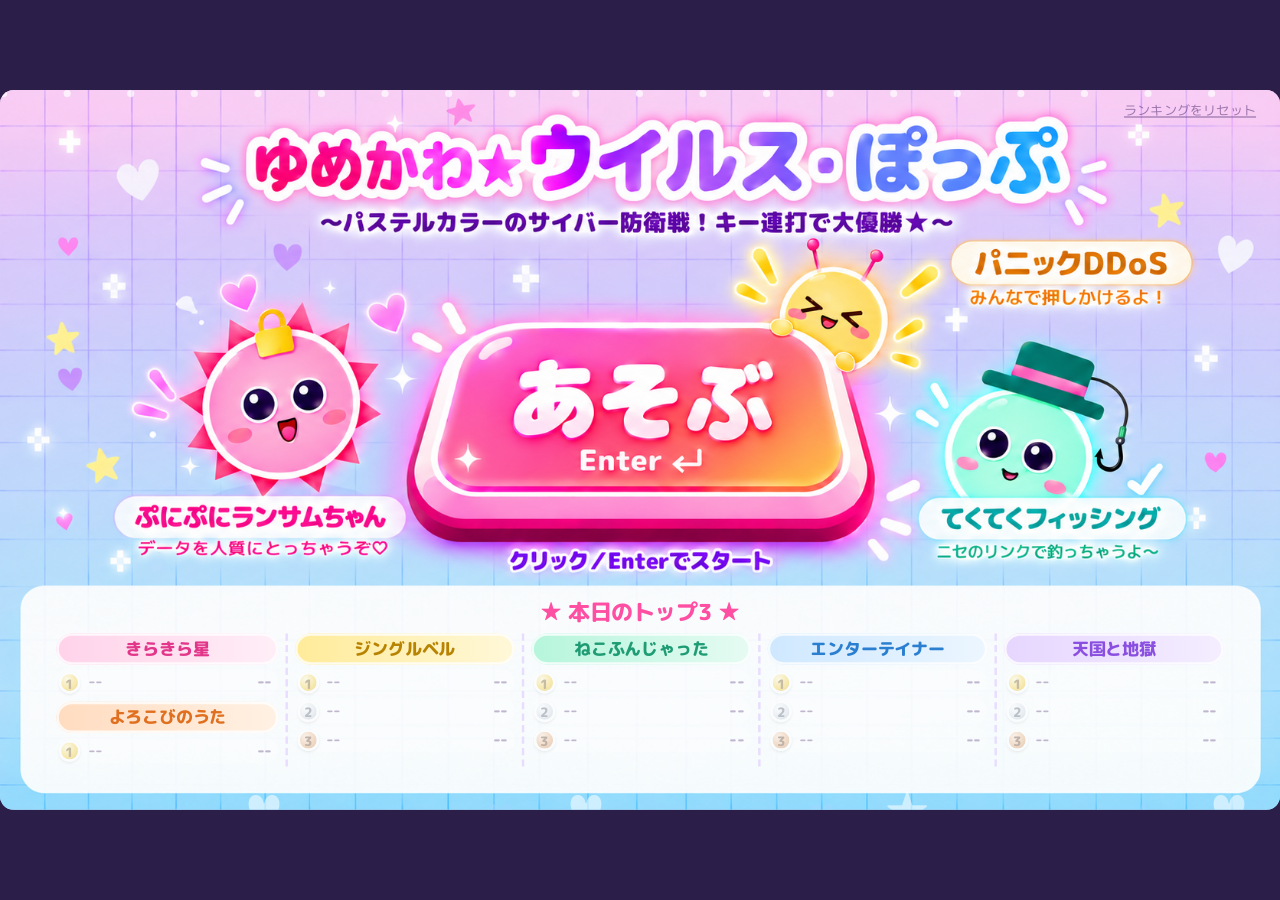
<file: index.html>
<!DOCTYPE html>
<!--
  ============================================================
  ゆめかわ★ウイルス・ぽっぷ　画面（index.html・松井）
  ------------------------------------------------------------
  ・4つの画面（タイトル／セレクト／プレイ／リザルト）の入れ物。表示するのは1つだけ（class="on" の画面）。画面の切り替えは screens.js。
  ・画面の id は仕様書 10.3 のとおり。担当ごとのファイルは仕様書 2.2 を参照。
  ・中身が空の入れ物（曲カード、プレイ画面のレーン・スコアなど、リザルト画面の認定証の値・ランキングなど）は、
    JavaScript（screens.js、中山さんの view.js / game.js）が画面を出すときに作る。
  ・キャラ（ウイルス3体）は全画面で同じ形。HTMLの形と見た目は chara.css を参照。
  ============================================================
-->
<html lang="ja"><head><meta charset="utf-8"><meta name="viewport" content="width=device-width,initial-scale=1">
<title>ゆめかわ★ウイルス・ぽっぷ</title>
<link rel="stylesheet" href="chara.css">
<link rel="stylesheet" href="style.css">
<link rel="stylesheet" href="result.css">
</head><body>

<!-- #app（外枠）の中に #stage（舞台 1067×600）があり、その中に4つの画面が重なっている -->
<div id="app"><div id="stage">

<!-- 背景に浮かぶハート・星（全画面共通。個々の要素は screens.js が作る）。飾りなので、読み上げない（aria-hidden） -->
<div id="fl" aria-hidden="true"></div>

<!-- タイトル画面：最初に表示される。Enter／あそぶボタンでセレクト画面へ -->
<section id="title" class="scr on">
 <!-- ページの見出し（読み上げ用）。タイトルは絵に描かれているので、画面には出さない（見えない大きさにして、はみ出した所を切る） -->
 <h1 style="position:absolute;width:1px;height:1px;margin:0;overflow:hidden;clip-path:inset(50%);white-space:nowrap">ゆめかわ★ウイルス・ぽっぷ</h1>
 <!-- 背景は1枚の絵（images/title.png）。タイトル・キャラ3体・名前とセリフ・「あそぶ」ボタン・「クリック／Enterでスタート」は、絵に描かれている（仕様書 3.2） -->
 <!-- スタッフ用：右上の隅に小さく（パスワードつき。仕様書 3.2） -->
 <button class="sm" id="rst">ランキングをリセット</button>
 <!-- 絵のボタンの上に重ねる、透明な「あそぶ」ボタン。文字は見えないが、読み上げ用に残す -->
 <button id="go"><b>あそぶ</b><small>Enter</small></button>
 <!-- 本日のトップ3：絵の下の白いパネルに重ねる。曲ごとに上位3人（難易度順）。中身は screens.js の renderToday が作る（仕様書 3.2、8.3） -->
 <div id="today">
  <h3>★ 本日のトップ3 ★</h3>
  <div class="tr"></div>
 </div>
</section>

<!-- 曲選択画面：曲カード（#cards）とキー案内（.hint）の中身は、screens.js の buildCards が SONGS から作る（仕様書 3.3） -->
<section id="select" class="scr">
 <!-- タイトルへ戻るボタン：おうちのマークだけの小さな丸いボタン（左上の隅）。aria-label は読み上げ用の名前（画面には出ない）。乗せたときのチップ（title）は、雰囲気に合わないので付けない -->
 <button class="back" id="sback" aria-label="タイトルへ"><svg viewBox="0 0 24 24" width="24" height="24" aria-hidden="true"><path d="M12 3 2 11.5h3V21h5.5v-6h3v6H19v-9.5h3z" fill="currentColor"/></svg></button>
 <h2 class="hd">きょくをえらんでね</h2>
 <div id="cards"></div>
 <div class="tip">上から落ちてくるウイルスが、下のラインに重なった瞬間にキーを叩いて撃退！<br>見逃すとサーバーHP（ハート）が減るよ。0になったらサーバーダウン…！</div>
 <p class="hint"></p>
</section>

<!-- プレイ画面：レーンとウイルス（#lanes, #field）と、スコアなどの表示（#hud）。中身は中山さんの view.js / game.js が作る（仕様書 3.4） -->
<div id="play" class="scr">
 <div id="lanes"></div>
 <div id="field"></div>
 <div id="hud">
  <div class="hp1" id="hl">
   <div id="sn"></div>
   <div class="lb">SCORE</div><div id="sc"></div>
   <div id="cb"></div>
  </div>
  <div class="hp1" id="hr">
   <div id="hpl">サーバーHP</div>
   <div id="hp"></div>
   <div id="tm"></div>
   <div id="bar"><i id="bi"></i></div>
  </div>
  <div id="jd"></div>
  <div id="rd"></div>
  <div class="esc">Space：スタート　Esc：やめる</div>
 </div>
</div>

<!-- リザルト画面：左に認定証（.cert）と豆知識（#tip）、右にランキング（#rl）。見た目は result.css -->
<section id="result" class="scr">
 <!-- タイトルへ戻るボタン（セレクト画面と同じ、おうちのマーク） -->
 <button class="back" id="rback" aria-label="タイトルへ"><svg viewBox="0 0 24 24" width="24" height="24" aria-hidden="true"><path d="M12 3 2 11.5h3V21h5.5v-6h3v6H19v-9.5h3z" fill="currentColor"/></svg></button>
 <div class="rleft">
  <div class="cert"><div class="in">
   <h2>ゆめかわサイバーアナリスト認定証</h2>
   <p id="rn"></p>
   <div class="rank" id="rk"></div>
   <p id="rcm"></p>
   <p id="rt"></p>
   <p id="rs"></p>
   <p id="rm"></p>
   <div class="ft">
    <div class="deco" aria-hidden="true"><div class="slot"><div class="ch"><i class="stars"></i><div class="fc c0"><i class="lk"></i><i class="e"></i><i class="e r"></i><i class="bl"></i><i class="bl r"></i><i class="m"></i></div></div></div><div class="slot"><div class="ch"><div class="fc c1"><i class="hk"></i><i class="cr"></i><i class="br"></i><i class="e"></i><i class="e r"></i><i class="bl"></i><i class="bl r"></i><i class="m"></i></div></div></div><div class="slot"><div class="ch"><div class="fc c2"><i class="an"></i><i class="an r"></i><i class="xx">&gt;_&lt;</i><i class="bl"></i><i class="bl r"></i></div></div></div></div>
    <div class="stamp">認定</div>
   </div>
   <p id="rday"></p>
  </div></div>
  <!-- 【できれば】豆知識：tips.js の TIPS から1つを選んで表示する（仕様書 3.5、8.4） -->
  <div id="tip"><h3>💡 セキュリティ豆知識</h3><p id="tipt"></p></div>
 </div>
 <div class="rside">
  <h2 id="rh"></h2>
  <div class="rlbox">
   <h3>この曲のランキング</h3>
   <!-- ランキングの見出し：列はランキングの行（#rl li）とそろえる。見た目は result.css（岡野）。#rl の中に入れると screens.js が書き直すたびに消えるので、外に置く -->
   <div id="rlh"><span>順位</span><span>なまえ</span><span>スコア</span><span>防衛率</span></div>
   <ol id="rl"></ol>
   <!-- 【できれば】名前の入力：10位以内に入ったときだけ表示する（仕様書 3.5） -->
   <p id="nmh">ランクイン！ なまえを入れて Enter（6文字まで）<br>そのまま Enter で「ななし」になるよ</p>
  </div>
  <div class="row">
   <button class="btn hot" id="again">もういちどあそぶ <small>[Enter]</small></button>
   <button class="btn" id="home">きょくをえらぶ <small>[Space]</small></button>
   <!-- 学園祭の展示用：おわる（タイトルへ。「またあそんでね♡」の切りかえで戻る） -->
   <button class="btn" id="end">おわる <small>[Esc]</small></button>
  </div>
  <p class="snap">スマホで撮って記念にしてね📷</p>
 </div>
</section>

</div></div>

<!-- JavaScript：読み込む順番は仕様書 2.2 のとおり（screens.js が最後） -->
<script src="charts.js"></script>
<script src="ranking.js"></script>
<script src="tips.js"></script>
<script src="audio.js"></script>
<script src="view.js"></script>
<script src="game.js"></script>
<script src="screens.js"></script>
</body></html>
</file>
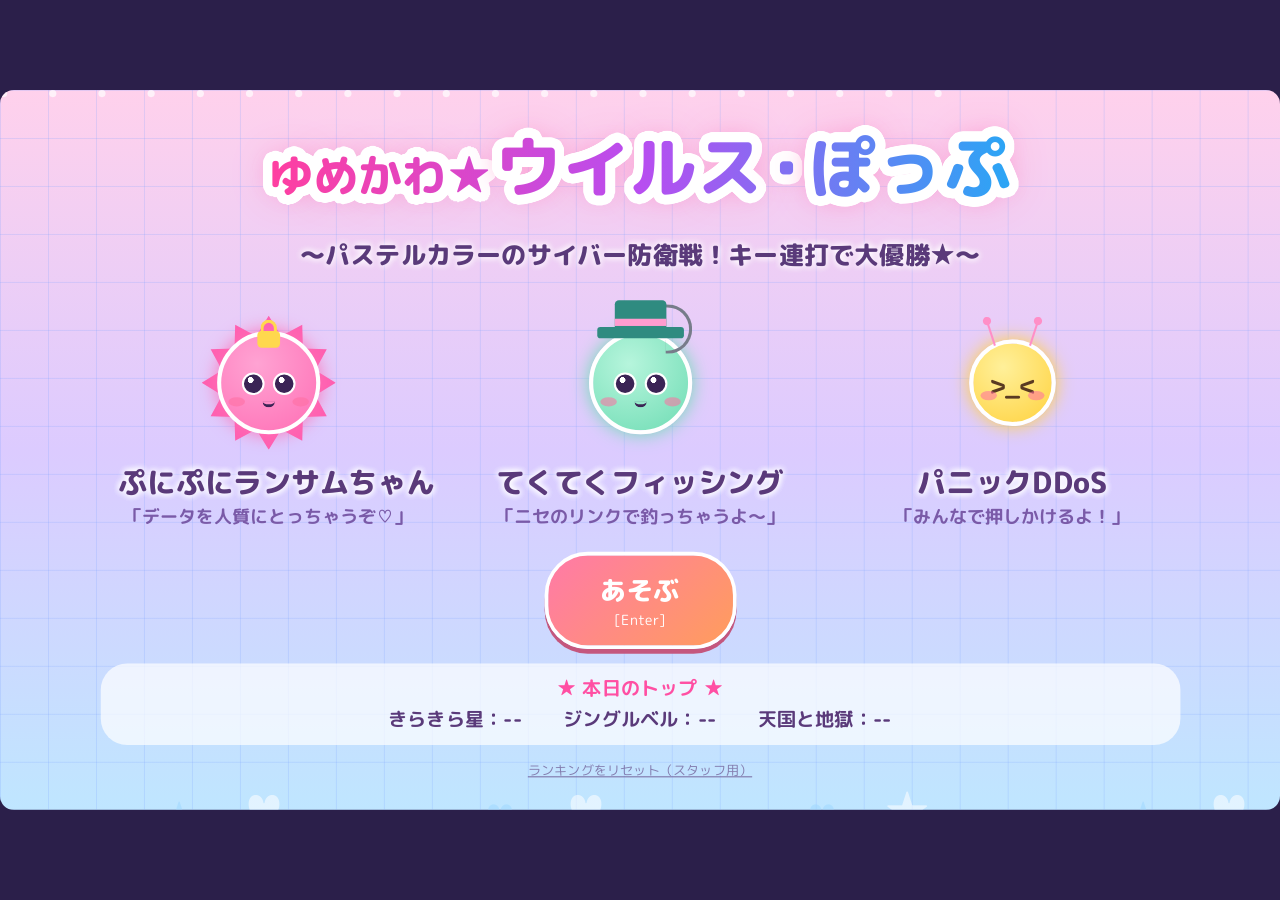
<file: sample/index.html>
<!DOCTYPE html>
<!--
  ============================================================
  ゆめかわ★ウイルス・ぽっぷ　見本ソース（仕様書 第2版に合わせた、動く見本）
  ------------------------------------------------------------
  ・見た目は画面モックアップ、動きは仕様書のとおり。1ファイルにまとめてある。
  ・<script> の中は、本番のファイル分け（仕様書 2.2）ごとに「===== ファイル名 =====」で区切ってある。
    担当のファイルを作るときは、その区切りの部分を見本にする（そのままコピーしてもよい）。
  ・ファイルをまたぐ呼び出しは、仕様書 10.1 の関数だけを使っている。
  ・フォントは fonts/ フォルダを使う（index.html と同じ場所に置く）。
  ・天国と地獄の譜面は【仮】。本物のメロディは、中山さんが耳で確かめて直す。
  ============================================================
-->
<html lang="ja"><head><meta charset="utf-8"><meta name="viewport" content="width=device-width,initial-scale=1">
<title>ゆめかわ★ウイルス・ぽっぷ（見本）</title>
<style>
/* ============================================================
   chara.css（松井）　キャラ（ウイルス3体）の見た目。全画面で共通
   ------------------------------------------------------------
   ・タイトル、セレクト、プレイ、リザルトの4画面で、同じキャラを使う（仕様書 6章）。
   ・HTMLの形（3種類とも、この形をコピーして使う）：
       ランサムちゃん：<div class="ch"><i class="stars"></i><div class="fc c0"><i class="lk"></i><i class="e"></i><i class="e r"></i><i class="bl"></i><i class="bl r"></i><i class="m"></i></div></div>
       フィッシング　：<div class="ch"><div class="fc c1"><i class="hk"></i><i class="cr"></i><i class="br"></i><i class="e"></i><i class="e r"></i><i class="bl"></i><i class="bl r"></i><i class="m"></i></div></div>
       DDoS　　　　　：<div class="ch"><div class="fc c2"><i class="an"></i><i class="an r"></i><i class="xx">&gt;_&lt;</i><i class="bl"></i><i class="bl r"></i></div></div>
       ※ フィッシングは class="fc c1 santa" にすると、サンタの帽子になる。
   ・大きさは --s（倍率）で変える。.ch は 130×130 の箱で、その中心に顔が来る。
   ・※ キャラの部品のクラス名（.e .bl .m .lk .cr .br .hk .an .xx）は、他の場所では使わない（見た目が混ざる）。
   ============================================================ */

/* キャラ1体の箱（130×130）。中心に顔を置き、上下にゆらゆら動く（bob）。--s で大きさを変える */
.ch{--s:1;position:relative;width:130px;height:130px;display:grid;place-items:center;scale:var(--s);animation:bob 2.4s ease-in-out infinite}
@keyframes bob{50%{transform:translateY(-8px)}}

/* 小さく並べるとき用の枠（セレクト画面のカード、認定証の飾り）。--w が枠の大きさ。中の .ch を枠の中心に置く */
.slot{--w:76px;position:relative;flex:none;width:var(--w);height:var(--w)}
.slot .ch{position:absolute;left:50%;top:50%;margin:-65px 0 0 -65px}

/* 顔の共通部分（丸・白い縁・光）。色は .c0 .c1 .c2 の --c1 --c2 で変える。中の i 要素が目・ほほ・口になる */
.fc{position:relative;width:100px;height:100px;border-radius:50%;border:4px solid #fff;background:radial-gradient(circle at 38% 30%,var(--c1),var(--c2));box-shadow:0 0 18px var(--c2)}
.fc i{position:absolute;display:block;font-style:normal}
.fc .e{top:36px;left:20px;width:22px;height:22px;border-radius:50%;border:2px solid #fff;background:radial-gradient(circle at 36% 30%,#fff 0 16%,transparent 18%),#3b2455}
.fc .e.r{left:auto;right:20px}
.fc .bl{top:60px;left:7px;width:16px;height:9px;border-radius:50%;background:rgba(255,110,160,.55)}
.fc .bl.r{left:auto;right:7px}
.fc .m{left:50%;top:64px;width:12px;height:6px;margin-left:-6px;border-bottom:3px solid #3b2455;border-radius:0 0 12px 12px}
.c0{--c1:#ffa3d3;--c2:#ff6fb5}.c1{--c1:#b6f5dc;--c2:#6fdcb4}.c2{--c1:#fff09a;--c2:#ffd23f}

/* ランサムちゃん：後ろのトゲ（星形）と、頭の上の鍵 */
.stars{position:absolute;left:50%;top:50%;width:130px;height:130px;margin:-65px 0 0 -65px;background:#ff5fb0;animation:spin 14s linear infinite;
  clip-path:polygon(100.0% 50.0%,84.8% 59.3%,93.3% 75.0%,75.5% 75.5%,75.0% 93.3%,59.3% 84.8%,50.0% 100.0%,40.7% 84.8%,25.0% 93.3%,24.5% 75.5%,6.7% 75.0%,15.2% 59.3%,0.0% 50.0%,15.2% 40.7%,6.7% 25.0%,24.5% 24.5%,25.0% 6.7%,40.7% 15.2%,50.0% 0.0%,59.3% 15.2%,75.0% 6.7%,75.5% 24.5%,93.3% 25.0%,84.8% 40.7%)}
@keyframes spin{to{transform:rotate(360deg)}}
.lk{left:50%;top:-4px;width:22px;height:16px;margin-left:-11px;background:#ffd84d;border-radius:4px}
.lk::before{content:"";position:absolute;left:3px;top:-11px;width:10px;height:11px;border:3px solid #ffd84d;border-bottom:0;border-radius:8px 8px 0 0}

/* フィッシング：帽子（.cr 上の部分、.br つば）と、釣り針（.hk） */
.cr{left:50%;top:-34px;width:50px;height:30px;margin-left:-25px;background:#2f8b80;border-radius:4px 4px 0 0}
.cr::after{content:"";position:absolute;left:0;right:0;bottom:5px;height:7px;background:#ff9ccf}
.br{left:50%;top:-8px;width:84px;height:11px;margin-left:-42px;background:#2f8b80;border-radius:3px}
.hk{left:50%;top:-30px;margin-left:24px;width:26px;height:48px;border:3px solid #777c8a;border-left:0;border-radius:0 24px 24px 0}

/* フィッシングの季節の帽子：.fc に santa を足すと、帽子がサンタの帽子になる（ジングルベルのカードと、ジングルベルのプレイ中に使う） */
.santa .br{top:-2px;box-shadow:0 2px 3px rgba(150,40,80,.25);width:88px;height:14px;margin-left:-44px;background:#fff;border-radius:8px}
.santa .cr{top:-36px;width:56px;height:38px;margin-left:-30px;background:linear-gradient(#ff6f8e,#e8335a);border-radius:0;clip-path:polygon(0 100%,100% 100%,75% 0)}
.santa .cr::after{display:none}
.santa .br::after{content:"";position:absolute;left:49px;top:-41px;width:14px;height:14px;border-radius:50%;background:#fff}

/* DDoS：少し小さい顔、触角（.an）、＞_＜の顔（.xx） */
.c2.fc{width:84px;height:84px}
.an{top:-22px;left:20px;width:2px;height:24px;background:#ff8fc7;transform-origin:bottom;transform:rotate(-18deg)}
.an::before{content:"";position:absolute;left:-3px;top:-5px;width:8px;height:8px;border-radius:50%;background:#ff8fc7}
.an.r{left:auto;right:20px;transform:rotate(18deg)}
.xx{left:0;right:0;top:22px;text-align:center;font-size:24px;font-weight:900;color:#5a3a22}
.c2.fc .bl{top:46px}

/* ============================================================
   style.css（松井）　全体・タイトル・曲選択・プレイ画面の見た目
   ------------------------------------------------------------
   ・リザルト画面（認定証）の見た目は result.css（岡野）に書く。
   ・元になったのは index_3songs.html の <style>。
   ============================================================ */
/* フォント：丸ゴシックの「M PLUS Rounded 1c」を fonts/ に同梱（ネットなしでも表示できる。ライセンスは fonts/OFL.txt）。
   太さは3種類：400（ふつう）、700（太字）、800（極太。900を指定したときもこれを使う） */
@font-face{font-family:"Yumekawa";src:url(fonts/MPLUSRounded1c-Regular.woff2) format("woff2");font-weight:400}
@font-face{font-family:"Yumekawa";src:url(fonts/MPLUSRounded1c-Bold.woff2) format("woff2");font-weight:700}
@font-face{font-family:"Yumekawa";src:url(fonts/MPLUSRounded1c-ExtraBold.woff2) format("woff2");font-weight:800 900}
/* CSS変数：よく使う色を名前で登録（--pk=ピンク、--bl=水色、--ink=文字色、--hy=判定ラインの高さ） */
:root{--pk:#ff8fc7;--bl:#4fd8ff;--ink:#5a3a7a;--hy:500px}
*{box-sizing:border-box}
/* ページ全体：余白をなくし、画面いっぱいに。body は grid で中身を中央に置く */
html,body{margin:0;height:100%;background:#2b1f4a;font-family:"Yumekawa","Hiragino Maru Gothic ProN","Yu Gothic UI",Meiryo,sans-serif;color:var(--ink)}
body{display:grid;place-items:center}
/* #app：ゲーム全体の外枠。大きさは JavaScript の fit() が、画面に合わせて設定する */
#app{position:relative;overflow:hidden;border-radius:14px}
/* #stage：ゲームの「舞台」。内部サイズは 1067×600（16:9）で作り、transform:scale() で画面に合わせて拡大縮小する。font-size は文字サイズの基準 */
#stage{position:absolute;left:0;top:0;width:1067px;height:600px;transform-origin:0 0;font-size:18px;overflow:hidden;background:linear-gradient(rgba(120,160,255,.22) 1px,transparent 1px) 0 0/40px 40px,linear-gradient(90deg,rgba(120,160,255,.22) 1px,transparent 1px) 0 0/40px 40px,linear-gradient(180deg,#ffd1ec,#dccbff 50%,#bfe6ff)}
/* --- ゲーム画面 --- */
/* 背景のキラキラ（小さな白い点）。fall アニメーションで上から下へ流れ続ける */
.spk{position:absolute;width:6px;height:6px;border-radius:50%;background:#fff;opacity:.7;animation:fall linear infinite}
@keyframes fall{from{transform:translateY(-10px)}to{transform:translateY(610px)}}
/* レーン（ウイルスが落ちる縦の帯）。水色の縦線で区切る */
.lane{position:absolute;top:0;bottom:0;width:110px;background:rgba(255,255,255,.38);border:0 solid #6fd8ff;border-width:0 2px;box-shadow:0 0 10px rgba(111,216,255,.6)}
/* 判定ライン（ピンクの横線）と、判定リング（レーンごとの色の輪）。押したとき .f が付くと、色で塗りつぶされて大きくなる */
.jl{position:absolute;left:313px;width:441px;top:calc(var(--hy) - 3px);height:6px;border-radius:3px;background:#ff66b0;box-shadow:0 0 8px #ff66b0}
.rc{position:absolute;top:calc(var(--hy) - 40px);left:15px;width:80px;height:80px;border-radius:50%;border:6px solid var(--c);background:transparent;box-shadow:0 0 8px var(--c)}
.rc.f{background:var(--c);transform:scale(1.15)}
/* 押すキーの名前（判定リングの下の白い札） */
.kl{position:absolute;top:calc(var(--hy) + 52px);width:56px;height:36px;border-radius:12px;background:#fff;font-size:24px;font-weight:800;line-height:36px;text-align:center;color:#6a3fb0}
.esc{position:absolute;left:20px;bottom:10px;font-size:14px;font-weight:700;color:#7a5aa8}
/* HUD：左の札（曲名・スコア・コンボ）と、右の札（サーバーHP・のこり時間） */
#hud{position:absolute;inset:0;pointer-events:none;font-weight:800}
.hp1{position:absolute;padding:12px 18px;border-radius:22px;background:rgba(255,255,255,.75);text-align:center}
#hl{left:16px;top:16px;width:215px}
#hr{right:16px;top:16px;width:235px}
#sn{font-size:16px;color:#8a5cf0}
.lb{font-size:15px;color:#ff4fa3;margin-top:6px}
#sc{font-size:34px;line-height:1.1;color:#3b2455}
#cb{font-size:20px;color:#6a3fb0;margin-top:4px}
#hpl{font-size:16px;color:#ff4fa3}
#hp{display:grid;grid-template-columns:repeat(5,1fr);margin:4px 0;font-size:30px;line-height:1.15;color:#ff4fa3}
#hp i{font-style:normal}
#hp i.off{color:rgba(255,160,200,.35)}
#tm{font-size:20px;color:#3b2455}
#bar{height:12px;margin-top:6px;border-radius:6px;background:rgba(180,150,230,.3);overflow:hidden}
#bar i{display:block;height:100%;width:0;border-radius:6px;background:#8a5cf0}
/* 判定テキスト（大優勝！など）。普段は透明。.pop クラスが付くと pop アニメーションで上に浮かんで消える */
#jd{position:absolute;left:0;right:0;top:250px;text-align:center;font-size:44px;opacity:0;text-shadow:3.0px 0.0px 0 #fff,2.9px 0.8px 0 #fff,2.6px 1.5px 0 #fff,2.1px 2.1px 0 #fff,1.5px 2.6px 0 #fff,0.8px 2.9px 0 #fff,0.0px 3.0px 0 #fff,-0.8px 2.9px 0 #fff,-1.5px 2.6px 0 #fff,-2.1px 2.1px 0 #fff,-2.6px 1.5px 0 #fff,-2.9px 0.8px 0 #fff,-3.0px 0.0px 0 #fff,-2.9px -0.8px 0 #fff,-2.6px -1.5px 0 #fff,-2.1px -2.1px 0 #fff,-1.5px -2.6px 0 #fff,-0.8px -2.9px 0 #fff,-0.0px -3.0px 0 #fff,0.8px -2.9px 0 #fff,1.5px -2.6px 0 #fff,2.1px -2.1px 0 #fff,2.6px -1.5px 0 #fff,2.9px -0.8px 0 #fff}
#jd.pop{animation:pop .6s ease-out}
@keyframes pop{from{opacity:1;transform:translateY(0)}to{opacity:0;transform:translateY(-24px)}}
#rd{position:absolute;left:0;right:0;top:290px;text-align:center;font-size:30px;text-shadow:0 0 4px #fff,0 0 4px #fff}
/* ヒット演出の粒。--dx / --dy（飛ぶ距離）を JavaScript から渡し、burst アニメーションで広がって消える */
.p{position:absolute;width:10px;height:10px;border-radius:50%;background:var(--c);animation:burst .5s ease-out forwards}
@keyframes burst{to{transform:translate(var(--dx),var(--dy)) scale(.2);opacity:0}}
/* --- プレイ画面のウイルス --- */
/* ウイルス1体分の入れ物。大きさ0の点にして、位置は transform:translate() で動かす（view.js の mkVirus が作る）。
   中身はタイトル画面と同じキャラ（chara.css）。.ch（130×130）を点の中心に置き、--s で小さくする */
.v{position:absolute;left:0;top:0;width:0;height:0;will-change:transform}
.v .ch{position:absolute;left:-65px;top:-65px;--s:.62}
/* --- 画面 --- */
/* 画面（タイトル／リザルト）の共通スタイル。普段は display:none で隠し、.on が付いた画面だけ表示する（show() が切り替える） */
.scr{position:absolute;inset:0;display:none;flex-direction:column;align-items:center;justify-content:center;gap:11px;text-align:center;z-index:1}
.scr.on{display:flex}
h1{margin:0;font-size:47px;line-height:1.1;color:#fff;-webkit-text-stroke:3px var(--pk);paint-order:stroke fill;text-shadow:4px 4px 0 var(--bl)}
p{margin:0}.sub{font-weight:700}
.row{display:flex;gap:18px;align-items:stretch;justify-content:center}
/* ボタンの見た目（ピンクのグラデーション）。.hot を付けるとオレンジ系になる */
.btn{font:inherit;font-weight:800;color:#fff;border:3px solid #fff;border-radius:36px;padding:12px 22px;cursor:pointer;background:linear-gradient(135deg,var(--pk),#c7a6ff);box-shadow:0 4px 0 #c46fa3}
.btn.hot{background:linear-gradient(135deg,#ff7aa8,#ff9d5c);box-shadow:0 4px 0 #c4577e}
.btn small{display:block;font-weight:500;font-size:12px}
.btn:hover,.btn:focus-visible{transform:translateY(-2px);outline:3px solid var(--bl)}
.sm{font:inherit;font-size:11px;background:none;border:0;color:var(--ink);opacity:.6;cursor:pointer;text-decoration:underline}
kbd{display:inline-block;min-width:28px;padding:1px 7px;border-radius:7px;background:#fff;border:2px solid var(--pk);font:inherit;font-weight:800}

/* --- 画面の出し分け（プレイ画面も .scr の仲間にして、.on が付いた画面だけ表示する） --- */
#play{display:none;background:none}
#play.on{display:block}

/* --- 曲選択画面（#select） --- */
.hd{margin:0;font-size:40px;font-weight:900;color:#ff4fa3;text-shadow:5.0px 0.0px 0 #fff,5.0px 0.6px 0 #fff,4.9px 1.1px 0 #fff,4.7px 1.7px 0 #fff,4.5px 2.2px 0 #fff,4.2px 2.7px 0 #fff,3.9px 3.1px 0 #fff,3.5px 3.5px 0 #fff,3.1px 3.9px 0 #fff,2.7px 4.2px 0 #fff,2.2px 4.5px 0 #fff,1.7px 4.7px 0 #fff,1.1px 4.9px 0 #fff,0.6px 5.0px 0 #fff,0.0px 5.0px 0 #fff,-0.6px 5.0px 0 #fff,-1.1px 4.9px 0 #fff,-1.7px 4.7px 0 #fff,-2.2px 4.5px 0 #fff,-2.7px 4.2px 0 #fff,-3.1px 3.9px 0 #fff,-3.5px 3.5px 0 #fff,-3.9px 3.1px 0 #fff,-4.2px 2.7px 0 #fff,-4.5px 2.2px 0 #fff,-4.7px 1.7px 0 #fff,-4.9px 1.1px 0 #fff,-5.0px 0.6px 0 #fff,-5.0px 0.0px 0 #fff,-5.0px -0.6px 0 #fff,-4.9px -1.1px 0 #fff,-4.7px -1.7px 0 #fff,-4.5px -2.2px 0 #fff,-4.2px -2.7px 0 #fff,-3.9px -3.1px 0 #fff,-3.5px -3.5px 0 #fff,-3.1px -3.9px 0 #fff,-2.7px -4.2px 0 #fff,-2.2px -4.5px 0 #fff,-1.7px -4.7px 0 #fff,-1.1px -4.9px 0 #fff,-0.6px -5.0px 0 #fff,-0.0px -5.0px 0 #fff,0.6px -5.0px 0 #fff,1.1px -4.9px 0 #fff,1.7px -4.7px 0 #fff,2.2px -4.5px 0 #fff,2.7px -4.2px 0 #fff,3.1px -3.9px 0 #fff,3.5px -3.5px 0 #fff,3.9px -3.1px 0 #fff,4.2px -2.7px 0 #fff,4.5px -2.2px 0 #fff,4.7px -1.7px 0 #fff,4.9px -1.1px 0 #fff,5.0px -0.6px 0 #fff,0 0 14px #ff8fc7}

/* --- タイトル画面の「本日のトップ」（#today）：曲ごとに1行 --- */
#today{width:900px;padding:8px 24px 10px;border-radius:22px;background:rgba(255,255,255,.7);font-size:16px;font-weight:700;line-height:1.5;color:var(--ink)}
#today h3{margin:0 0 2px;font-size:16px;color:#ff4fa3}
#today .tr{display:flex;justify-content:center;gap:34px}
#today .tr em{font-style:normal;font-weight:900}

/* ここから下はタイトル画面専用のCSS。タイトル文字・キャラ3体・背景の格子など */
/* --- タイトル画面（キャラ紹介デザイン） --- */
#title{justify-content:center;gap:12px}
#title #go{margin-top:6px;padding:12px 44px;font-size:22px}
/* 背景に浮かぶハート・星の置き場。個々の要素は JavaScript が作り、rise アニメーションで上に昇る */
#fl{position:absolute;inset:0;overflow:hidden;pointer-events:none;z-index:0}
#fl i{position:absolute;bottom:-30px;font-style:normal;opacity:.55;animation:rise linear infinite}
@keyframes rise{to{transform:translateY(-660px) rotate(20deg)}}
/* タイトル文字：同じ文字を2枚重ねている。.bk＝白い縁取り＋光（奥）、.fr＝虹色グラデーション（手前）。背景グラデーションを文字の形で切り抜く（background-clip:text） */
.ttl{display:grid;justify-items:center;margin:8px 0 10px;font-size:56px;font-weight:900;line-height:1.2;white-space:nowrap}
.ttl span{grid-area:1/1}
.ttl small{font-size:.66em;margin-right:.08em}  /* 「ゆめかわ★」は枕詞なので小さく */
.ttl i{font-style:normal;margin:0 -.16em}       /* 「・」の両側を詰めて、「ウイルス・ぽっぷ」をひとまとまりに */
.ttl .bk{color:#fff;text-shadow:8.0px 0.0px 0 #fff,7.9px 0.9px 0 #fff,7.8px 1.8px 0 #fff,7.6px 2.6px 0 #fff,7.2px 3.5px 0 #fff,6.8px 4.3px 0 #fff,6.3px 5.0px 0 #fff,5.7px 5.7px 0 #fff,5.0px 6.3px 0 #fff,4.3px 6.8px 0 #fff,3.5px 7.2px 0 #fff,2.6px 7.6px 0 #fff,1.8px 7.8px 0 #fff,0.9px 7.9px 0 #fff,0.0px 8.0px 0 #fff,-0.9px 7.9px 0 #fff,-1.8px 7.8px 0 #fff,-2.6px 7.6px 0 #fff,-3.5px 7.2px 0 #fff,-4.3px 6.8px 0 #fff,-5.0px 6.3px 0 #fff,-5.7px 5.7px 0 #fff,-6.3px 5.0px 0 #fff,-6.8px 4.3px 0 #fff,-7.2px 3.5px 0 #fff,-7.6px 2.6px 0 #fff,-7.8px 1.8px 0 #fff,-7.9px 0.9px 0 #fff,-8.0px 0.0px 0 #fff,-7.9px -0.9px 0 #fff,-7.8px -1.8px 0 #fff,-7.6px -2.6px 0 #fff,-7.2px -3.5px 0 #fff,-6.8px -4.3px 0 #fff,-6.3px -5.0px 0 #fff,-5.7px -5.7px 0 #fff,-5.0px -6.3px 0 #fff,-4.3px -6.8px 0 #fff,-3.5px -7.2px 0 #fff,-2.6px -7.6px 0 #fff,-1.8px -7.8px 0 #fff,-0.9px -7.9px 0 #fff,-0.0px -8.0px 0 #fff,0.9px -7.9px 0 #fff,1.8px -7.8px 0 #fff,2.6px -7.6px 0 #fff,3.5px -7.2px 0 #fff,4.3px -6.8px 0 #fff,5.0px -6.3px 0 #fff,5.7px -5.7px 0 #fff,6.3px -5.0px 0 #fff,6.8px -4.3px 0 #fff,7.2px -3.5px 0 #fff,7.6px -2.6px 0 #fff,7.8px -1.8px 0 #fff,7.9px -0.9px 0 #fff,0 0 18px #ff8fc7,0 0 34px #ff8fc7}
.ttl .fr{background:linear-gradient(90deg,#ff3fa0,#b84df0 50%,#2aa6f5);-webkit-background-clip:text;background-clip:text;color:transparent}
.sub2{font-size:21px;font-weight:800;text-shadow:0 0 6px #fff,0 0 6px #fff}
.chars{display:flex;gap:60px;margin-top:14px}
.cc{width:250px}
.cc .ch{--s:.86;margin:0 auto -8px}  /* 題字・サブタイトルとぶつからないよう、少し小さく */
.cc:nth-child(2) .ch{animation-delay:-.8s}.cc:nth-child(3) .ch{animation-delay:-1.6s}
.nm{white-space:nowrap;margin-top:8px;font-size:24px;font-weight:800;text-shadow:0 0 6px #fff,0 0 6px #fff,0 0 6px #fff}
.qt{font-size:15px;font-weight:700;color:#7a5aa8}

/* --- セレクト画面の曲カード（クラス名は s で始める。.cr などはキャラの部品で使っていて、同じ名前だと見た目が混ざってしまう）
   3枚を横に並べる。.on が付いたものが「選んでいる曲」（青い枠で強調）。カードの中は、上から 曲名 → キャラ → 星とラベル → レーン・長さ → キー --- */
#select{gap:22px}
/* --- タイトルへ戻るボタン（セレクト画面とリザルト画面の左上）。.back を付けたボタン --- */
.back{position:absolute;left:16px;top:10px;font:inherit;font-size:14px;font-weight:700;color:var(--ink);padding:3px 14px;border:2px solid #cdb6ff;border-radius:16px;background:rgba(255,255,255,.8);cursor:pointer;z-index:2}
.back:hover,.back:focus-visible{background:#fff;border-color:#6fb3ff;outline:none}
.back small{font-size:11px;font-weight:500;opacity:.7}
.back:disabled{opacity:.4;cursor:default}
#cards{display:flex;gap:32px}
.card{width:286px;padding:18px 20px 20px;display:flex;flex-direction:column;align-items:center;gap:8px;border:3px solid #cdb6ff;border-radius:24px;background:rgba(255,255,255,.72);cursor:pointer}
.card.on{border-color:#6fb3ff;background:#fff;box-shadow:0 0 0 5px rgba(100,170,255,.45)}
.card .slot{--w:100px;margin:12px 0 0}
.card .ch{--s:.72}
.scn{font-size:22px;font-weight:800;display:flex;align-items:center;gap:8px;white-space:nowrap}
.scn b{display:grid;place-items:center;width:28px;height:28px;border-radius:50%;color:#fff;font-size:16px}
.srow{display:flex;align-items:center;gap:10px}
.sstar{font-size:20px;color:#f5a623}
.slb{display:inline-block;white-space:nowrap;padding:1px 14px;border-radius:14px;color:#fff;font-size:15px;font-weight:800}
.sinfo{font-size:15px;font-weight:700}
.skey{margin-top:-4px;font-size:13px;font-weight:700;opacity:.7}
.tip{width:800px;padding:12px 24px;border-radius:20px;background:rgba(255,255,255,.72);font-size:15px;font-weight:700;line-height:1.6}
.hint{font-size:14px;font-weight:700;color:#7a5aa8}

/* ============================================================
   result.css（岡野）　リザルト画面（認定証・ランキング）の見た目
   ------------------------------------------------------------
   ・触るのはこのファイルだけ。HTMLの構造（index.html の #result）は松井が作る。
   ・使える id / class：
       .cert（認定証の枠）、#rn（曲名）、#rk（ランク）、#rcm（ランクのコメント）、#rt（防衛率）、
       #rs（スコア）、#rm（最大コンボ）、.stamp（認定スタンプ）、.slot（キャラの飾りの枠）、#rday（日付）、
       #rh（見出し：防衛成功／サーバーダウン）、#rl（ランキング）、#rl .me（今回の記録の強調）、#again、#home（ボタン）
       【できれば】#nm（名前の入力欄）、#nmh（名前の案内）、#tip（豆知識の枠）、#tipt（豆知識の文）
   ・キャラの飾りは chara.css のキャラを、.slot（小さく並べる枠）に入れて使う。
   ・色の変数（--pk=ピンク、--bl=水色、--ink=文字色）と、.btn は style.css にある。
   ============================================================ */
#result{flex-direction:row;align-items:center;gap:40px;padding:0 50px}
.rleft{display:flex;flex-direction:column;gap:12px;width:440px}
.cert{position:relative;padding:12px;border-radius:26px;background:#fff;box-shadow:0 6px 18px rgba(120,80,170,.25)}
.cert .in{position:relative;padding:14px 20px 12px;border:6px double #ff8fc7;border-radius:18px;text-align:center}
.cert .in::before{content:"";position:absolute;inset:6px;border:2px solid #cdb6ff;border-radius:12px;pointer-events:none}
.cert h2{margin:0;font-size:21px;color:#a24df0}
#rn{margin:2px 0 0;font-size:14px;font-weight:700;color:#8a6aa8}
.rank{margin-top:2px;font-size:72px;font-weight:900;line-height:1.1;color:#ff4fa3;text-shadow:5.0px 0.0px 0 #ffd0ea,5.0px 0.6px 0 #ffd0ea,4.9px 1.1px 0 #ffd0ea,4.7px 1.7px 0 #ffd0ea,4.5px 2.2px 0 #ffd0ea,4.2px 2.7px 0 #ffd0ea,3.9px 3.1px 0 #ffd0ea,3.5px 3.5px 0 #ffd0ea,3.1px 3.9px 0 #ffd0ea,2.7px 4.2px 0 #ffd0ea,2.2px 4.5px 0 #ffd0ea,1.7px 4.7px 0 #ffd0ea,1.1px 4.9px 0 #ffd0ea,0.6px 5.0px 0 #ffd0ea,0.0px 5.0px 0 #ffd0ea,-0.6px 5.0px 0 #ffd0ea,-1.1px 4.9px 0 #ffd0ea,-1.7px 4.7px 0 #ffd0ea,-2.2px 4.5px 0 #ffd0ea,-2.7px 4.2px 0 #ffd0ea,-3.1px 3.9px 0 #ffd0ea,-3.5px 3.5px 0 #ffd0ea,-3.9px 3.1px 0 #ffd0ea,-4.2px 2.7px 0 #ffd0ea,-4.5px 2.2px 0 #ffd0ea,-4.7px 1.7px 0 #ffd0ea,-4.9px 1.1px 0 #ffd0ea,-5.0px 0.6px 0 #ffd0ea,-5.0px 0.0px 0 #ffd0ea,-5.0px -0.6px 0 #ffd0ea,-4.9px -1.1px 0 #ffd0ea,-4.7px -1.7px 0 #ffd0ea,-4.5px -2.2px 0 #ffd0ea,-4.2px -2.7px 0 #ffd0ea,-3.9px -3.1px 0 #ffd0ea,-3.5px -3.5px 0 #ffd0ea,-3.1px -3.9px 0 #ffd0ea,-2.7px -4.2px 0 #ffd0ea,-2.2px -4.5px 0 #ffd0ea,-1.7px -4.7px 0 #ffd0ea,-1.1px -4.9px 0 #ffd0ea,-0.6px -5.0px 0 #ffd0ea,-0.0px -5.0px 0 #ffd0ea,0.6px -5.0px 0 #ffd0ea,1.1px -4.9px 0 #ffd0ea,1.7px -4.7px 0 #ffd0ea,2.2px -4.5px 0 #ffd0ea,2.7px -4.2px 0 #ffd0ea,3.1px -3.9px 0 #ffd0ea,3.5px -3.5px 0 #ffd0ea,3.9px -3.1px 0 #ffd0ea,4.2px -2.7px 0 #ffd0ea,4.5px -2.2px 0 #ffd0ea,4.7px -1.7px 0 #ffd0ea,4.9px -1.1px 0 #ffd0ea,5.0px -0.6px 0 #ffd0ea}
#rcm{margin:0;font-size:24px;font-weight:900;color:#8a5cf0}
#rt{margin-top:6px;font-size:22px;font-weight:900}
#rs{font-size:20px;font-weight:800}
#rm{font-size:16px;font-weight:700;color:#6a3fb0}
.cert .ft{display:flex;justify-content:space-between;align-items:center;margin-top:4px}
.cert .deco{display:flex;align-items:center;gap:4px}
.cert .slot{--w:60px}
.cert .ch{--s:.46}
.stamp{display:grid;place-items:center;width:68px;height:68px;border:5px double #ee5a95;border-radius:50%;color:#ee5a95;font-size:20px;font-weight:900;transform:rotate(-12deg)}
#rday{margin-top:2px;font-size:13px;font-weight:700;color:#8a6aa8}
.rside{display:flex;flex-direction:column;align-items:center;gap:12px;width:430px}
#rh{margin:0;font-size:40px;font-weight:900;color:#ff4fa3;text-shadow:5.0px 0.0px 0 #fff,5.0px 0.6px 0 #fff,4.9px 1.1px 0 #fff,4.7px 1.7px 0 #fff,4.5px 2.2px 0 #fff,4.2px 2.7px 0 #fff,3.9px 3.1px 0 #fff,3.5px 3.5px 0 #fff,3.1px 3.9px 0 #fff,2.7px 4.2px 0 #fff,2.2px 4.5px 0 #fff,1.7px 4.7px 0 #fff,1.1px 4.9px 0 #fff,0.6px 5.0px 0 #fff,0.0px 5.0px 0 #fff,-0.6px 5.0px 0 #fff,-1.1px 4.9px 0 #fff,-1.7px 4.7px 0 #fff,-2.2px 4.5px 0 #fff,-2.7px 4.2px 0 #fff,-3.1px 3.9px 0 #fff,-3.5px 3.5px 0 #fff,-3.9px 3.1px 0 #fff,-4.2px 2.7px 0 #fff,-4.5px 2.2px 0 #fff,-4.7px 1.7px 0 #fff,-4.9px 1.1px 0 #fff,-5.0px 0.6px 0 #fff,-5.0px 0.0px 0 #fff,-5.0px -0.6px 0 #fff,-4.9px -1.1px 0 #fff,-4.7px -1.7px 0 #fff,-4.5px -2.2px 0 #fff,-4.2px -2.7px 0 #fff,-3.9px -3.1px 0 #fff,-3.5px -3.5px 0 #fff,-3.1px -3.9px 0 #fff,-2.7px -4.2px 0 #fff,-2.2px -4.5px 0 #fff,-1.7px -4.7px 0 #fff,-1.1px -4.9px 0 #fff,-0.6px -5.0px 0 #fff,-0.0px -5.0px 0 #fff,0.6px -5.0px 0 #fff,1.1px -4.9px 0 #fff,1.7px -4.7px 0 #fff,2.2px -4.5px 0 #fff,2.7px -4.2px 0 #fff,3.1px -3.9px 0 #fff,3.5px -3.5px 0 #fff,3.9px -3.1px 0 #fff,4.2px -2.7px 0 #fff,4.5px -2.2px 0 #fff,4.7px -1.7px 0 #fff,4.9px -1.1px 0 #fff,5.0px -0.6px 0 #fff,0 0 12px #ff8fc7}
.rlbox{width:100%;padding:12px 16px 14px;border-radius:22px;background:rgba(255,255,255,.75)}
.rlbox h3{margin:0 0 4px;text-align:center;font-size:17px;color:#ff4fa3}
/* ランキング：1行＝ 順位・名前・スコア・防衛率 */
#rl{margin:0;padding:0;list-style:none;font-size:15px;font-weight:700;line-height:1.55}
#rl li{display:grid;grid-template-columns:2.4em 1fr 6.6em 3.4em;align-items:center;padding:0 8px;border-radius:10px;text-align:right}
#rl li b{text-align:center;color:#a24df0}
#rl .rnm{text-align:left;padding-left:6px}
#rl .me{font-weight:800;color:#e2368a;background:rgba(255,143,199,.2)}
/* 【できれば】名前の入力欄と案内 */
#nm{width:7.5em;padding:0 6px;border:2px solid #ff8fc7;border-radius:8px;font:inherit;color:#e2368a;outline:none}
#nmh{margin-top:6px;font-size:13px;font-weight:700;line-height:1.5;text-align:center;color:#e2368a}
/* 【できれば】豆知識 */
#tip{padding:8px 18px 10px;border-radius:20px;background:rgba(255,255,255,.8);border:2px dashed #9fd8ff;text-align:left}
#tip h3{margin:0;font-size:15px;color:#2a8fd0}
#tipt{font-size:14px;font-weight:700;line-height:1.5}
.snap{font-size:14px;font-weight:700}
#result .row{justify-content:center}
</style>
</head><body>

<!-- #app（外枠）の中に #stage（舞台 1067×600）があり、その中に4つの画面が重なっている -->
<div id="app"><div id="stage">

<!-- 背景に浮かぶハート・星（全画面共通） -->
<div id="fl"></div>

<!-- ===== タイトル画面（仕様書 3.2） ===== -->
<section id="title" class="scr on">
 <div class="ttl"><span class="bk" aria-hidden="true"><small>ゆめかわ★</small>ウイルス<i>・</i>ぽっぷ</span><span class="fr"><small>ゆめかわ★</small>ウイルス<i>・</i>ぽっぷ</span></div>
 <p class="sub2">〜パステルカラーのサイバー防衛戦！キー連打で大優勝★〜</p>
 <div class="chars">
  <div class="cc" data-ch="0"><div class="nm">ぷにぷにランサムちゃん</div><div class="qt">「データを人質にとっちゃうぞ♡」</div></div>
  <div class="cc" data-ch="1"><div class="nm">てくてくフィッシング</div><div class="qt">「ニセのリンクで釣っちゃうよ〜」</div></div>
  <div class="cc" data-ch="2"><div class="nm">パニックDDoS</div><div class="qt">「みんなで押しかけるよ！」</div></div>
 </div>
 <button class="btn hot" id="go">あそぶ <small>[Enter]</small></button>
 <div id="today"><h3>★ 本日のトップ ★</h3><div class="tr"></div></div>
 <button class="sm" id="rst">ランキングをリセット（スタッフ用）</button>
</section>

<!-- ===== セレクト画面（仕様書 3.3）：曲カードは SONGS から自動で作る ===== -->
<section id="select" class="scr">
 <button class="back" id="sback">← タイトルへ <small>[Esc]</small></button>
 <h2 class="hd">きょくをえらんでね</h2>
 <div id="cards"></div>
 <div class="tip">上から落ちてくるウイルスが、下のラインに重なった瞬間にキーを叩いて撃退！<br>見逃すとサーバーHP（ハート）が減るよ。0になったらサーバーダウン…！</div>
 <p class="hint" id="khint"></p>
</section>

<!-- ===== プレイ画面（仕様書 3.4）：レーンとウイルスは view.js が作る ===== -->
<div id="play" class="scr">
 <div id="lanes"></div>
 <div id="field"></div>
 <div id="hud">
  <div class="hp1" id="hl"><div id="sn"></div><div class="lb">SCORE</div><div id="sc">0</div><div id="cb"></div></div>
  <div class="hp1" id="hr"><div id="hpl">サーバーHP</div><div id="hp"></div><div id="tm"></div><div id="bar"><i id="bi"></i></div></div>
  <div id="jd"></div>
  <div id="rd"></div>
  <div class="esc">Esc：やめる</div>
 </div>
</div>

<!-- ===== リザルト画面（仕様書 3.5） ===== -->
<section id="result" class="scr">
 <button class="back" id="rback">← タイトルへ</button>
 <div class="rleft">
  <div class="cert"><div class="in">
   <h2>ゆめかわサイバーアナリスト認定証</h2>
   <p id="rn"></p>
   <div class="rank" id="rk"></div>
   <p id="rcm"></p>
   <p id="rt"></p>
   <p id="rs"></p>
   <p id="rm"></p>
   <div class="ft"><div class="deco"><div class="slot" data-ch="0"></div><div class="slot" data-ch="1"></div><div class="slot" data-ch="2"></div></div><div class="stamp">認定</div></div>
   <p id="rday"></p>
  </div></div>
  <div id="tip"><h3>💡 セキュリティ豆知識</h3><p id="tipt"></p></div>
 </div>
 <div class="rside">
  <h2 id="rh"></h2>
  <div class="rlbox">
   <h3>この曲のランキング</h3>
   <ol id="rl"></ol>
   <p id="nmh">ランクイン！ なまえを入れて Enter（6文字まで）<br>そのまま Enter で「ななし」になるよ</p>
  </div>
  <div class="row">
   <button class="btn hot" id="again">もういちどあそぶ <small>[Enter]</small></button>
   <button class="btn" id="home">きょくをえらぶ <small>[Esc]</small></button>
  </div>
  <p class="snap">スマホで撮って記念にしてね📷</p>
 </div>
</section>

</div></div>

<script>
'use strict';
// 共通の短縮形：$(id) … document.getElementById
const $ = id => document.getElementById(id);

/* ============================================================
   ===== charts.js（中山）　曲データ SONGS（仕様書 8.1） =====
   ------------------------------------------------------------
   ・曲を増やすときは、末尾に1つ足す（並びは変えない。ランキングの保存キーが曲の番号なので）。
   ・chart の書き方：音名（C4＝真ん中のド）＋「:拍の数」（省略で1拍）。R＝休み。
     同時に落とす音は + でつなぐ（先に書いた音がメロディ）。例）G4+C4:2
   ・chara … セレクト画面のカードに出すキャラ（0：ランサム、1：フィッシング、2：DDoS）
   ・santa … true にすると、フィッシングがサンタの帽子になる（カードとプレイ中）
   ============================================================ */
const SONGS = [
  { name: 'きらきら星', star: 1, label: 'やさしい', col: '#3fbf7f', lanes: 2, bpm: 100, fall: 2.2, chara: 2,
    chart: 'C4 C4 G4 G4 A4 A4 G4:2 F4 F4 E4 E4 D4 D4 C4:2 G4 G4 F4 F4 E4 E4 D4:2 G4 G4 F4 F4 E4 E4 D4:2 C4 C4 G4 G4 A4 A4 G4:2 F4 F4 E4 E4 D4 D4 C4:2' },
  { name: 'ジングルベル', star: 3, label: 'ふつう', col: '#e0a000', lanes: 4, bpm: 120, fall: 1.6, chara: 1, santa: true,
    chart: 'E4 E4 E4:2 E4 E4 E4:2 E4 G4 C4:1.5 D4:.5 E4:4 F4 F4 F4:1.5 F4:.5 F4 E4 E4 E4:.5 E4:.5 G4 G4 F4 D4 C4:4 ' +
           'E4 E4 E4:2 E4 E4 E4:2 E4 G4 C4:1.5 D4:.5 E4:4 F4 F4 F4:1.5 F4:.5 F4 E4 E4 E4:.5 E4:.5 G4 G4 F4 D4 C4:4' },
  // 【仮】天国と地獄：本物のメロディではない。+ の同時ノーツの見本として、各まとまりの最後に和音を入れてある
  { name: '天国と地獄', star: 5, label: 'げきむず', col: '#ff3b6b', lanes: 4, bpm: 140, fall: 1.4, chara: 0,
    chart: ('C5:.5 B4:.5 A4:.5 G4:.5 A4:.5 G4:.5 F4:.5 E4:.5 G4:.5 A4:.5 B4:.5 C5:.5 D5:.5 E5:.5 G5+C5:1 ' +
            'E5:.5 E5:.5 E5:.5 E5:.5 D5:.5 D5:.5 C5+E4:1 C5:1 R:.5 G4:.5 C5+G4:1 R:.5 G4:.5 ').repeat(6) },
];

/* ============================================================
   ===== ranking.js（松井）　ランキング Ranking（仕様書 8.2、8.3、10.1） =====
   ------------------------------------------------------------
   ・曲ごとに LocalStorage のキー yumekawa_hs_0、yumekawa_hs_1 … に、上位10件を保存する。
   ・記録の形：{ s: スコア, r: 防衛率, at: 登録時刻（Date.now()）, n: 名前 }
   ・LocalStorage が使えなくても止まらないよう、読み書きは try/catch で囲み、
     中身はメモリ（D）にも持っておく（その場合、ページを開いている間だけ残る）。
   ============================================================ */
const Ranking = (() => {
  const D = {};                                   // D[k] … k番目の曲の記録（スコアの高い順、最大10件）
  const KEY = k => 'yumekawa_hs_' + k;
  function list(k) {                              // 読み込み（はじめの1回だけ LocalStorage から）
    if (!D[k]) {
      try { const v = JSON.parse(localStorage.getItem(KEY(k)) || '[]'); D[k] = Array.isArray(v) ? v : []; }
      catch (e) { D[k] = []; }
    }
    return D[k];
  }
  function save(k) { try { localStorage.setItem(KEY(k), JSON.stringify(D[k])); } catch (e) { /* 保存できなくても続ける */ } }
  const sameDay = (a, b) => new Date(a).toDateString() === new Date(b).toDateString();
  return {
    // 記録を追加して保存し、追加した記録を返す（10位より下なら、保存はされない）
    add(k, s, r) {
      const me = { s, r, at: Date.now(), n: 'ななし' };
      const l = list(k);
      l.push(me);
      l.sort((a, b) => b.s - a.s || a.at - b.at);  // スコアの高い順。同点は先に出した人が上
      D[k] = l.slice(0, 10);
      save(k);
      return me;
    },
    // 【できれば】登録時刻 at の記録の名前を n にする
    setName(k, at, n) {
      const e = list(k).find(x => x.at === at);
      if (e) { e.n = n; save(k); }
    },
    top10(k) { return list(k).slice(0, 10); },
    // 本日のトップ：今日の記録のうち、いちばん高いもの（なければ null）
    todayTop(k) { return list(k).filter(x => sameDay(x.at, Date.now())).sort((a, b) => b.s - a.s)[0] || null; },
    reset() {
      SONGS.forEach((_, k) => { D[k] = []; try { localStorage.removeItem(KEY(k)); } catch (e) {} });
    },
  };
})();

/* ============================================================
   ===== tips.js（岡野）【できれば】セキュリティ豆知識 TIPS（仕様書 8.4） =====
   ・1つ40文字くらいまで。中学生にも分かる言葉で。以下は仮の文（岡野さんが書きかえる）
   ============================================================ */
const TIPS = [
  'パスワードは、サイトごとに別のものにしよう。1つもれても、ほかのサイトは守れるよ。',
  'ふしぎなメールのリンクは、すぐに開かないでね。公式のアプリやサイトから確かめよう。',
  'スマホやパソコンの「アップデート」は、ウイルスから守るための大事なお知らせだよ。',
];

/* ============================================================
   ===== audio.js（中山）　音 Sound（仕様書 7章） =====
   ------------------------------------------------------------
   ・すべて Web Audio API で合成する（音声ファイルなし）。
   ・BGM：ドラム（キック・ハイハット・クラップ）とベース。曲の BPM に合わせて、少し先まで予約する。
   ・薄いメロディ：曲のメロディ（+ の先頭の音）を、小さい音で流し続ける。
   ・撃退したとき：そのノーツの音を、薄いメロディより大きく鳴らす。
   ・音色・音量は【遊びながら調整する】（数字はサンプルからの出発点）。
   ============================================================ */
const Sound = (() => {
  let ctx = null, noise = null;
  const BASS = [130.8, 110, 87.3, 98];          // ベースのコード進行（C→Am→F→G）。どの曲もハ長調なので共通
  const VOL = { melody: .07, hit: .3, bass: .22 };
  function tone(f, at, d, type, v) {            // 「ポン」と鳴って消える音
    const o = ctx.createOscillator(), g = ctx.createGain();
    o.type = type; o.frequency.value = f;
    g.gain.setValueAtTime(v, at); g.gain.exponentialRampToValueAtTime(.001, at + d);
    o.connect(g).connect(ctx.destination); o.start(at); o.stop(at + d);
  }
  function kick(at) {                           // 高い音から低い音へ素早く下げると「ドン」
    const o = ctx.createOscillator(), g = ctx.createGain();
    o.frequency.setValueAtTime(150, at); o.frequency.exponentialRampToValueAtTime(40, at + .15);
    g.gain.setValueAtTime(.5, at); g.gain.exponentialRampToValueAtTime(.001, at + .2);
    o.connect(g).connect(ctx.destination); o.start(at); o.stop(at + .2);
  }
  function hiss(at, d, v, hp) {                 // ノイズ＋ハイパスで、ハイハット・クラップ
    const s = ctx.createBufferSource(), f = ctx.createBiquadFilter(), g = ctx.createGain();
    s.buffer = noise; f.type = 'highpass'; f.frequency.value = hp;
    g.gain.setValueAtTime(v, at); g.gain.exponentialRampToValueAtTime(.001, at + d);
    s.connect(f).connect(g).connect(ctx.destination); s.start(at); s.stop(at + d);
  }
  return {
    // AudioContext は、最初の曲の開始操作のときに作る（ブラウザの決まりで、操作の後でないと音が出ない）
    init() {
      if (!ctx) {
        ctx = new (window.AudioContext || window.webkitAudioContext)();
        noise = ctx.createBuffer(1, ctx.sampleRate * .3, ctx.sampleRate);
        const d = noise.getChannelData(0);
        for (let i = 0; i < d.length; i++) d[i] = Math.random() * 2 - 1;
      }
      ctx.resume();
    },
    now() { return ctx.currentTime; },          // 時計（判定・位置の基準。仕様書 5.3）
    // BGMと薄いメロディを、0.3秒先までまとめて予約する（毎フレーム呼ぶ）。S はゲームの状態
    sched(S) {
      const spb = 60 / S.bpm, sp = spb / 4, ahead = ctx.currentTime + .3;
      while (S.t0 + S.step * sp < ahead) {      // 16分音符ごとのドラム・ベース
        const i = S.step++, at = S.t0 + i * sp, s = i % 16, b = (i >> 4) % 4;
        if (s % 4 === 0) kick(at);
        if (s % 4 === 2) hiss(at, .05, .12, 7000);
        if (s === 4 || s === 12) hiss(at, .12, .18, 1500);
        if ([0, 6, 8, 14].includes(s)) tone(BASS[b], at, .25, 'triangle', VOL.bass);
      }
      while (S.mel < S.notes.length && S.t0 + S.notes[S.mel].t < ahead) {   // 薄いメロディ
        const n = S.notes[S.mel++];
        if (n.mel) tone(n.f, S.t0 + n.t, Math.min(.6, n.d * spb), 'sine', VOL.melody);
      }
    },
    hit(f, sec) { tone(f, ctx.currentTime, Math.min(.6, sec), 'triangle', VOL.hit); },   // 撃退した音
  };
})();

/* ============================================================
   ===== view.js（中山）　プレイ画面の部品 View（仕様書 3.4、6章） =====
   ------------------------------------------------------------
   ・レーン、判定リング、キー札、ウイルス、HUD、判定表示、ヒット演出を作る・書きかえる。
   ・ウイルスの見た目は、タイトル画面と同じキャラ（CHARA_HTML）を使う。
   ============================================================ */
const W = 1067, HY = 500;                         // 舞台の幅、判定ラインの高さ（y=500）
const LANE_COLS = ['#ff8fc7', '#4fd8ff', '#9ff2d0', '#ffe66b'];
// キャラ3体のHTML（chara.css の先頭に書いた形）。santa=true でフィッシングがサンタの帽子
function charaHTML(ty, santa) {
  return [
    '<div class="ch"><i class="stars"></i><div class="fc c0"><i class="lk"></i><i class="e"></i><i class="e r"></i><i class="bl"></i><i class="bl r"></i><i class="m"></i></div></div>',
    '<div class="ch"><div class="fc c1' + (santa ? ' santa' : '') + '"><i class="hk"></i><i class="cr"></i><i class="br"></i><i class="e"></i><i class="e r"></i><i class="bl"></i><i class="bl r"></i><i class="m"></i></div></div>',
    '<div class="ch"><div class="fc c2"><i class="an"></i><i class="an r"></i><i class="xx">&gt;_&lt;</i><i class="bl"></i><i class="bl r"></i></div></div>',
  ][ty];
}
const View = {
  lx(n, l) { return (W - n * 110) / 2 + l * 110 + 55; },     // レーン l の中心の x（n=レーン数）
  build(song) {                                               // レーン・判定ライン・リング・キー札を作る
    const n = song.lanes, L = $('lanes'), left = (W - n * 110) / 2, keys = n === 2 ? 'FJ' : 'DFJK';
    let h = '<div class="jl" style="left:' + left + 'px;width:' + n * 110 + 'px"></div>';
    for (let l = 0; l < n; l++) {
      const x = left + l * 110;
      h += '<div class="lane" style="left:' + x + 'px"></div>' +
           '<div class="rc" id="rc' + l + '" style="left:' + (x + 15) + 'px;--c:' + LANE_COLS[l] + '"></div>' +
           '<div class="kl" style="left:' + (x + 27) + 'px">' + keys[l] + '</div>';
    }
    L.innerHTML = h;
    $('field').innerHTML = '';
    $('sn').textContent = song.name;
    $('jd').className = ''; $('jd').textContent = '';
  },
  mkVirus(ty, santa) {                                        // ウイルス1体（.v は大きさ0の点）
    const v = document.createElement('div');
    v.className = 'v'; v.innerHTML = charaHTML(ty, santa);
    $('field').appendChild(v);
    return v;
  },
  move(el, x, y) { el.style.transform = 'translate(' + x + 'px,' + y + 'px)'; },
  setHud(S) {                                                 // スコア・コンボ・HP（変わったときだけ呼ぶ）
    $('sc').textContent = S.score.toLocaleString();
    $('cb').textContent = S.combo > 1 ? S.combo + ' COMBO' : '';
    const hp = Math.max(S.hp, 0);
    $('hp').innerHTML = '<i>♥</i>'.repeat(hp) + '<i class="off">♥</i>'.repeat(10 - hp);
  },
  setTime(left, rate) {                                       // のこり時間（秒）と進行バー（0〜1）
    const s = Math.max(0, Math.ceil(left));
    $('tm').textContent = 'のこり ' + Math.floor(s / 60) + ':' + String(s % 60).padStart(2, '0');
    $('bi').style.width = Math.min(100, Math.max(0, rate * 100)) + '%';
  },
  ready(on) { $('rd').textContent = on ? 'じゅんびしてね…' : ''; },
  say(tx, c) {                                                // 判定表示（クラスを付け直してアニメーションを最初から）
    const j = $('jd'); j.textContent = tx; j.style.color = c;
    j.classList.remove('pop'); void j.offsetWidth; j.classList.add('pop');
  },
  flash(l) { const r = $('rc' + l); r.classList.add('f'); setTimeout(() => r.classList.remove('f'), 100); },
  burst(x) {                                                  // ヒット演出：粒12個が四方に飛ぶ
    for (let i = 0; i < 12; i++) {
      const p = document.createElement('div'), a = Math.random() * 6.28, d = 40 + Math.random() * 50;
      p.className = 'p';
      p.style.cssText = 'left:' + (x - 5) + 'px;top:' + (HY - 5) + 'px;--c:' + LANE_COLS[i % 4] + ';--dx:' + Math.cos(a) * d + 'px;--dy:' + Math.sin(a) * d + 'px';
      p.onanimationend = () => p.remove();
      $('field').appendChild(p);
    }
  },
  clear() { $('field').innerHTML = ''; },
};

/* ============================================================
   ===== game.js（中山）　ゲーム本体 Game（仕様書 5章、10.1、10.2） =====
   ------------------------------------------------------------
   ・Game.start(k) / Game.stop() / Game.key(code) / Game.onFinish(result)
   ・時刻はすべて Sound.now()（Web Audio の時計）から計算する。
   ============================================================ */
const Game = (() => {
  const NOTE = { C: 0, D: 2, E: 4, F: 5, G: 7, A: 9, B: 11 };
  const JUDGE = [{ tx: '大優勝！', c: '#ff4fa3', pt: 300 }, { tx: '神！', c: '#3bb8ff', pt: 200 }, { tx: '超かわよ！', c: '#9a6bff', pt: 100 }];
  let S = null;                                   // いまのプレイの状態

  // 音名 → MIDI番号（C4=60）
  function midi(p) { return NOTE[p[0]] + (p[1] === '#' ? 1 : 0) + 12 * (+p.slice(-1) + 1); }
  // 譜面の文字列 → [{ms:[音の番号…] または null（休み）, d:拍}]
  function parse(str) {
    return str.trim().split(/\s+/).map(tk => {
      const [p, d] = tk.split(':');
      return { ms: p === 'R' ? null : p.split('+').map(midi), d: d ? +d : 1 };
    });
  }
  // 【譜面の作成】仕様書 5.2
  function chart(song) {
    const spb = 60 / song.bpm, lead = Math.ceil((song.fall + .3) / spb) * spb, seq = parse(song.chart);
    const ps = [...new Set(seq.flatMap(x => x.ms || []))].sort((a, b) => a - b);   // 出てくる音（低い順）
    const notes = []; let b = 0;
    for (const x of seq) {
      if (x.ms) {
        const used = [];
        x.ms.forEach((m, i) => {
          let l = Math.floor(ps.indexOf(m) * song.lanes / ps.length);
          if (used.includes(l)) l = l + 1 < song.lanes ? l + 1 : l - 1;        // 同じレーンなら隣へずらす
          used.push(l);
          notes.push({ t: lead + b * spb, l, ty: l % 3, h: 0, el: null, f: 440 * 2 ** ((m - 69) / 12), d: x.d, mel: i === 0 });
        });
      }
      b += x.d;
    }
    return { notes, lead, dur: b * spb };
  }
  // 【キー → レーン】D F J K（2レーンは F J）、上段の数字 1〜4。テンキーは使わない
  function laneOf(code, n) {
    const d = /^Digit([1-4])$/.exec(code);
    if (d) return +d[1] - 1 < n ? +d[1] - 1 : -1;
    const k = n === 2 ? { KeyF: 0, KeyJ: 1 } : { KeyD: 0, KeyF: 1, KeyJ: 2, KeyK: 3 };
    return code in k ? k[code] : -1;
  }
  function loop() {
    if (!S || !S.run) return;
    const t = Sound.now() - S.t0, song = S.song;
    Sound.sched(S);
    while (S.nxt < S.notes.length && S.notes[S.nxt].t - t < song.fall * 1.15) {   // 出現
      const n = S.notes[S.nxt++];
      n.el = View.mkVirus(n.ty, song.santa);
      S.live.push(n);
    }
    S.live = S.live.filter(n => {                                                // 移動・ミス
      if (n.h) { n.el.remove(); return false; }
      if (t - n.t > .2) { n.h = -1; n.el.remove(); miss(); return false; }
      View.move(n.el, View.lx(song.lanes, n.l), HY - (n.t - t) / song.fall * (HY + 30));
      return true;
    });
    View.setTime(Math.min(S.dur, S.lead + S.dur - t), (t - S.lead) / S.dur);
    if (t > S.lead - .5) View.ready(false);
    if (S.hp <= 0 || t > S.end) { finish(); return; }
    requestAnimationFrame(loop);
  }
  function miss() { S.hp--; S.combo = 0; View.setHud(S); View.say('ざんねん…', '#8a7bb0'); }
  function press(l) {
    const t = Sound.now() - S.t0;
    View.flash(l);
    let best = null;
    for (const n of S.live) if (!n.h && n.l === l) { const d = Math.abs(n.t - t); if (d <= .2 && (!best || d < best.d)) best = { n, d }; }
    if (!best) return;                                   // 空打ちは何もしない
    best.n.h = 1; S.hit++; S.combo++; S.max = Math.max(S.max, S.combo);
    const J = JUDGE[best.d < .06 ? 0 : best.d < .12 ? 1 : 2];
    S.score += J.pt + Math.min(S.combo, 50) * 2;
    View.setHud(S); View.say(J.tx, J.c);
    Sound.hit(best.n.f, best.n.d * 60 / S.bpm);
    View.burst(View.lx(S.song.lanes, l));
  }
  function finish() {                                    // 防衛率とランク（仕様書 5.7）を計算して渡す
    S.run = false;
    const total = S.notes.length, rate = total ? Math.round(S.hit / total * 100) : 0;
    const R = rate >= 95 ? ['S', '超大優勝★'] : rate >= 85 ? ['A', '大優勝！'] : rate >= 70 ? ['B', '神！'] : ['C', 'まだまだかわいい'];
    View.clear();
    const result = { k: S.k, score: S.score, hit: S.hit, total, max: S.max, dead: S.hp <= 0, rate, rank: R[0], comment: R[1] };
    if (Game.onFinish) Game.onFinish(result);
  }
  return {
    onFinish: null,                                       // screens.js が中身を設定する
    start(k) {
      Sound.init();
      const song = SONGS[k], ch = chart(song);
      S = { k, song, bpm: song.bpm, notes: ch.notes, lead: ch.lead, dur: ch.dur, end: ch.lead + ch.dur + 1,
            t0: Sound.now() + .3, step: 0, mel: 0, hp: 10, score: 0, combo: 0, max: 0, hit: 0, nxt: 0, live: [], run: true };
      View.build(song); View.setHud(S); View.setTime(ch.dur, 0); View.ready(true);
      Screens.show('play');
      requestAnimationFrame(loop);
    },
    stop() { if (S) S.run = false; View.clear(); },        // 中断（結果は出さない）
    key(code) { if (!S || !S.run) return; const l = laneOf(code, S.song.lanes); if (l >= 0) press(l); },
  };
})();

/* ============================================================
   ===== screens.js（松井）　画面 Screens（仕様書 3章、4章、10.1） =====
   ------------------------------------------------------------
   ・画面の切り替え、キー入力の振り分け、曲カード、本日のトップ、リザルトの表示。
   ============================================================ */
const Screens = (() => {
  let state = 'title', sel = 0, last = 0, naming = null;   // naming … 名前を入力中の記録（なければ null）

  // 【画面の拡大縮小】舞台（1067×600）を、ウィンドウに収まる最大の倍率で（仕様書 2.1）
  function fit() {
    const s = Math.min(innerWidth / W, innerHeight / 600);
    $('stage').style.transform = 'scale(' + s + ')';
    $('app').style.width = W * s + 'px'; $('app').style.height = 600 * s + 'px';
  }
  // 曲の長さ（秒）＝ 拍の合計 × 1拍の秒数（カードの「約◯秒」用）
  function songSec(s) { return Math.round(s.chart.trim().split(/\s+/).reduce((a, tk) => a + +(tk.split(':')[1] || 1), 0) * 60 / s.bpm); }
  const fmt = n => n.toLocaleString();

  function renderToday() {                                // 本日のトップ（曲ごとに1行。仕様書 8.3）
    const tr = document.querySelector('#today .tr'); tr.innerHTML = '';
    SONGS.forEach((s, k) => {
      const e = Ranking.todayTop(k), span = document.createElement('span'), em = document.createElement('em');
      span.textContent = s.name + '：'; em.textContent = e ? fmt(e.s) + '点' : '--';
      span.appendChild(em); tr.appendChild(span);
    });
  }
  function buildCards() {                                 // 曲カード（SONGS の数だけ）
    $('cards').innerHTML = SONGS.map((s, i) =>
      '<div class="card" data-i="' + i + '">' +
      '<div class="scn"><b style="background:' + s.col + '">' + (i + 1) + '</b>' + s.name + '</div>' +
      '<div class="slot">' + charaHTML(s.chara, s.santa) + '</div>' +
      '<div class="srow"><span class="sstar" style="color:' + s.col + '">' + '★'.repeat(s.star) + '☆'.repeat(5 - s.star) + '</span><span class="slb" style="background:' + s.col + '">' + s.label + '</span></div>' +
      '<div class="sinfo">' + s.lanes + 'レーン／約' + songSec(s) + '秒</div>' +
      '<div class="skey">キー：' + (s.lanes === 2 ? 'F J' : 'D F J K') + '</div></div>').join('');
    document.querySelectorAll('.card').forEach(c => {
      c.onclick = () => Game.start(+c.dataset.i);
      c.onmouseenter = () => pick(+c.dataset.i);
    });
    $('khint').innerHTML = '← → で選んで Enter ／ <kbd>1</kbd>〜<kbd>' + SONGS.length + '</kbd>キーですぐスタート（Esc：タイトルへ）';
    pick(0);
  }
  function pick(i) { sel = i; document.querySelectorAll('.card').forEach((c, k) => c.classList.toggle('on', k === i)); }

  // 【リザルト】Game.onFinish で受け取った結果を表示する（仕様書 3.5、10.2）
  function showResult(r) {
    last = r.k;
    const d = new Date();
    $('rn').textContent = SONGS[r.k].name;
    $('rk').textContent = 'ランク ' + r.rank;
    $('rcm').textContent = r.comment;
    $('rt').textContent = '防衛率 ' + r.rate + '%';
    $('rs').textContent = 'スコア ' + fmt(r.score) + ' 点';
    $('rm').textContent = '最大コンボ ' + r.max;
    $('rday').textContent = d.getFullYear() + '年' + (d.getMonth() + 1) + '月' + d.getDate() + '日　学園祭サイバー防衛本部';
    $('rh').textContent = r.dead ? 'サーバーダウン…！' : '防衛成功！';
    const me = Ranking.add(r.k, r.score, r.rate);
    renderRanking(r.k, me);
    // 【できれば】豆知識：ランダムに1つ
    const ok = typeof TIPS !== 'undefined' && TIPS.length;
    $('tip').style.display = ok ? '' : 'none';
    if (ok) $('tipt').textContent = TIPS[Math.floor(Math.random() * TIPS.length)];
    show('result');
    if (naming) $('nm').focus();
  }
  function renderRanking(k, me) {
    const ol = $('rl'); ol.innerHTML = ''; naming = null;
    Ranking.top10(k).forEach((e, i) => {
      const li = document.createElement('li'), b = document.createElement('b'), nm = document.createElement('span'),
            sc = document.createElement('span'), rt = document.createElement('span');
      b.textContent = i + 1; nm.className = 'rnm'; sc.textContent = fmt(e.s) + '点'; rt.textContent = e.r + '%';
      if (me && e.at === me.at) {                         // 今回の記録：強調し、【できれば】名前の入力欄を出す
        li.className = 'me'; naming = e;
        const inp = document.createElement('input');
        inp.id = 'nm'; inp.maxLength = 6; inp.placeholder = 'なまえ'; inp.autocomplete = 'off';
        inp.addEventListener('keydown', nameKey);
        nm.appendChild(inp);
      } else nm.textContent = e.n || 'ななし';             // 名前は textContent で表示（HTMLとして解釈させない）
      li.append(b, nm, sc, rt); ol.appendChild(li);
    });
    $('nmh').style.display = naming ? '' : 'none';
    $('again').disabled = $('home').disabled = $('rback').disabled = !!naming;  // 名前を決めるまで、ボタンは押せない
  }
  function nameKey(e) {                                   // 名前の入力欄のキー（仕様書 4章）
    e.stopPropagation();                                  // 入力中のキーは、ゲームの操作にしない
    if (e.key === 'Enter' && !e.isComposing && e.keyCode !== 229) { e.preventDefault(); decide(e.target.value); }
    else if (e.key === 'Escape') { e.preventDefault(); decide(''); }
  }
  function decide(v) {
    const n = Array.from(v.trim()).slice(0, 6).join('') || 'ななし';
    Ranking.setName(last, naming.at, n);
    const inp = $('nm'), span = inp.parentNode;
    inp.blur(); span.textContent = n;
    naming = null;
    $('nmh').style.display = 'none';
    $('again').disabled = $('home').disabled = $('rback').disabled = false;
  }

  // 【画面の切り替え】
  function show(name) {
    ['title', 'select', 'play', 'result'].forEach(id => $(id).classList.toggle('on', id === name));
    state = name;
    if (name === 'title') renderToday();
    if (document.activeElement && document.activeElement.blur) document.activeElement.blur();
  }

  // 【キー入力の振り分け】画面ごとにキーの意味が変わる（仕様書 4章）
  addEventListener('keydown', e => {
    if (e.repeat) return;                                 // 押しっぱなしは無視
    const c = e.code, num = /^Digit([1-9])$/.exec(c);
    if (state === 'title') {
      if (c === 'Enter') { e.preventDefault(); show('select'); }
    } else if (state === 'select') {
      if (c === 'ArrowRight' || c === 'ArrowDown') pick((sel + 1) % SONGS.length);
      else if (c === 'ArrowLeft' || c === 'ArrowUp') pick((sel + SONGS.length - 1) % SONGS.length);
      else if (c === 'Enter') { e.preventDefault(); Game.start(sel); }
      else if (num && +num[1] <= SONGS.length) Game.start(+num[1] - 1);
      else if (c === 'Escape') show('title');
    } else if (state === 'play') {
      if (c === 'Escape') { Game.stop(); show('select'); }
      else Game.key(c);
    } else if (state === 'result' && !naming) {
      if (c === 'Enter') { e.preventDefault(); Game.start(last); }
      else if (c === 'Escape') show('select');
    } else if (state === 'result' && naming) {
      $('nm').focus();                                    // 入力欄から外れていたら、戻す
    }
  });

  // 【ボタン】
  $('go').onclick = () => show('select');
  $('again').onclick = () => { if (!naming) Game.start(last); };
  $('home').onclick = () => { if (!naming) show('select'); };
  $('sback').onclick = () => show('title');
  $('rback').onclick = () => { if (!naming) show('title'); };
  $('rst').onclick = () => { if (confirm('ランキングを全部消します。よろしいですか？')) { Ranking.reset(); renderToday(); } };
  Game.onFinish = showResult;

  // 【はじめに1回だけ】拡大縮小、背景の演出、キャラ、曲カード、本日のトップ
  addEventListener('resize', fit); fit();
  for (let i = 0; i < 20; i++) {                          // 白いキラキラ
    const d = document.createElement('div'); d.className = 'spk';
    d.style.cssText = 'left:' + (i * 41 % W) + 'px;animation-duration:' + (8 + i % 5 * 3) + 's;animation-delay:-' + (i * 1.7) + 's';
    $('stage').prepend(d);
  }
  const fl = $('fl'), FC = ['#ff9ccf', '#c9a8ff', '#9fd8ff', '#fff'], FG = ['♥', '♥', '★'];
  for (let i = 0; i < 16; i++) {                          // ハートと星
    const e = document.createElement('i'); e.textContent = FG[i % 3];
    e.style.cssText = 'left:' + (i * 67 % 1040) + 'px;font-size:' + (14 + i % 4 * 8) + 'px;color:' + FC[i % 4] + ';animation-duration:' + (10 + i % 5 * 3) + 's;animation-delay:-' + (i * 1.3) + 's';
    fl.appendChild(e);
  }
  document.querySelectorAll('[data-ch]').forEach(el => el.insertAdjacentHTML('afterbegin', charaHTML(+el.dataset.ch, false)));
  buildCards();
  show('title');
  return { show };
})();
</script>
</body></html>
</file>
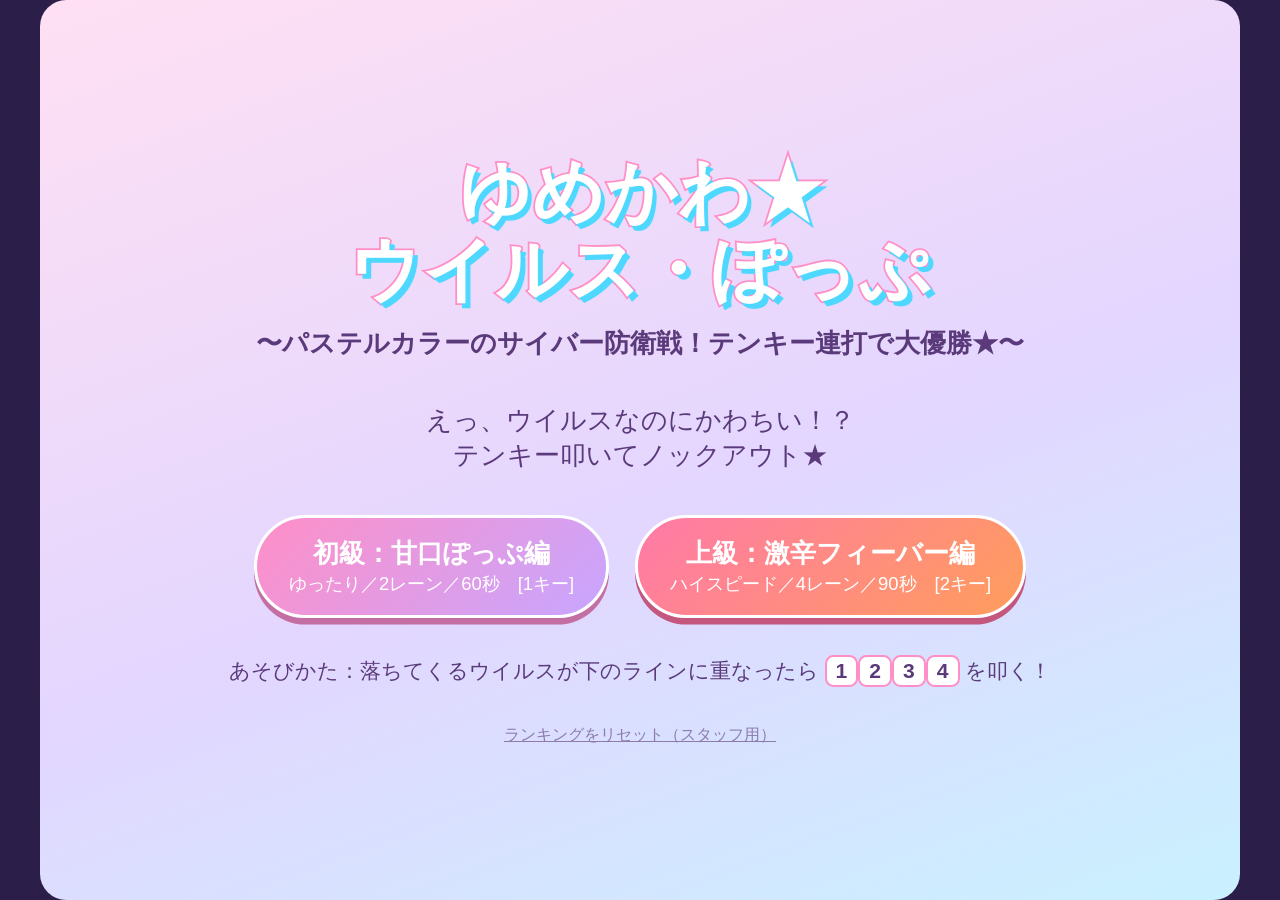
<file: work/index.html>
<!DOCTYPE html>
<html lang="ja"><head><meta charset="utf-8"><meta name="viewport" content="width=device-width,initial-scale=1">
<title>ゆめかわ★ウイルス・ぽっぷ</title>
<style>
:root{--pk:#ff8fc7;--bl:#4fd8ff;--ink:#5a3a7a}
*{box-sizing:border-box}
html,body{margin:0;height:100%;background:#2b1f4a;font-family:"Hiragino Maru Gothic ProN","Yu Gothic UI",Meiryo,sans-serif;color:var(--ink)}
body{display:grid;place-items:center}
#app{position:relative;width:min(100vw,calc(100vh*4/3));aspect-ratio:4/3;font-size:min(2.2vw,2.93vh)}
canvas{width:100%;height:100%;display:block;border-radius:1em}
.scr{position:absolute;inset:0;display:none;flex-direction:column;align-items:center;justify-content:center;gap:.6em;text-align:center;border-radius:1em;background:linear-gradient(160deg,#ffe0f3,#e3d6ff 55%,#c9f1ff)}
.scr.on{display:flex}
h1{margin:0;font-size:2.7em;line-height:1.1;color:#fff;-webkit-text-stroke:.05em var(--pk);paint-order:stroke fill;text-shadow:.07em .07em 0 var(--bl)}
.sub{margin:0;font-weight:700}
.row{display:flex;gap:1em;align-items:stretch;justify-content:center}
.btn{font:inherit;font-weight:800;color:#fff;border:.15em solid #fff;border-radius:2em;padding:.7em 1.2em;cursor:pointer;background:linear-gradient(135deg,var(--pk),#c7a6ff);box-shadow:0 .25em 0 #c46fa3}
.btn.hot{background:linear-gradient(135deg,#ff7aa8,#ff9d5c);box-shadow:0 .25em 0 #c4577e}
.btn small{display:block;font-weight:500;font-size:.7em}
.btn:hover,.btn:focus-visible{transform:translateY(-.1em);outline:.15em solid var(--bl)}
.sm{font:inherit;font-size:.6em;background:none;border:0;color:var(--ink);opacity:.6;cursor:pointer;text-decoration:underline}
.keys{font-size:.8em}
kbd{display:inline-block;min-width:1.6em;padding:.1em .4em;border-radius:.4em;background:#fff;border:.1em solid var(--pk);font:inherit;font-weight:800}
.cert{width:19em;padding:1em;border:.25em double var(--pk);border-radius:1em;background:#fffafd}
.cert h2{margin:0;font-size:.95em}
.rank{font-size:4em;font-weight:900;line-height:1.1;color:var(--pk);text-shadow:.05em .05em 0 var(--bl)}
.cert p{margin:.15em 0}
#rl{margin:0;padding:.7em 1em .7em 2.4em;width:21em;text-align:left;font-size:.7em;background:#ffffffaa;border-radius:1em}
#rl li{padding:.1em 0}#rl .me{font-weight:900;color:#e2368a}
</style></head><body>
<div id="app">
<canvas id="c" width="800" height="600"></canvas>

<section id="title" class="scr on">
 <h1>ゆめかわ★<br>ウイルス・ぽっぷ</h1>
 <p class="sub">〜パステルカラーのサイバー防衛戦！テンキー連打で大優勝★〜</p>
 <p>えっ、ウイルスなのにかわちい！？<br>テンキー叩いてノックアウト★</p>
 <div class="row">
  <button class="btn" data-k="easy">初級：甘口ぽっぷ編<small>ゆったり／2レーン／60秒　[1キー]</small></button>
  <button class="btn hot" data-k="hard">上級：激辛フィーバー編<small>ハイスピード／4レーン／90秒　[2キー]</small></button>
 </div>
 <p class="keys">あそびかた：落ちてくるウイルスが下のラインに重なったら <kbd>1</kbd><kbd>2</kbd><kbd>3</kbd><kbd>4</kbd> を叩く！</p>
 <button class="sm" id="rst">ランキングをリセット（スタッフ用）</button>
</section>

<section id="result" class="scr">
 <div class="row">
  <div class="cert">
   <h2>ゆめかわサイバーアナリスト認定証</h2>
   <div class="rank" id="rk"></div>
   <p id="rt" style="font-weight:800"></p>
   <p id="rs"></p>
   <p style="font-size:.7em">📷 スマホで撮影して記念にしてね！</p>
  </div>
  <ol id="rl"></ol>
 </div>
 <div class="row">
  <button class="btn hot" id="again">もう一回！ <small>[Enter]</small></button>
  <button class="btn" id="home">タイトルへ <small>[Esc]</small></button>
 </div>
</section>
</div>

<script>
const $=id=>document.getElementById(id),C=$('c'),X=C.getContext('2d'),W=800,H=600;
const FONT='"Hiragino Maru Gothic ProN","Yu Gothic UI",Meiryo,sans-serif';
const COURSES={
 easy:{name:'甘口ぽっぷ編',lanes:2,fall:2.4,dur:60,bpm:100,p:.6},
 hard:{name:'激辛フィーバー編',lanes:4,fall:1.35,dur:90,bpm:140,p:.55}};
const COLS=['#ff8fc7','#4fd8ff','#9ff2d0','#ffe66b'];
const PEN=[523.25,587.33,659.25,783.99,880],BASS=[130.8,110,87.3,98];
const JUDGE=[{tx:'大優勝！',c:'#ff4fa3',pt:300},{tx:'神！',c:'#3bb8ff',pt:200},{tx:'超かわよ！',c:'#9a6bff',pt:100}];
let S=null,ctx=null,state='title',last='easy',noise=null;

// ---------- chart ----------
function rng(a){return()=>{a|=0;a=a+0x6D2B79F5|0;let t=Math.imul(a^a>>>15,1|a);t=t+Math.imul(t^t>>>7,61|t)^t;return((t^t>>>14)>>>0)/4294967296}}
function chart(c){
 const r=rng(c.lanes*77+5),spb=60/c.bpm,step=c.lanes==2?spb:spb/2,lead=Math.ceil((c.fall+.3)/spb)*spb,out=[];
 let prev=-1,rep=0;
 for(let t=lead;t<lead+c.dur-1;t+=step){
  if(r()>=c.p)continue;
  let l=Math.floor(r()*c.lanes);if(l==prev&&rep>=2)l=(l+1)%c.lanes;
  rep=l==prev?rep+1:1;prev=l;
  out.push({t,l,ty:Math.floor(r()*3),h:0});
  if(c.lanes==4&&r()<.12)out.push({t,l:(l+2)%4,ty:Math.floor(r()*3),h:0});
 }
 return{notes:out,lead};
}

// ---------- audio ----------
function tone(f,at,d,type,v){const o=ctx.createOscillator(),g=ctx.createGain();o.type=type;o.frequency.value=f;
 g.gain.setValueAtTime(v,at);g.gain.exponentialRampToValueAtTime(.001,at+d);o.connect(g).connect(ctx.destination);o.start(at);o.stop(at+d)}
function kick(at){const o=ctx.createOscillator(),g=ctx.createGain();o.frequency.setValueAtTime(150,at);o.frequency.exponentialRampToValueAtTime(40,at+.15);
 g.gain.setValueAtTime(.5,at);g.gain.exponentialRampToValueAtTime(.001,at+.2);o.connect(g).connect(ctx.destination);o.start(at);o.stop(at+.2)}
function hiss(at,d,v,hp){const s=ctx.createBufferSource(),f=ctx.createBiquadFilter(),g=ctx.createGain();s.buffer=noise;f.type='highpass';f.frequency.value=hp;
 g.gain.setValueAtTime(v,at);g.gain.exponentialRampToValueAtTime(.001,at+d);s.connect(f).connect(g).connect(ctx.destination);s.start(at);s.stop(at+d)}
function sched(){
 const sp=60/S.c.bpm/4;
 while(S.t0+S.step*sp<ctx.currentTime+.3){
  const i=S.step++,at=S.t0+i*sp,s=i%16,b=(i>>4)%4;
  if(s%4==0)kick(at);
  if(s%4==2)hiss(at,.05,.12,7000);
  if(s==4||s==12)hiss(at,.12,.18,1500);
  if([0,6,8,14].includes(s))tone(BASS[b],at,.25,'triangle',.22);
  if(s%2==0)tone(PEN[((s/2)*3+b*2)%5],at,.18,'square',.035);
 }
}

// ---------- game flow ----------
function show(id){['title','result'].forEach(k=>$(k).classList.toggle('on',k==id))}
function start(k){
 last=k;const c=COURSES[k];
 if(!ctx){ctx=new(window.AudioContext||window.webkitAudioContext)();
  noise=ctx.createBuffer(1,ctx.sampleRate*.3,ctx.sampleRate);const d=noise.getChannelData(0);for(let i=0;i<d.length;i++)d[i]=Math.random()*2-1}
 ctx.resume();
 const ch=chart(c);
 S={k,c,notes:ch.notes,lead:ch.lead,t0:ctx.currentTime+.3,step:0,hp:10,score:0,combo:0,max:0,hit:0,fx:[],j:null,flash:[0,0,0,0],end:ch.lead+c.dur+.5};
 show(null);state='play';requestAnimationFrame(loop);
}
function loop(){
 if(state!='play')return;
 const t=ctx.currentTime-S.t0;sched();
 for(const n of S.notes)if(!n.h&&t-n.t>.2){n.h=-1;miss()}
 if(S.hp<=0||t>S.end){finish();return}
 draw(t);requestAnimationFrame(loop);
}
function miss(){S.hp--;S.combo=0;S.j={tx:'ざんねん…',c:'#8a7bb0',at:performance.now()}}
function press(l){
 const t=ctx.currentTime-S.t0;S.flash[l]=1;
 let b=null;
 for(const n of S.notes)if(!n.h&&n.l==l){const d=Math.abs(n.t-t);if(d<=.2&&(!b||d<b.d))b={n,d}}
 if(!b)return;
 b.n.h=1;S.hit++;S.combo++;S.max=Math.max(S.max,S.combo);
 const g=b.d<.06?0:b.d<.12?1:2,J=JUDGE[g];
 S.score+=J.pt+Math.min(S.combo,50)*2;S.j={tx:J.tx,c:J.c,at:performance.now()};
 tone(PEN[(l*2)%5]*2,ctx.currentTime,.15,'sine',.25);
 const pos=lanePos(S.c.lanes,l);
 for(let i=0;i<14;i++){const a=Math.random()*6.28,v=2+Math.random()*4;S.fx.push({x:pos,y:500,vx:Math.cos(a)*v,vy:Math.sin(a)*v,life:1,c:COLS[i%4]})}
}
function stop(){state='title';show('title')}
function finish(){
 state='result';
 const total=S.notes.length,rate=total?Math.round(S.hit/total*100):0,dead=S.hp<=0;
 const rk=rate>=95?['S','超大優勝★']:rate>=85?['A','大優勝！']:rate>=70?['B','神！']:['C','まだまだかわいい'];
 $('rk').textContent='ランク '+rk[0];
 $('rt').textContent=(dead?'サーバーダウン… ':'')+'防衛率：'+rate+'%（'+rk[1]+'）';
 $('rs').textContent='スコア '+S.score+'／最大コンボ '+S.max;
 const list=load(),me={s:S.score,d:S.c.name,r:rate,t:new Date().toLocaleString('ja-JP',{month:'numeric',day:'numeric',hour:'2-digit',minute:'2-digit'}),id:Date.now()};
 list.push(me);list.sort((a,b)=>b.s-a.s);const top=list.slice(0,10);save(top);
 $('rl').innerHTML='';
 top.forEach(e=>{const li=document.createElement('li');if(e.id==me.id)li.className='me';li.textContent=e.s+'点 '+e.d+' '+e.r+'% ('+e.t+')';$('rl').appendChild(li)});
 show('result');
}
function load(){try{return JSON.parse(localStorage.getItem('yumekawa_hs')||'[]')}catch(e){return[]}}
function save(v){try{localStorage.setItem('yumekawa_hs',JSON.stringify(v))}catch(e){}}

// ---------- drawing ----------
function lanePos(n,l){return(W-n*110)/2+l*110+55}
function eyes(x,y,s,w){
 X.fillStyle='#fff';[-1,1].forEach(d=>{X.beginPath();X.arc(x+d*s*.38,y-s*.05,s*.26,0,7);X.fill()});
 X.fillStyle='#5a3a7a';[-1,1].forEach(d=>{X.beginPath();X.arc(x+d*s*.38+w,y,s*.13,0,7);X.fill()});
 X.strokeStyle='#5a3a7a';X.lineWidth=2;X.beginPath();X.arc(x,y+s*.3,s*.14,.1,Math.PI-.1);X.stroke();
}
function blob(x,y,r,col){X.fillStyle=col;X.strokeStyle='#fff';X.lineWidth=3;X.beginPath();X.arc(x,y,r,0,7);X.fill();X.stroke()}
function virus(ty,x,y,t){
 const w=Math.sin(t*5)*1.5;
 if(ty==0){ // ぷにぷにランサムちゃん
  X.fillStyle='#ff6fb5';
  for(let i=0;i<10;i++){const a=i*Math.PI/5+t;X.beginPath();X.moveTo(x+Math.cos(a-.2)*24,y+Math.sin(a-.2)*24);X.lineTo(x+Math.cos(a)*38,y+Math.sin(a)*38);X.lineTo(x+Math.cos(a+.2)*24,y+Math.sin(a+.2)*24);X.fill()}
  blob(x,y,28,'#ffa6d3');eyes(x,y,28,w);
 }else if(ty==1){ // てくてくフィッシング
  blob(x,y+4,26,'#9ff2d0');
  X.fillStyle='#5fd1a8';X.beginPath();X.moveTo(x-20,y-14);X.lineTo(x,y-50);X.lineTo(x+20,y-14);X.fill();
  X.strokeStyle='#5a3a7a';X.lineWidth=3;X.beginPath();X.moveTo(x,y-50);X.lineTo(x,y-64);X.arc(x-6,y-64,6,0,Math.PI*1.1,true);X.stroke();
  eyes(x,y+4,26,w);
 }else{ // パニックDDoS
  [[-16,-10,15],[16,-6,14],[0,16,16]].forEach((p,i)=>{const px=x+p[0]+Math.sin(t*6+i)*3,py=y+p[1]+Math.cos(t*5+i)*3;blob(px,py,p[2],'#ffe66b');eyes(px,py,p[2]*.9,w)});
 }
}
function draw(t){
 const c=S.c,n=c.lanes,hy=500,now=performance.now();
 const g=X.createLinearGradient(0,0,0,H);g.addColorStop(0,'#ffd1ec');g.addColorStop(.55,'#d9c8ff');g.addColorStop(1,'#a9ecff');
 X.fillStyle=g;X.fillRect(0,0,W,H);
 X.fillStyle='rgba(255,255,255,.7)';
 for(let i=0;i<24;i++){X.beginPath();X.arc((i*97)%W,(i*53+t*30*(1+i%3)+H)%H,2+i%3,0,7);X.fill()}
 for(let l=0;l<n;l++){
  const x=lanePos(n,l);
  X.fillStyle='rgba(255,255,255,.45)';X.fillRect(x-55,0,110,H);
  X.strokeStyle='rgba(255,255,255,.9)';X.lineWidth=2;X.strokeRect(x-55,0,110,H);
  S.flash[l]=Math.max(0,S.flash[l]-.08);
  X.fillStyle=COLS[l];X.globalAlpha=.35+S.flash[l]*.65;X.beginPath();X.arc(x,hy,40,0,7);X.fill();X.globalAlpha=1;
  X.strokeStyle='#fff';X.lineWidth=5;X.beginPath();X.arc(x,hy,40,0,7);X.stroke();
  X.fillStyle='#5a3a7a';X.font='bold 28px '+FONT;X.textAlign='center';X.fillText(l+1,x,hy+10);
 }
 for(const nt of S.notes){
  if(nt.h)continue;
  const y=hy-(nt.t-t)/c.fall*(hy+30);
  if(y>-60&&y<H+60)virus(nt.ty,lanePos(n,nt.l),y,t);
 }
 S.fx=S.fx.filter(p=>p.life>0);
 for(const p of S.fx){p.x+=p.vx;p.y+=p.vy;p.life-=.04;X.globalAlpha=Math.max(0,p.life);X.fillStyle=p.c;X.beginPath();X.arc(p.x,p.y,5*p.life+1,0,7);X.fill()}
 X.globalAlpha=1;
 // HUD
 X.textAlign='left';X.font='bold 26px '+FONT;X.lineWidth=5;X.strokeStyle='#fff';
 X.strokeText('SCORE '+S.score,16,36);X.fillStyle='#5a3a7a';X.fillText('SCORE '+S.score,16,36);
 X.font='bold 14px '+FONT;X.fillStyle='#5a3a7a';X.textAlign='right';X.fillText('サーバーHP',W-16,20);
 X.font='20px '+FONT;
 for(let i=0;i<10;i++){X.fillStyle=i<S.hp?'#ff4fa3':'rgba(255,255,255,.7)';X.fillText('♥',W-16-(9-i)*22,44)}
 const pr=Math.min(1,Math.max(0,(t-S.lead)/c.dur));
 X.fillStyle='rgba(255,255,255,.7)';X.fillRect(16,56,220,8);X.fillStyle='#4fd8ff';X.fillRect(16,56,220*pr,8);
 X.textAlign='center';
 if(t<S.lead-.5){X.font='bold 30px '+FONT;X.strokeText('じゅんびしてね…',W/2,300);X.fillStyle='#5a3a7a';X.fillText('じゅんびしてね…',W/2,300)}
 if(S.combo>1){X.font='bold 24px '+FONT;X.strokeText(S.combo+' COMBO',W/2,200);X.fillStyle='#ff4fa3';X.fillText(S.combo+' COMBO',W/2,200)}
 if(S.j&&now-S.j.at<600){
  const a=1-(now-S.j.at)/600;X.globalAlpha=a;X.font='bold 44px '+FONT;
  X.strokeText(S.j.tx,W/2,290-(1-a)*20);X.fillStyle=S.j.c;X.fillText(S.j.tx,W/2,290-(1-a)*20);X.globalAlpha=1;
 }
}

// ---------- input ----------
addEventListener('keydown',e=>{
 if(e.repeat)return;
 const m=/^(?:Numpad|Digit)([1-4])$/.exec(e.code),k=m?+m[1]:0;
 if(state=='title'){if(k==1)start('easy');if(k==2)start('hard')}
 else if(state=='play'){if(e.code=='Escape')stop();else if(k&&k<=S.c.lanes)press(k-1)}
 else{if(e.code=='Enter')start(last);if(e.code=='Escape')stop()}
});
document.querySelectorAll('[data-k]').forEach(b=>b.onclick=()=>start(b.dataset.k));
$('again').onclick=()=>start(last);$('home').onclick=stop;
$('rst').onclick=()=>{if(confirm('ハイスコアを全部消します。よろしいですか？'))save([])};
</script>
</body></html>
</file>
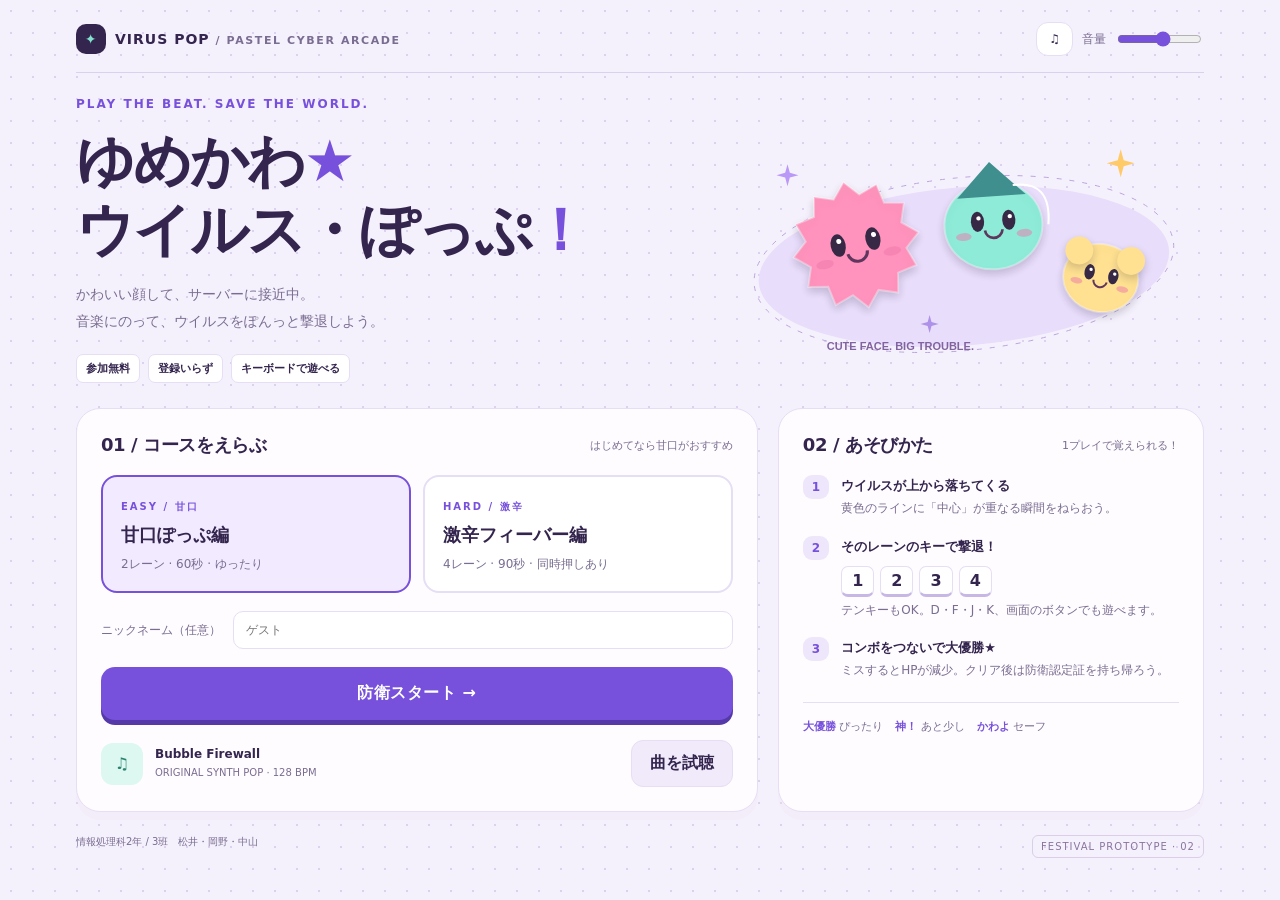
<file: work/virus-pop-astra.html>
<!doctype html>
<html lang="ja">
<head>
<meta charset="utf-8">
<meta name="viewport" content="width=device-width, initial-scale=1">
<title>ゆめかわ★ウイルス・ぽっぷ｜学園祭プロトタイプ</title>
<style>
/* 画面担当：配色・配置・文字サイズはここで調整します。 */
:root{--ink:#34254e;--muted:#796d91;--purple:#7751dc;--pink:#ff81b0;--mint:#83e1cf;--yellow:#ffdb7f;--paper:#fffcff;--line:#e6def4}
*{box-sizing:border-box}body{margin:0;background-color:#f5f1fc;background-image:radial-gradient(#dcd1ee 1px,transparent 1px);background-size:22px 22px;color:var(--ink);font-family:"Noto Sans CJK JP","Yu Gothic",system-ui,sans-serif}button,input{font:inherit}button{cursor:pointer;touch-action:manipulation}button:disabled{cursor:wait;opacity:.6}button:focus-visible,input:focus-visible{outline:3px solid #6641ce;outline-offset:4px}[hidden]{display:none!important}button{border:none}main{max-width:1180px;margin:auto;padding:22px 26px 30px}header{display:flex;align-items:center;justify-content:space-between;gap:12px;border-bottom:1px solid #dbd0ed;padding-bottom:16px;margin-bottom:24px}.brand{font-weight:900;letter-spacing:1px;font-size:14px}.brand i{display:inline-grid;place-items:center;width:30px;height:30px;border-radius:10px;background:var(--ink);color:var(--mint);font-style:normal;margin-right:9px}.tag{font-size:11px;letter-spacing:1.6px;font-weight:700;color:var(--muted)}.pill{border:1px solid var(--line);background:white;border-radius:30px;padding:8px 13px;font-size:12px;font-weight:700}.audio-control{display:flex;align-items:center;gap:9px;font-size:12px;color:var(--muted)}.audio-control input{width:85px;accent-color:var(--purple)}.icon-btn{background:white;border:1px solid var(--line);color:var(--ink);border-radius:12px;padding:9px 12px;font-weight:800}.hero{display:grid;grid-template-columns:1.25fr 1fr;gap:25px;align-items:center}.eyebrow{color:var(--purple);font-size:12px;font-weight:900;letter-spacing:2px}.hero h1{font-size:clamp(35px,4.5vw,58px);line-height:1.2;letter-spacing:-2px;margin:16px 0}.hero h1 span{color:var(--purple)}.hero p{font-size:14px;line-height:1.9;color:var(--muted);margin:14px 0 20px}.hero-art{width:100%;height:240px}.tiny-pills{display:flex;gap:8px;flex-wrap:wrap}.tiny-pills span{font-size:11px;font-weight:800;background:white;border:1px solid var(--line);border-radius:7px;padding:6px 9px}.menu-grid{display:grid;grid-template-columns:1.6fr 1fr;gap:20px;margin-top:25px}.panel{background:var(--paper);border:1px solid var(--line);border-radius:24px;padding:24px;box-shadow:0 8px 0 #eae2f344}.section-title{display:flex;align-items:center;justify-content:space-between;margin-bottom:18px}.section-title h2{font-size:18px;margin:0;letter-spacing:-.4px}.section-title small{color:var(--muted);font-size:11px}.modes{display:grid;grid-template-columns:1fr 1fr;gap:12px}.mode{border:2px solid var(--line);background:white;border-radius:16px;padding:18px;text-align:left;color:var(--ink);transition:transform .15s,border-color .15s}.mode:hover{transform:translateY(-2px)}.mode[aria-pressed="true"]{border-color:var(--purple);background:#f2ebff}.mode strong{display:block;margin:9px 0 6px;font-size:18px}.mode .mode-label{font-size:10px;font-weight:900;letter-spacing:2px;color:var(--purple)}.mode .meta{font-size:12px;color:var(--muted)}.input-row{display:flex;align-items:center;gap:12px;margin:18px 0;font-size:12px;color:var(--muted)}.input-row input{min-width:0;flex:1;border:1px solid var(--line);border-radius:10px;background:white;padding:11px 12px;color:var(--ink)}.main-btn{background:var(--purple);color:white;font-weight:900;letter-spacing:.5px;border-radius:14px;padding:16px 22px;box-shadow:0 5px 0 #5539a8;transition:transform .1s}.main-btn:active{transform:translateY(3px);box-shadow:0 2px 0 #5539a8}.wide{width:100%}.sub-btn{background:#f0eafa;border:1px solid var(--line);color:var(--ink);font-weight:700;border-radius:12px;padding:12px 18px}.song-row{display:flex;align-items:center;gap:12px;margin-top:20px}.song-icon{background:#dcf8f0;border-radius:12px;width:42px;height:42px;display:grid;place-items:center;color:#2b8370;font-weight:900}.song-row .song-copy{flex:1}.song-copy b{font-size:12px;display:block}.song-copy small{font-size:10px;color:var(--muted)}.how-list{display:grid;gap:17px;margin-bottom:22px}.how-item{display:flex;align-items:flex-start;gap:12px}.step{border-radius:9px;background:#eee7fb;color:var(--purple);font-size:12px;padding:5px 9px;font-weight:900}.how-item b{font-size:13px}.how-item p{font-size:12px;line-height:1.6;color:var(--muted);margin:4px 0 0}.keyboard{display:flex;gap:6px;margin:10px 0 2px}.kbd{background:white;border:1px solid var(--line);border-bottom:3px solid #c7b7e4;border-radius:7px;padding:4px 10px;font-weight:800}.legend{display:flex;gap:12px;flex-wrap:wrap;font-size:11px;color:var(--muted);border-top:1px solid var(--line);padding-top:16px}.legend b{color:var(--purple)}footer{margin-top:23px;color:var(--muted);font-size:10px;display:flex;justify-content:space-between;gap:15px}.game-head{display:flex;justify-content:space-between;align-items:center;margin-bottom:18px}.game-head h2{margin:0;font-size:20px}.game-head small{display:block;color:var(--muted);font-size:11px;margin-top:4px}.game-layout{display:grid;grid-template-columns:210px minmax(0,1fr) 205px;gap:18px;align-items:start}.metric{margin-bottom:14px}.metric .label{color:var(--muted);font-size:10px;font-weight:900;letter-spacing:1.4px}.metric .number{font-size:31px;font-weight:900;letter-spacing:-1px;font-variant-numeric:tabular-nums;margin:6px 0}.health{height:10px;background:#efe7f7;border-radius:8px;overflow:hidden;margin:10px 0 8px}.health div{height:100%;background:linear-gradient(90deg,var(--pink),#ae8bed);width:100%;transition:width .1s}.hearts{font-size:21px;color:#ec639e;letter-spacing:3px}.progress{height:4px;background:#e6ddee;border-radius:3px;overflow:hidden;margin-top:10px}.progress div{height:100%;background:var(--purple);width:0}.playfield{border-radius:22px;position:relative;overflow:hidden;background:#29233e;box-shadow:0 8px 0 #ddd2ed;border:4px solid white}.playfield canvas{display:block;width:100%;height:min(59vh,500px);min-height:340px}.pads{display:flex;gap:8px;margin-top:16px}.pad{flex:1;background:white;border:2px solid var(--line);border-bottom:5px solid #cfbfe8;border-radius:12px;color:var(--ink);padding:9px;user-select:none}.pad strong{font-size:23px}.pad small{display:block;font-size:10px;color:var(--muted)}.pad.active{background:#f4d3f1;border-color:#bf8dd2;transform:translateY(3px);border-bottom-width:2px}.game-hint{text-align:center;color:var(--muted);font-size:11px;margin:12px 0}.character{padding:12px 0;border-top:1px solid var(--line)}.character canvas{display:block;margin:0 auto 4px;width:64px;height:64px}.character b{font-size:11px;display:block;text-align:center}.character p{font-size:10px;line-height:1.7;color:var(--muted);margin:6px 0}.overlay{position:absolute;inset:0;background:#201a34dd;display:flex;flex-direction:column;align-items:center;justify-content:center;color:white;gap:16px;backdrop-filter:blur(5px)}.overlay h3{font-size:30px;margin:0}.overlay p{font-size:12px;margin:0}.overlay .sub-btn{background:#ffffff22;color:white;border-color:#ffffff44}.result-layout{display:grid;grid-template-columns:1.25fr 1fr;gap:22px}.certificate{text-align:center;padding:35px 24px;background:radial-gradient(ellipse at 20% 0%,#fff0fa,transparent 50%),radial-gradient(ellipse at 90% 90%,#dffff5,transparent 50%),white;border:3px solid white;outline:1px solid #d9cbe9;border-radius:26px;position:relative;overflow:hidden}.certificate h2{font-size:20px;margin:10px 0}.rank-letter{font-size:105px;line-height:1.2;font-weight:1000;color:var(--purple);text-shadow:5px 5px 0 #e3d6fb;margin:5px}.rank-message{font-weight:900;font-size:25px}.result-name{font-size:13px;color:var(--muted);margin:15px 0}.result-stats{display:grid;grid-template-columns:repeat(3,1fr);gap:8px;border-top:1px solid var(--line);border-bottom:1px solid var(--line);padding:16px 0;margin:20px 0}.result-stats b{display:block;font-size:23px}.result-stats small{font-size:10px;color:var(--muted)}.actions{display:flex;flex-wrap:wrap;gap:10px;justify-content:center}.ranking{width:100%;border-collapse:collapse;font-size:12px}.ranking th{text-align:left;color:var(--muted);font-size:10px;padding:8px 4px;border-bottom:1px solid var(--line)}.ranking td{padding:10px 4px;border-bottom:1px solid #f0ebf6}.ranking td:last-child{text-align:right;font-variant-numeric:tabular-nums;font-weight:800}.ranking tr.me{background:#f2ebff}.notice{font-size:11px;color:var(--muted);line-height:1.7}.inline-error{color:#9b3468;font-size:13px;margin-top:12px}.result-flavor{font-size:12px;color:var(--muted);line-height:1.8;margin:15px 0}.storage-note{font-size:10px;color:var(--muted);line-height:1.6}.demo-badge{font-size:10px;letter-spacing:1px;color:#89759e;border:1px solid #dacee8;padding:5px 8px;border-radius:6px}
@media(max-width:950px){.game-layout{grid-template-columns:150px minmax(0,1fr)}.bestiary{display:none}.game-layout .panel{padding:16px}.hero-art{height:210px}}@media(max-width:650px){main{padding:16px 14px}.tag{display:none}header{margin-bottom:15px}.hero{grid-template-columns:1fr;gap:0}.hero h1{font-size:39px}.hero-art{height:150px}.hero p{margin-bottom:12px}.menu-grid,.result-layout{grid-template-columns:1fr}.menu-grid{margin-top:14px}.panel{padding:18px}.mode{padding:13px}.mode strong{font-size:15px}.game-layout{display:flex;flex-direction:column;gap:10px}.game-layout>div{width:100%}.hud{display:grid;grid-template-columns:1fr 1fr 1fr;gap:10px;padding:12px!important}.hud .metric{margin:0}.metric .number{font-size:21px;margin:2px 0}.hearts{font-size:13px;letter-spacing:0}.health{margin:7px 0}.hud .tip{display:none}.playfield canvas{height:49vh;min-height:300px}.pads{margin-top:11px}.game-head{margin-bottom:12px}.game-head h2{font-size:16px}.audio-control input{width:55px}.certificate{padding:25px 15px}footer{font-size:9px}.brand{font-size:11px}.mode .meta{font-size:10px}}
</style>
</head>
<body>
<main>
<header><div class="brand"><i>✦</i>VIRUS POP <span class="tag"> / PASTEL CYBER ARCADE</span></div><div class="audio-control"><button id="mute" class="icon-btn" aria-label="音をミュート" aria-pressed="false">♫</button><label for="volume">音量</label><input id="volume" type="range" min="0" max="100" value="55" aria-label="音量"></div></header>
<section id="home">
 <div class="hero"><div><div class="eyebrow">PLAY THE BEAT. SAVE THE WORLD.</div><h1>ゆめかわ<span>★</span><br>ウイルス・ぽっぷ<span>！</span></h1><p>かわいい顔して、サーバーに接近中。<br>音楽にのって、ウイルスをぽんっと撃退しよう。</p><div class="tiny-pills"><span>参加無料</span><span>登録いらず</span><span>キーボードで遊べる</span></div></div><canvas id="heroArt" class="hero-art" aria-label="パステルカラーの3体のウイルスキャラクター"></canvas></div>
 <div class="menu-grid"><div class="panel"><div class="section-title"><h2>01 / コースをえらぶ</h2><small>はじめてなら甘口がおすすめ</small></div><div class="modes"><button class="mode" data-mode="easy" aria-pressed="true"><span class="mode-label">EASY / 甘口</span><strong>甘口ぽっぷ編</strong><span class="meta">2レーン · 60秒 · ゆったり</span></button><button class="mode" data-mode="hard" aria-pressed="false"><span class="mode-label">HARD / 激辛</span><strong>激辛フィーバー編</strong><span class="meta">4レーン · 90秒 · 同時押しあり</span></button></div><label class="input-row" for="nickname">ニックネーム（任意）<input id="nickname" maxlength="12" placeholder="ゲスト" autocomplete="off"></label><button class="main-btn wide" id="start">防衛スタート →</button><div id="error" class="inline-error" role="alert" hidden></div><div class="song-row"><div class="song-icon">♫</div><div class="song-copy"><b>Bubble Firewall</b><small>ORIGINAL SYNTH POP · 128 BPM</small></div><button class="sub-btn" id="preview">曲を試聴</button></div></div>
 <div class="panel"><div class="section-title"><h2>02 / あそびかた</h2><small>1プレイで覚えられる！</small></div><div class="how-list"><div class="how-item"><span class="step">1</span><div><b>ウイルスが上から落ちてくる</b><p>黄色のラインに「中心」が重なる瞬間をねらおう。</p></div></div><div class="how-item"><span class="step">2</span><div><b>そのレーンのキーで撃退！</b><div class="keyboard"><span class="kbd">1</span><span class="kbd">2</span><span class="kbd">3</span><span class="kbd">4</span></div><p>テンキーもOK。D・F・J・K、画面のボタンでも遊べます。</p></div></div><div class="how-item"><span class="step">3</span><div><b>コンボをつないで大優勝★</b><p>ミスするとHPが減少。クリア後は防衛認定証を持ち帰ろう。</p></div></div></div><div class="legend"><span><b>大優勝</b> ぴったり</span><span><b>神！</b> あと少し</span><span><b>かわよ</b> セーフ</span></div></div></div>
</section>
<section id="play" hidden>
 <div class="game-head"><div><h2>ゆめかわ★ウイルス・ぽっぷ</h2><small id="courseLabel"></small></div><button id="pause" class="icon-btn">Ⅱ 一時停止</button></div>
 <div class="game-layout"><div class="panel hud"><div class="metric"><div class="label">SCORE</div><div class="number" id="score">000000</div><div class="label">COMBO <span id="combo">0</span></div></div><div class="metric"><div class="label">SERVER HP</div><div class="health"><div id="hpbar"></div></div><div class="hearts" id="hearts">♥♥♥♥♥</div></div><div class="metric"><div class="label">TIME LEFT</div><div class="number" id="time">60.0</div><div class="progress"><div id="progress"></div></div></div><p class="notice tip">黄色のラインに<br>中心が重なったら押そう。<br><br>連打より、リズムが大切♪<br>Escキーで一時停止。</p></div>
 <div><div class="playfield"><canvas id="gameCanvas" aria-label="ウイルスが落下するリズムゲーム画面"></canvas><div id="pauseOverlay" class="overlay" hidden><h3>ひとやすみ</h3><p>音楽もゲームも止まっています。</p><button id="resume" class="main-btn">つづける →</button><button id="quit" class="sub-btn">タイトルにもどる</button></div></div><div class="pads" id="pads"></div><div class="game-hint">中心をラインに合わせて、ぽんっ！</div></div>
 <div class="panel bestiary"><div class="eyebrow">MEET THE BUGS</div><div class="character"><canvas class="mascot" data-kind="0"></canvas><b>ぷにぷにランサムちゃん</b><p>ファイルを使えなくして、金銭を要求する攻撃がモチーフ。</p></div><div class="character"><canvas class="mascot" data-kind="1"></canvas><b>てくてくフィッシング</b><p>偽のサイトやメッセージで情報をだまし取る手口がモチーフ。</p></div><div class="character"><canvas class="mascot" data-kind="2"></canvas><b>パニックDDoS</b><p>大量の通信でサービスを妨害する攻撃がモチーフ。</p></div></div></div>
</section>
<section id="result" hidden>
 <div class="result-layout"><div class="certificate"><div class="eyebrow">YUMEKAWA CYBER ANALYST</div><h2>ゆめかわサイバー防衛認定証</h2><p class="result-name" id="resultName"></p><div class="rank-letter" id="rankLetter">S</div><div class="rank-message" id="rankMessage">超大優勝★</div><div class="result-stats"><div><b id="resultRate">100%</b><small>防衛率</small></div><div><b id="resultScore">0</b><small>スコア</small></div><div><b id="resultCombo">0</b><small>最大コンボ</small></div></div><p class="result-flavor" id="resultFlavor"></p><div class="actions"><button id="certificateSave" class="sub-btn">認定証を画像で保存 ↓</button></div><p class="notice">学園祭オリジナルのゲーム内認定証です。</p></div><div><div class="panel"><div class="section-title"><h2>本日のTOP 10</h2><small id="rankCourse"></small></div><table class="ranking"><thead><tr><th>順位</th><th>プレイヤー</th><th>スコア</th></tr></thead><tbody id="rankingBody"></tbody></table><p class="storage-note" id="storageNote">この端末・このブラウザ内の記録です。コースごとに集計。</p></div><div class="actions" style="margin-top:22px"><button id="retry" class="main-btn">もう一度あそぶ →</button><button id="homeButton" class="sub-btn">コース選択へ</button></div></div></div>
</section>
<footer><span>情報処理科2年 / 3班　松井・岡野・中山</span><span class="demo-badge">FESTIVAL PROTOTYPE · 02</span></footer>
</main>
<script>
'use strict';
/* ============================================================
   共通の設定：音楽もゲームも同じBPM・同じAudioContextの時刻を使う。
   JavaScriptはブラウザで動きます。Java・DB・外部サーバーは不要です。
   ============================================================ */
const $ = id => document.getElementById(id);
const BPM = 128;
const BEAT = 60 / BPM;
const COUNT_IN = BEAT * 4;
const COURSES = {
  easy: { title: '甘口ぽっぷ編', lanes: 2, duration: 60, travel: 2.25, damage: 7 },
  hard: { title: '激辛フィーバー編', lanes: 4, duration: 90, travel: 1.55, damage: 5 }
};
const COLORS = ['#ff93bd', '#8eebd8', '#ffe191', '#bba1ff'];
const KEY_NAMES = ['D', 'F', 'J', 'K'];
let selectedCourse = 'easy';
const clamp = (v, a, b) => Math.max(a, Math.min(b, v));
const midi = n => 440 * 2 ** ((n - 69) / 12);
function dateKey() {
  const d = new Date();
  return `${d.getFullYear()}-${String(d.getMonth()+1).padStart(2,'0')}-${String(d.getDate()).padStart(2,'0')}`;
}
function switchScreen(id) {
  for (const name of ['home', 'play', 'result']) $(name).hidden = name !== id;
  window.scrollTo(0, 0);
}

/* ============================================================
   音担当：オリジナル曲「Bubble Firewall」
   8分音符単位のメロディー。nullは休符。4小節でコードが一周。
   少し先の音を予約し、描画のフレーム落ちで音が揺れないようにする。
   ============================================================ */
class MusicEngine {
  constructor() {
    this.ctx = null;
    this.volume = .55;
    this.muted = false;
    this.timer = null;
    this.bus = null;
    this.isPreview = false;
    this.melody = [
      [76,null,79,81,79,null,76,74],
      [72,null,76,79,81,79,76,null],
      [77,null,76,72,74,76,77,81],
      [79,null,74,76,74,null,71,74],
      [76,79,84,null,83,79,76,79],
      [81,null,79,76,72,76,79,81],
      [77,81,84,null,81,79,77,76],
      [74,79,83,81,79,76,74,null]
    ];
    this.chords = [[48,52,55,59], [45,48,52,55], [41,45,48,52], [43,47,50,55]];
  }
  async init() {
    if (!this.ctx) {
      const Audio = window.AudioContext || window.webkitAudioContext;
      if (!Audio) throw new Error('このブラウザでは音を再生できません。ChromeまたはEdgeで開いてください。');
      this.ctx = new Audio({ latencyHint: 'interactive' });
      this.master = this.ctx.createGain();
      const compressor = this.ctx.createDynamicsCompressor();
      compressor.threshold.value = -16;
      compressor.knee.value = 12;
      compressor.ratio.value = 4;
      this.master.connect(compressor).connect(this.ctx.destination);
      this.setVolume(this.volume);
      this.noise = this.ctx.createBuffer(1, this.ctx.sampleRate * .3, this.ctx.sampleRate);
      const data = this.noise.getChannelData(0);
      for (let i=0; i<data.length; i++) data[i] = Math.random()*2-1;
    }
    await this.ctx.resume();
  }
  setVolume(value) {
    this.volume = value;
    if (this.master) this.master.gain.setTargetAtTime(this.muted ? 0 : value*.8, this.ctx.currentTime, .015);
  }
  note(pitch, at, length, gain=.08, type='triangle', destination=this.bus, cutoff=6000) {
    const ctx = this.ctx;
    if (!destination) return;
    const o=ctx.createOscillator(), env=ctx.createGain(), filter=ctx.createBiquadFilter();
    o.type=type; o.frequency.value=midi(pitch);
    filter.type='lowpass'; filter.frequency.value=cutoff;
    env.gain.setValueAtTime(.0001,at);
    env.gain.exponentialRampToValueAtTime(gain,at+.008);
    env.gain.exponentialRampToValueAtTime(.0001,at+length);
    o.connect(filter).connect(env).connect(destination);
    o.start(at); o.stop(at+length+.01);
  }
  kick(at) {
    const ctx=this.ctx, o=ctx.createOscillator(), g=ctx.createGain();
    o.frequency.setValueAtTime(150,at);
    o.frequency.exponentialRampToValueAtTime(48,at+.10);
    g.gain.setValueAtTime(.42,at);
    g.gain.exponentialRampToValueAtTime(.0001,at+.22);
    o.connect(g).connect(this.bus);o.start(at);o.stop(at+.23);
  }
  noiseHit(at, length, gain, filterFrequency) {
    const ctx=this.ctx, s=ctx.createBufferSource(), f=ctx.createBiquadFilter(), g=ctx.createGain();
    s.buffer=this.noise; f.type='highpass'; f.frequency.value=filterFrequency;
    g.gain.setValueAtTime(gain,at);g.gain.exponentialRampToValueAtTime(.0001,at+length);
    s.connect(f).connect(g).connect(this.bus);s.start(at);s.stop(at+length);
  }
  section(bar) {
    const b=bar%32;
    if (b<4) return 'intro';
    if (b<12) return 'verse';
    if (b<16) return 'build';
    if (b<28) return 'chorus';
    return 'outro';
  }
  scheduleStep(step, at) {
    const bar=Math.floor(step/8), slot=step%8;
    const section=this.isPreview ? 'chorus' : this.section(bar);
    const chord=this.chords[bar%4];
    const pitch=this.melody[bar%8][slot];
    const strong=section==='chorus';
    // 4つ打ちキック、2拍目・4拍目のスネア、裏拍のハイハット。
    if (slot%2===0) this.kick(at);
    if (slot===2 || slot===6) {
      this.noiseHit(at,.13,.20,1100);
      this.note(50,at,.10,.08,'triangle');
    }
    this.noiseHit(at,slot%2 ? .09 : .035,slot%2 ? .07 : .035,6500);
    if ((section==='build' || strong) && slot===7) this.noiseHit(at+BEAT/4,.03,.055,6500);
    // ベースは裏拍を含め、低音で跳ねる感覚を作る。
    if (slot%2===1 || slot===0) this.note(chord[0]-12+(slot===5?12:0),at+.012,.18,.20,'triangle',this.bus,1100);
    // コードを短く刻む。イントロはアルペジオ中心。
    if (slot%2===1 && section!=='intro') {
      for (const n of chord.slice(1)) this.note(n+12,at,.15,strong?.042:.028,'sawtooth',this.bus,2800);
    }
    this.note(chord[slot%4]+24,at,.10,.025,'sine');
    if (pitch !== null) {
      this.note(pitch,at,slot===7?.25:.20,strong?.14:.11,'triangle');
      this.note(pitch+12,at,.15,.022,'sine');
      // 軽いディレイでメロディーに広がりを足す。
      this.note(pitch,at+BEAT*.75,.15,.021,'triangle');
    }
  }
  start(duration, preview=false) {
    this.stop();
    this.isPreview=preview;
    this.bus=this.ctx.createGain();this.bus.connect(this.master);
    this.startAt=this.ctx.currentTime+(preview?.12:COUNT_IN);
    this.duration=duration;
    this.nextStep=0;
    if (!preview) {
      for(let i=0;i<4;i++) this.note(i===3?84:72,this.startAt-COUNT_IN+i*BEAT,.05,.15,'sine');
    }
    const pump=()=>{
      if (this.ctx.state!=='running' || !this.bus) return;
      const ahead=this.ctx.currentTime+.16;
      while(this.startAt+this.nextStep*BEAT/2<ahead && this.nextStep*BEAT/2<duration) {
        const at=this.startAt+this.nextStep*BEAT/2;
        // タブ移動などで予約が遅れたときは過去の音をまとめて鳴らさない。
        if(at>=this.ctx.currentTime-.005) this.scheduleStep(this.nextStep,Math.max(at,this.ctx.currentTime));
        this.nextStep++;
      }
      if(preview && this.ctx.currentTime>this.startAt+duration) stopPreview();
    };
    pump(); this.timer=setInterval(pump,25);
    return this.startAt;
  }
  stop() {
    clearInterval(this.timer);this.timer=null;
    if(this.bus) {
      const bus=this.bus;
      bus.gain.cancelScheduledValues(this.ctx.currentTime);
      bus.gain.setTargetAtTime(0,this.ctx.currentTime,.02);
      setTimeout(()=>bus.disconnect(),300);
      this.bus=null;
    }
  }
  effect(great=true) {
    if(!this.ctx || this.ctx.state!=='running') return;
    const at=this.ctx.currentTime;
    this.note(great?91:86,at,.075,.06,'sine',this.master);
  }
}
const music=new MusicEngine();

/* ============================================================
   描画担当：画像ファイルなしで、Canvasに3種類のマスコットを描く。
   ============================================================ */
function roundRect(ctx,x,y,w,h,r) { ctx.beginPath();ctx.roundRect(x,y,w,h,r); }
function star(ctx,x,y,size,color) {
  ctx.fillStyle=color;ctx.beginPath();
  for(let i=0;i<8;i++){const a=i*Math.PI/4, r=i%2?size*.3:size; const px=x+Math.cos(a)*r,py=y+Math.sin(a)*r;i?ctx.lineTo(px,py):ctx.moveTo(px,py)}
  ctx.closePath();ctx.fill();
}
function mascot(ctx,kind,x,y,r,rotation=0) {
  ctx.save();ctx.translate(x,y);ctx.rotate(rotation);
  const col=COLORS[kind%3];
  ctx.shadowColor='#17112630';ctx.shadowBlur=8;ctx.shadowOffsetY=4;
  ctx.fillStyle=col;ctx.strokeStyle='#fff5';ctx.lineWidth=2;
  if(kind===0) {
    ctx.beginPath();for(let i=0;i<24;i++){const a=i*Math.PI/12,rr=r*(i%2?.91:1.15);i?ctx.lineTo(Math.cos(a)*rr,Math.sin(a)*rr):ctx.moveTo(Math.cos(a)*rr,Math.sin(a)*rr)}ctx.closePath();ctx.fill();ctx.stroke();
  } else {
    ctx.beginPath();ctx.ellipse(0,2,r, r*.9,0,0,Math.PI*2);ctx.fill();ctx.stroke();
    if(kind===2){ctx.beginPath();ctx.arc(-r*.7,-r*.55,r*.37,0,Math.PI*2);ctx.arc(r*.7,-r*.55,r*.37,0,Math.PI*2);ctx.fill();}
  }
  ctx.shadowBlur=0;ctx.shadowOffsetY=0;
  if(kind===1){ctx.fillStyle='#3f8f8f';ctx.beginPath();ctx.moveTo(-r*.7,-r*.55);ctx.lineTo(0,-r*1.25);ctx.lineTo(r*.7,-r*.55);ctx.closePath();ctx.fill();ctx.strokeStyle='#fff';ctx.lineWidth=2;ctx.beginPath();ctx.moveTo(r*.45,-r*.75);ctx.quadraticCurveTo(r*1.25,-r*.8,r*1.12,r*.1);ctx.stroke();}
  ctx.fillStyle='#372846';
  for(const side of [-1,1]){ctx.beginPath();ctx.ellipse(side*r*.32,-r*.05,r*.135,r*.205,0,0,Math.PI*2);ctx.fill();ctx.fillStyle='white';ctx.beginPath();ctx.arc(side*r*.32+r*.025,-r*.12,r*.045,0,Math.PI*2);ctx.fill();ctx.fillStyle='#372846';}
  ctx.strokeStyle='#5f365d';ctx.lineWidth=Math.max(1.5,r*.055);ctx.beginPath();ctx.arc(0,r*.12,r*.18,.1,Math.PI-.1);ctx.stroke();
  ctx.fillStyle='#ee77a980';for(const side of [-1,1]){ctx.beginPath();ctx.ellipse(side*r*.62,r*.24,r*.16,r*.08,0,0,Math.PI*2);ctx.fill();}
  ctx.restore();
}
function prepareCanvas(canvas,w,h) {
  const dpr=Math.min(devicePixelRatio||1,2);
  canvas.width=Math.round(w*dpr);canvas.height=Math.round(h*dpr);
  const ctx=canvas.getContext('2d');ctx.setTransform(dpr,0,0,dpr,0,0);return ctx;
}
function decorate() {
  const c=$('heroArt'),w=c.clientWidth,h=c.clientHeight;
  const ctx=prepareCanvas(c,w,h);
  ctx.fillStyle='#e8ddfb';ctx.beginPath();ctx.ellipse(w*.51,h*.61,w*.42,h*.33,-.08,0,Math.PI*2);ctx.fill();
  ctx.strokeStyle='#baa4dd';ctx.lineWidth=1;ctx.setLineDash([5,8]);ctx.beginPath();ctx.ellipse(w*.51,h*.6,w*.43,h*.36,-.1,0,Math.PI*2);ctx.stroke();ctx.setLineDash([]);
  const r=Math.min(49,h*.23,w*.12);
  mascot(ctx,0,w*.29,h*.52,r*1.13,-.2);mascot(ctx,1,w*.57,h*.43,r,-.07);mascot(ctx,2,w*.79,h*.65,r*.77,.2);
  star(ctx,w*.15,h*.23,11,'#ba98f7');star(ctx,w*.83,h*.18,14,'#ffca68');star(ctx,w*.44,h*.85,9,'#ae91e8');
  ctx.font='bold 11px sans-serif';ctx.fillStyle='#81639f';ctx.fillText('CUTE FACE. BIG TROUBLE.',w*.23,h*.96);
  document.querySelectorAll('.mascot').forEach(c=>{const cx=prepareCanvas(c,64,64);mascot(cx,Number(c.dataset.kind),32,35,23)});
}

/* ============================================================
   ゲーム担当：譜面（出現時刻とレーン）、判定、HP、進行。
   ノーツの時刻は曲の拍数×BEAT。毎回同じ譜面なので順位比較が可能。
   ============================================================ */
function makeChart(course) {
  const notes=[];const totalSteps=Math.floor(course.duration/(BEAT/2));
  let previous=-1;
  for(let s=8;s<totalSteps-4;s++) {
    const bar=Math.floor(s/8),slot=s%8,chorus=music.section(bar)==='chorus';
    const include=course.lanes===2 ? (s%4===0 || (chorus&&s%2===0)) : (s%2===0 || (chorus&&(slot===3||slot===7)));
    if(!include) continue;
    let lane=(bar*3+Math.floor(s/2)*5)%course.lanes;
    if(lane===previous)lane=(lane+1)%course.lanes;
    previous=lane;
    notes.push({t:s*BEAT/2,lane,kind:(bar+lane)%3,done:false});
    if(course.lanes===4&&chorus&&slot===0&&bar%2===0)notes.push({t:s*BEAT/2,lane:(lane+2)%4,kind:2,done:false});
  }
  return notes.sort((a,b)=>a.t-b.t);
}
class RhythmGame {
  constructor() {
    this.status='idle';this.canvas=$('gameCanvas');this.ctx=this.canvas.getContext('2d');
    this.particles=[];this.flashes=[0,0,0,0];this.lastPress=[-10,-10,-10,-10];
    this.frame=this.frame.bind(this);requestAnimationFrame(this.frame);
  }
  async start() {
    if(this.status==='starting')return;
    this.status='starting';$('start').disabled=true;$('error').hidden=true;
    stopPreview();
    try { await music.init(); }
    catch(e){this.status='idle';$('start').disabled=false;$('error').textContent=e.message;$('error').hidden=false;return;}
    this.mode=selectedCourse;this.course=COURSES[this.mode];this.notes=makeChart(this.course);
    this.name=$('nickname').value.trim()||'ゲスト';
    this.score=0;this.combo=0;this.maxCombo=0;this.hp=100;
    this.hits=0;this.misses=0;this.judgments={perfect:0,great:0,good:0};
    this.particles=[];this.message='';this.flashes=[0,0,0,0];this.lastPress=[-10,-10,-10,-10];
    this.stamp=`${Date.now()}-${Math.random().toString(16).slice(2,8)}`;
    this.day=dateKey();
    switchScreen('play');$('pauseOverlay').hidden=true;
    $('courseLabel').textContent=`${this.course.title} / Bubble Firewall / 128 BPM`;
    $('pads').replaceChildren();
    for(let lane=0;lane<this.course.lanes;lane++) {
      const button=document.createElement('button');button.className='pad';
      button.style.borderColor=COLORS[lane]+'88';button.innerHTML=`<strong>${lane+1}</strong><small>${KEY_NAMES[lane]} キー</small>`;
      button.setAttribute('aria-label',`${lane+1}レーンを叩く`);
      button.addEventListener('pointerdown',e=>{e.preventDefault();this.hit(lane)});
      $('pads').append(button);
    }
    this.resize();this.startAt=music.start(this.course.duration);this.status='playing';
    $('start').disabled=false;this.updateHUD(-COUNT_IN);
  }
  time() {return music.ctx ? music.ctx.currentTime-this.startAt : 0;}
  resize() {
    if($('play').hidden)return;
    this.w=this.canvas.clientWidth;this.h=this.canvas.clientHeight;
    this.ctx=prepareCanvas(this.canvas,this.w,this.h);this.lineY=this.h-77;
  }
  hit(lane) {
    if(this.status!=='playing'||lane>=this.course.lanes)return;
    const t=this.time();this.flashes[lane]=t+.12;
    const button=$('pads').children[lane];button.classList.add('active');setTimeout(()=>button.classList.remove('active'),100);
    if(t<0)return;
    const note=this.notes.find(n=>!n.done&&n.lane===lane&&Math.abs(n.t-t)<=.18);
    if(note) {
      const delta=Math.abs(note.t-t);note.done=true;
      const grade=delta<=.065?'perfect':delta<=.12?'great':'good';
      const points={perfect:1000,great:700,good:400};
      this.score+=points[grade];this.hits++;this.judgments[grade]++;this.combo++;this.maxCombo=Math.max(this.maxCombo,this.combo);
      this.hp=Math.min(100,this.hp+1);
      this.feedback(grade==='perfect'?'大優勝！':grade==='great'?'神！':'超かわよ！',t,grade==='perfect'?'#ffe59a':'#cff9ed');
      const x=(lane+.5)*this.w/this.course.lanes;
      for(let i=0;i<14;i++){const a=i/14*Math.PI*2;this.particles.push({x,y:this.lineY,vx:Math.cos(a)*(55+Math.random()*80),vy:Math.sin(a)*85-40,born:t,col:COLORS[lane],r:2+Math.random()*3});}
      music.effect(grade==='perfect');
    } else if(t-this.lastPress[lane]>.10) {
      this.score=Math.max(0,this.score-20);this.hp=Math.max(0,this.hp-1);this.combo=0;
      this.feedback('タイミングを合わせよう',t,'#e0d5fa');
    }
    this.lastPress[lane]=t;
    if(this.hp<=0)this.finish(false);
  }
  feedback(text,t,color){this.message=text;this.messageUntil=t+.55;this.messageColor=color;}
  updateHUD(t) {
    $('score').textContent=String(this.score).padStart(6,'0');$('combo').textContent=this.combo;
    $('hpbar').style.width=this.hp+'%';const hearts=Math.ceil(this.hp/20);$('hearts').textContent='♥'.repeat(hearts)+'♡'.repeat(5-hearts);
    $('time').textContent=Math.max(0,this.course.duration-Math.max(0,t)).toFixed(1);
    $('progress').style.width=clamp(t/this.course.duration*100,0,100)+'%';
  }
  frame() {
    if(this.status==='playing') {
      const t=this.time();
      for(const n of this.notes) {
        if(!n.done&&t>n.t+.18){n.done=true;this.misses++;this.combo=0;this.hp=Math.max(0,this.hp-this.course.damage);this.feedback('どんまい！ 次いこう',t,'#c4b4e3');}
      }
      if(this.hp<=0)this.finish(false);
      else if(t>=this.course.duration)this.finish(true);
      else {this.draw(t);this.updateHUD(t);}
    }
    requestAnimationFrame(this.frame);
  }
  draw(t) {
    const ctx=this.ctx,w=this.w,h=this.h,lanes=this.course.lanes,lw=w/lanes;
    const bg=ctx.createLinearGradient(0,0,0,h);bg.addColorStop(0,'#302440');bg.addColorStop(1,'#1d263e');ctx.fillStyle=bg;ctx.fillRect(0,0,w,h);
    // 流れる拍のガイド。
    const beatPosition=t/BEAT;
    for(let b=Math.floor(beatPosition)-1;b<beatPosition+8;b++){
      const y=this.lineY-(b*BEAT-t)/this.course.travel*this.lineY;
      if(y<0||y>h)continue;ctx.strokeStyle=b%4===0?'#ffffff18':'#ffffff09';ctx.lineWidth=1;ctx.beginPath();ctx.moveTo(0,y);ctx.lineTo(w,y);ctx.stroke();
    }
    for(let l=0;l<lanes;l++) {
      ctx.fillStyle=l%2===0?'#ffffff03':'#ffffff07';ctx.fillRect(l*lw,0,lw,h);
      if(this.flashes[l]>t&&t>-COUNT_IN+.1){ctx.fillStyle=COLORS[l]+'24';ctx.fillRect(l*lw,0,lw,h);}
      ctx.strokeStyle='#ffffff16';ctx.beginPath();ctx.moveTo(l*lw,0);ctx.lineTo(l*lw,h);ctx.stroke();
      ctx.strokeStyle=COLORS[l]+'aa';ctx.lineWidth=2;roundRect(ctx,(l+.5)*lw-24,this.lineY-19,48,38,12);ctx.stroke();
      ctx.fillStyle=COLORS[l];ctx.textAlign='center';ctx.font='800 18px sans-serif';ctx.fillText(String(l+1),(l+.5)*lw,h-25);
    }
    ctx.shadowColor='#ffdd82';ctx.shadowBlur=12;ctx.fillStyle='#ffdd82';ctx.fillRect(0,this.lineY-1,w,2);ctx.shadowBlur=0;
    const radius=clamp(lw*.21,19,29);
    for(const n of this.notes) {
      const distance=n.t-t;if(n.done||distance>this.course.travel+.25||distance<-.2)continue;
      const y=this.lineY-distance/this.course.travel*this.lineY;
      mascot(ctx,n.kind,(n.lane+.5)*lw,y,radius,Math.sin(t*3+n.lane)*.055);
    }
    this.particles=this.particles.filter(p=>t-p.born<.55);
    for(const p of this.particles){const age=t-p.born;ctx.globalAlpha=Math.max(0,1-age/.55);star(ctx,p.x+p.vx*age,p.y+p.vy*age+70*age*age,p.r,p.col);}ctx.globalAlpha=1;
    ctx.textAlign='center';
    if(t<0) {
      const n=Math.ceil(-t/BEAT);ctx.fillStyle='#251d39ab';ctx.fillRect(0,0,w,h);ctx.fillStyle='white';ctx.font='900 72px sans-serif';ctx.fillText(String(n),w/2,h*.46);ctx.font='700 14px sans-serif';ctx.fillText('音楽にのって、準備しよう♪',w/2,h*.46+36);
    } else {
      if(this.combo>=2){ctx.fillStyle='#ffffffbb';ctx.font='900 35px sans-serif';ctx.fillText(this.combo,w/2,72);ctx.font='700 10px sans-serif';ctx.fillText('COMBO',w/2,89);}
      if(t<this.messageUntil){ctx.fillStyle=this.messageColor;ctx.font=`900 ${w<320?19:24}px sans-serif`;ctx.fillText(this.message,w/2,this.lineY-65);}
      if(music.section(Math.floor(t/(BEAT*4)))==='chorus'){ctx.fillStyle='#ffdd82';ctx.font='700 10px sans-serif';ctx.fillText('✦ FEVER CHORUS ✦',w/2,22);}
    }
  }
  async pause() {
    if(this.status!=='playing')return;this.status='paused';$('pauseOverlay').hidden=false;await music.ctx.suspend();
  }
  async resume() {
    if(this.status!=='paused')return;await music.ctx.resume();this.status='playing';$('pauseOverlay').hidden=true;
  }
  quit() {music.stop();this.status='idle';$('pauseOverlay').hidden=true;switchScreen('home');decorate();}
  finish(clear) {
    if(this.status!=='playing')return;
    this.status='result';music.stop();
    const accuracy=this.score/(this.notes.length*1000);
    const rank=clear?(accuracy>=.92?'S':accuracy>=.80?'A':accuracy>=.60?'B':'C'):'C';
    this.result={id:this.stamp,name:this.name,score:this.score,combo:this.maxCombo,rate:Math.round(this.hits/this.notes.length*100),rank,clear,mode:this.mode,day:this.day};
    showResult(this.result);
  }
}
const game=new RhythmGame();

/* ============================================================
   記録・結果担当：日付とコース別に、このブラウザだけに保存。
   保存できない環境でもゲームと認定証は利用できます。
   ============================================================ */
function showResult(r) {
  switchScreen('result');
  $('resultName').textContent=`${r.name} さん / ${COURSES[r.mode].title} / ${r.day}`;
  $('rankLetter').textContent=r.rank;
  $('rankMessage').textContent=r.clear?({S:'超大優勝★',A:'神ディフェンダー！',B:'ナイス防衛！',C:'最後まで守ったね！'}[r.rank]):'次こそリベンジ！';
  $('resultRate').textContent=r.rate+'%';$('resultScore').textContent=r.score.toLocaleString();$('resultCombo').textContent=r.combo;
  $('resultFlavor').textContent=r.clear?'MISSION COMPLETE！ 防衛おつかれさま。友達の記録にも挑戦してみよう。':'サーバーHPがゼロになりました。曲を試聴してリズムを覚えるのもおすすめ。';
  $('rankCourse').textContent=COURSES[r.mode].title;
  const key=`virus-pop-v2:${r.day}:${r.mode}`;
  let rows=[],saved=true;
  try {
    const raw=JSON.parse(localStorage.getItem(key)||'[]');
    rows=Array.isArray(raw)?raw.filter(x=>x&&Number.isFinite(x.score)&&typeof x.name==='string'):[];
    rows.push(r);rows.sort((a,b)=>b.score-a.score);rows=rows.slice(0,10);
    localStorage.setItem(key,JSON.stringify(rows));
  } catch {saved=false;rows=[r];}
  $('rankingBody').replaceChildren();
  rows.forEach((x,i)=>{const tr=document.createElement('tr');if(x.id===r.id)tr.className='me';for(const txt of [String(i+1).padStart(2,'0'),x.name,x.score.toLocaleString()]){const td=document.createElement('td');td.textContent=txt;tr.append(td)}$('rankingBody').append(tr)});
  $('storageNote').textContent=saved?'この端末・このブラウザ内の記録です。日付・コースごとに集計。':'このブラウザでは記録を保存できません。今回の結果だけ表示しています。';
}
function downloadCertificate() {
  const r=game.result;if(!r)return;
  const c=document.createElement('canvas');c.width=1100;c.height=740;const ctx=c.getContext('2d');
  const bg=ctx.createLinearGradient(0,0,1100,740);bg.addColorStop(0,'#fff0f9');bg.addColorStop(1,'#e4fff7');ctx.fillStyle=bg;ctx.fillRect(0,0,1100,740);
  ctx.fillStyle='#fffdfd';roundRect(ctx,40,40,1020,660,30);ctx.fill();ctx.strokeStyle='#dfcef4';ctx.lineWidth=3;ctx.stroke();
  for(const [x,y,s,col] of [[130,120,20,'#ffcf76'],[950,145,25,'#baa0ef'],[170,580,15,'#9adfce'],[930,600,18,'#ff93b9']])star(ctx,x,y,s,col);
  ctx.textAlign='center';ctx.fillStyle='#7852d5';ctx.font='bold 16px sans-serif';ctx.fillText('YUMEKAWA CYBER ANALYST',550,110);
  ctx.fillStyle='#34254e';ctx.font='bold 33px sans-serif';ctx.fillText('ゆめかわサイバー防衛認定証',550,167);
  ctx.font='21px sans-serif';ctx.fillText(`${r.name} さん`,550,211);
  ctx.fillStyle='#7852d5';ctx.font='900 150px sans-serif';ctx.fillText(r.rank,550,372);
  ctx.font='bold 28px sans-serif';ctx.fillText($('rankMessage').textContent,550,418);
  mascot(ctx,0,245,330,62,-.15);mascot(ctx,1,855,330,58,.1);
  ctx.fillStyle='#34254e';ctx.font='bold 27px sans-serif';ctx.fillText(`防衛率 ${r.rate}%    スコア ${r.score.toLocaleString()}    最大コンボ ${r.combo}`,550,493);
  ctx.fillStyle='#82718c';ctx.font='18px sans-serif';ctx.fillText(`${r.day} / ${COURSES[r.mode].title}`,550,553);
  ctx.font='17px sans-serif';ctx.fillText('ゆめかわ★ウイルス・ぽっぷ / 情報処理科2年 3班',550,620);
  ctx.font='13px sans-serif';ctx.fillText('学園祭オリジナルのゲーム内認定証',550,650);
  const a=document.createElement('a');a.download=`virus-pop-certificate-${r.day}.png`;a.href=c.toDataURL('image/png');a.click();
}

/* 画面・キーボード・音量の接続 */
let previewing=false;
function stopPreview(){if(previewing){music.stop();previewing=false;$('preview').textContent='曲を試聴';}}
$('preview').addEventListener('click',async()=>{
  if(previewing){stopPreview();return;}
  try{await music.init();music.start(15,true);previewing=true;$('preview').textContent='■ 試聴を停止';}
  catch(e){$('error').hidden=false;$('error').textContent=e.message;}
});
document.querySelectorAll('.mode').forEach(b=>b.addEventListener('click',()=>{selectedCourse=b.dataset.mode;document.querySelectorAll('.mode').forEach(x=>x.setAttribute('aria-pressed',String(x===b)))}));
$('start').addEventListener('click',()=>game.start());$('retry').addEventListener('click',()=>game.start());
$('homeButton').addEventListener('click',()=>game.quit());$('quit').addEventListener('click',()=>game.quit());
$('pause').addEventListener('click',()=>game.pause());$('resume').addEventListener('click',()=>game.resume());
$('certificateSave').addEventListener('click',downloadCertificate);
$('volume').addEventListener('input',e=>music.setVolume(Number(e.target.value)/100));
$('mute').addEventListener('click',()=>{music.muted=!music.muted;music.setVolume(music.volume);$('mute').textContent=music.muted?'♪ ×':'♫';$('mute').setAttribute('aria-pressed',String(music.muted));$('mute').setAttribute('aria-label',music.muted?'音をオンにする':'音をミュート')});
document.addEventListener('keydown',e=>{
  if(e.repeat||e.ctrlKey||e.altKey||e.metaKey||['INPUT','SELECT','TEXTAREA'].includes(e.target.tagName))return;
  if(e.code==='Escape'){if(game.status==='playing')game.pause();else if(game.status==='paused')game.resume();return;}
  const mapping={Digit1:0,Digit2:1,Digit3:2,Digit4:3,Numpad1:0,Numpad2:1,Numpad3:2,Numpad4:3,KeyD:0,KeyF:1,KeyJ:2,KeyK:3};
  if(game.status==='playing'&&Object.hasOwn(mapping,e.code)){e.preventDefault();game.hit(mapping[e.code]);}
});
document.addEventListener('visibilitychange',()=>{if(document.hidden){if(game.status==='playing')game.pause();stopPreview();}});
window.addEventListener('resize',()=>{game.resize();if(game.status==='paused')game.draw(game.time());if(!$('home').hidden)decorate()});
decorate();
</script>
</body>
</html>
</file>
<file: chara.css>
/* ============================================================
   chara.css（松井）　キャラ（ウイルス3体）の見た目。全画面で共通
   ------------------------------------------------------------
   ・タイトル、セレクト、プレイ、リザルトの4画面で、同じキャラを使う（仕様書 6章）。
   ・HTMLの形（3種類とも、この形をコピーして使う）：
       ランサムちゃん：<div class="ch"><i class="stars"></i><div class="fc c0"><i class="lk"></i><i class="e"></i><i class="e r"></i><i class="bl"></i><i class="bl r"></i><i class="m"></i></div></div>
       フィッシング　：<div class="ch"><div class="fc c1"><i class="hk"></i><i class="cr"></i><i class="br"></i><i class="e"></i><i class="e r"></i><i class="bl"></i><i class="bl r"></i><i class="m"></i></div></div>
       DDoS　　　　　：<div class="ch"><div class="fc c2"><i class="an"></i><i class="an r"></i><i class="xx">&gt;_&lt;</i><i class="bl"></i><i class="bl r"></i></div></div>
       ※ フィッシングは class="fc c1 santa" にすると、サンタの帽子になる。
   ・大きさは --s（倍率）で変える。.ch は 130×130 の箱で、その中心に顔が来る。
   ・※ キャラの部品のクラス名（.e .bl .m .lk .cr .br .hk .an .xx）は、他の場所では使わない（見た目が混ざる）。
   ============================================================ */

/* キャラ1体の箱（130×130）。中心に顔を置き、上下にゆらゆら動く（bob）。--s で大きさを変える */
.ch{--s:1;position:relative;width:130px;height:130px;display:grid;place-items:center;scale:var(--s);animation:bob 2.4s ease-in-out infinite}
@keyframes bob{50%{transform:translateY(-8px)}}

/* 小さく並べるとき用の枠（セレクト画面のカード、認定証の飾り）。--w が枠の大きさ。中の .ch を枠の中心に置く */
.slot{--w:76px;position:relative;flex:none;width:var(--w);height:var(--w)}
.slot .ch{position:absolute;left:50%;top:50%;margin:-65px 0 0 -65px}

/* 顔の共通部分（丸・白い縁・光）。色は .c0 .c1 .c2 の --c1 --c2 で変える。中の i 要素が目・ほほ・口になる */
.fc{position:relative;width:100px;height:100px;border-radius:50%;border:4px solid #fff;background:radial-gradient(circle at 38% 30%,var(--c1),var(--c2));box-shadow:0 0 18px var(--c2)}
.fc i{position:absolute;display:block;font-style:normal}
.fc .e{top:36px;left:20px;width:22px;height:22px;border-radius:50%;border:2px solid #fff;background:radial-gradient(circle at 36% 30%,#fff 0 16%,transparent 18%),#3b2455}
.fc .e.r{left:auto;right:20px}
.fc .bl{top:60px;left:7px;width:16px;height:9px;border-radius:50%;background:rgba(255,110,160,.55)}
.fc .bl.r{left:auto;right:7px}
.fc .m{left:50%;top:64px;width:12px;height:6px;margin-left:-6px;border-bottom:3px solid #3b2455;border-radius:0 0 12px 12px}
.c0{--c1:#ffa3d3;--c2:#ff6fb5}.c1{--c1:#b6f5dc;--c2:#6fdcb4}.c2{--c1:#fff09a;--c2:#ffd23f}

/* ランサムちゃん：後ろのトゲ（星形）と、頭の上の鍵 */
.stars{position:absolute;left:50%;top:50%;width:130px;height:130px;margin:-65px 0 0 -65px;background:#ff5fb0;animation:spin 14s linear infinite;
  clip-path:polygon(100.0% 50.0%,84.8% 59.3%,93.3% 75.0%,75.5% 75.5%,75.0% 93.3%,59.3% 84.8%,50.0% 100.0%,40.7% 84.8%,25.0% 93.3%,24.5% 75.5%,6.7% 75.0%,15.2% 59.3%,0.0% 50.0%,15.2% 40.7%,6.7% 25.0%,24.5% 24.5%,25.0% 6.7%,40.7% 15.2%,50.0% 0.0%,59.3% 15.2%,75.0% 6.7%,75.5% 24.5%,93.3% 25.0%,84.8% 40.7%)}
@keyframes spin{to{transform:rotate(360deg)}}
.lk{left:50%;top:-4px;width:22px;height:16px;margin-left:-11px;background:#ffd84d;border-radius:4px}
.lk::before{content:"";position:absolute;left:3px;top:-11px;width:10px;height:11px;border:3px solid #ffd84d;border-bottom:0;border-radius:8px 8px 0 0}

/* フィッシング：帽子（.cr 上の部分、.br つば）と、釣り針（.hk） */
.cr{left:50%;top:-34px;width:50px;height:30px;margin-left:-25px;background:#2f8b80;border-radius:4px 4px 0 0}
.cr::after{content:"";position:absolute;left:0;right:0;bottom:5px;height:7px;background:#ff9ccf}
.br{left:50%;top:-8px;width:84px;height:11px;margin-left:-42px;background:#2f8b80;border-radius:3px}
.hk{left:50%;top:-30px;margin-left:24px;width:26px;height:48px;border:3px solid #777c8a;border-left:0;border-radius:0 24px 24px 0}

/* フィッシングの季節の帽子：.fc に santa を足すと、帽子がサンタの帽子になる（ジングルベルのカードと、ジングルベルのプレイ中に使う） */
.santa .br{top:-2px;box-shadow:0 2px 3px rgba(150,40,80,.25);width:88px;height:14px;margin-left:-44px;background:#fff;border-radius:8px}
.santa .cr{top:-36px;width:56px;height:38px;margin-left:-30px;background:linear-gradient(#ff6f8e,#e8335a);border-radius:0;clip-path:polygon(0 100%,100% 100%,75% 0)}
.santa .cr::after{display:none}
.santa .br::after{content:"";position:absolute;left:49px;top:-41px;width:14px;height:14px;border-radius:50%;background:#fff}

/* DDoS：少し小さい顔、触角（.an）、＞_＜の顔（.xx） */
.c2.fc{width:84px;height:84px}
.an{top:-22px;left:20px;width:2px;height:24px;background:#ff8fc7;transform-origin:bottom;transform:rotate(-18deg)}
.an::before{content:"";position:absolute;left:-3px;top:-5px;width:8px;height:8px;border-radius:50%;background:#ff8fc7}
.an.r{left:auto;right:20px;transform:rotate(18deg)}
.xx{left:0;right:0;top:22px;text-align:center;font-size:24px;font-weight:900;color:#5a3a22}
.c2.fc .bl{top:46px}
</file>
<file: style.css>
/* ============================================================
   style.css（松井）　全体・タイトル・曲選択・プレイ画面の見た目
   ------------------------------------------------------------
   ・リザルト画面（認定証）の見た目は result.css（岡野）に書く。
   ・画面ごとに「--- ◯◯ ---」の見出しのコメントで分けて書いている（全体 → プレイ画面 → 画面の共通 → セレクト画面 → タイトル画面）。
   ============================================================ */
/* フォント：丸ゴシックの「M PLUS Rounded 1c」を fonts/ に同梱（ネットなしでも表示できる。ライセンスは fonts/OFL.txt）。
   太さは3種類：400（ふつう）、700（太字）、800（極太。900を指定したときもこれを使う） */
@font-face{font-family:"Yumekawa";src:url(fonts/MPLUSRounded1c-Regular.woff2) format("woff2");font-weight:400}
@font-face{font-family:"Yumekawa";src:url(fonts/MPLUSRounded1c-Bold.woff2) format("woff2");font-weight:700}
@font-face{font-family:"Yumekawa";src:url(fonts/MPLUSRounded1c-ExtraBold.woff2) format("woff2");font-weight:800 900}
/* CSS変数：よく使う色を名前で登録（--pk=ピンク、--bl=水色、--ink=文字色、--hy=判定ラインの高さ） */
:root{--pk:#ff8fc7;--bl:#4fd8ff;--ink:#5a3a7a;--hy:500px}
*{box-sizing:border-box}
/* ページ全体：余白をなくし、画面いっぱいに。body は grid で中身を中央に置く */
html,body{margin:0;height:100%;background:#2b1f4a;font-family:"Yumekawa","Hiragino Maru Gothic ProN","Yu Gothic UI",Meiryo,sans-serif;color:var(--ink)}
body{display:grid;place-items:center}
/* #app：ゲーム全体の外枠。大きさは JavaScript の fit() が、画面に合わせて設定する */
#app{position:relative;overflow:hidden;border-radius:14px}
/* #stage：ゲームの「舞台」。内部サイズは 1067×600（16:9）で作り、transform:scale() で画面に合わせて拡大縮小する。font-size は文字サイズの基準 */
#stage{position:absolute;left:0;top:0;width:1067px;height:600px;transform-origin:0 0;font-size:18px;overflow:hidden;background:linear-gradient(rgba(120,160,255,.22) 1px,transparent 1px) 0 0/40px 40px,linear-gradient(90deg,rgba(120,160,255,.22) 1px,transparent 1px) 0 0/40px 40px,linear-gradient(180deg,#ffd1ec,#dccbff 50%,#bfe6ff)}
/* --- ゲーム画面 --- */
/* 背景のキラキラ（小さな白い点）。fall アニメーションで上から下へ流れ続ける */
.spk{position:absolute;width:6px;height:6px;border-radius:50%;background:#fff;opacity:.7;animation:fall linear infinite}
@keyframes fall{from{transform:translateY(-10px)}to{transform:translateY(610px)}}
/* レーン（ウイルスが落ちる縦の帯）。うすいピンクの縦線で区切る（認定証のかわいいトーンに合わせて、水色からピンクに） */
.lane{position:absolute;top:0;bottom:0;width:110px;background:rgba(255,255,255,.38);border:0 solid #ffa8d8;border-width:0 2px;box-shadow:0 0 10px rgba(255,150,210,.6)}
/* 判定ライン（ピンクの横線）と、判定リング（レーンごとの色の輪）。押したとき .f が付くと、色で塗りつぶされて大きくなる。
   横の位置（left）と判定ラインの幅（width）は、レーン数に合わせて view.js の build が決める（ここには書かない） */
.jl{position:absolute;top:calc(var(--hy) - 3px);height:6px;border-radius:3px;background:#ff66b0;box-shadow:0 0 8px #ff66b0}
.rc{position:absolute;top:calc(var(--hy) - 40px);width:80px;height:80px;border-radius:50%;border:6px solid var(--c);background:transparent;box-shadow:0 0 8px var(--c)}
.rc.f{background:var(--c);transform:scale(1.15)}
/* 押すキーの名前（判定リングの下の白い札） */
.kl{position:absolute;top:calc(var(--hy) + 52px);width:56px;height:36px;border-radius:12px;background:#fff;font-size:24px;font-weight:800;line-height:36px;text-align:center;color:#6a3fb0}
.esc{position:absolute;left:20px;bottom:10px;font-size:14px;font-weight:700;color:#7a5aa8}
/* HUD：左の札（曲名・スコア・コンボ）と、右の札（サーバーHP・のこり時間）。認定証に合わせて、ピンクのふち＋外側に白い縁＋うす紫の影 */
#hud{position:absolute;inset:0;pointer-events:none;font-weight:800}
/* 札の大きさは左右とも固定（高さ170px）。中身は上下の真ん中にそろえる。コンボが出たり消えたりしても、札の大きさは変わらない */
.hp1{position:absolute;height:170px;display:flex;flex-direction:column;justify-content:center;padding:10px 16px;border:3px solid #ffb3da;border-radius:22px;background:linear-gradient(rgba(255,253,253,.88),rgba(255,243,251,.88));text-align:center;box-shadow:0 0 0 3px #fff,0 6px 14px rgba(150,70,200,.2)}
#hr{right:16px;top:16px;width:235px}
/* 曲名の札（左）だけ、認定証と同じ虹色のふち（ふちだけ border-box に虹色、内側は padding-box に白〜うすピンク） */
#hl{left:16px;top:16px;width:235px;border-color:transparent;background:linear-gradient(rgba(255,253,253,.9),rgba(255,243,251,.9)) padding-box,linear-gradient(135deg,#ff6fb5 0%,#ffd84d 28%,#7be0b8 52%,#5ec8ff 76%,#c58bff 100%) border-box}
#sn{font-size:16px;color:#8a5cf0}
.lb{font-size:15px;color:#ff4fa3;margin-top:6px}
#sc{font-size:34px;line-height:1.1;color:#3b2455}
#cb{min-height:1.3em;font-size:20px;line-height:1.3;color:#6a3fb0;margin-top:4px}   /* コンボが出ていないとき（空のとき）も、1行分の高さを取っておく */
#hpl{font-size:16px;color:#ff4fa3}
#hp{display:grid;grid-template-columns:repeat(5,1fr);margin:4px 0;font-size:30px;line-height:1.15;color:#ff4fa3}
#hp i{font-style:normal}
#hp i.off{color:rgba(255,160,200,.35)}
#tm{font-size:20px;color:#3b2455}
#bar{height:12px;margin-top:6px;border-radius:6px;background:rgba(180,150,230,.3);overflow:hidden}
#bar i{display:block;height:100%;width:0;border-radius:6px;background:#8a5cf0}
/* 判定テキスト（大優勝！など）。普段は透明。.pop クラスが付くと pop アニメーションで上に浮かんで消える */
#jd{position:absolute;left:0;right:0;top:250px;text-align:center;font-size:44px;opacity:0;text-shadow:3.0px 0.0px 0 #fff,2.9px 0.8px 0 #fff,2.6px 1.5px 0 #fff,2.1px 2.1px 0 #fff,1.5px 2.6px 0 #fff,0.8px 2.9px 0 #fff,0.0px 3.0px 0 #fff,-0.8px 2.9px 0 #fff,-1.5px 2.6px 0 #fff,-2.1px 2.1px 0 #fff,-2.6px 1.5px 0 #fff,-2.9px 0.8px 0 #fff,-3.0px 0.0px 0 #fff,-2.9px -0.8px 0 #fff,-2.6px -1.5px 0 #fff,-2.1px -2.1px 0 #fff,-1.5px -2.6px 0 #fff,-0.8px -2.9px 0 #fff,-0.0px -3.0px 0 #fff,0.8px -2.9px 0 #fff,1.5px -2.6px 0 #fff,2.1px -2.1px 0 #fff,2.6px -1.5px 0 #fff,2.9px -0.8px 0 #fff}
#jd.pop{animation:pop .6s ease-out}
@keyframes pop{from{opacity:1;transform:translateY(0)}to{opacity:0;transform:translateY(-24px)}}
#rd{position:absolute;left:0;right:0;top:290px;text-align:center;font-size:30px;text-shadow:0 0 4px #fff,0 0 4px #fff}
/* ヒット演出の粒。--dx / --dy（飛ぶ距離）を JavaScript から渡し、burst アニメーションで広がって消える */
.p{position:absolute;width:10px;height:10px;border-radius:50%;background:var(--c);animation:burst .5s ease-out forwards}
@keyframes burst{to{transform:translate(var(--dx),var(--dy)) scale(.2);opacity:0}}
/* --- プレイ画面のウイルス --- */
/* ウイルス1体分の入れ物。大きさ0の点にして、位置は transform:translate() で動かす（view.js の mkVirus が作る）。
   中身はタイトル画面と同じキャラ（chara.css）。.ch（130×130）を点の中心に置き、--s で小さくする */
.v{position:absolute;left:0;top:0;width:0;height:0;will-change:transform}
.v .ch{position:absolute;left:-65px;top:-65px;--s:.62}
/* --- 画面 --- */
/* 画面（タイトル／リザルト）の共通スタイル。普段は display:none で隠し、.on が付いた画面だけ表示する（show() が切り替える） */
.scr{position:absolute;inset:0;display:none;flex-direction:column;align-items:center;justify-content:center;gap:11px;text-align:center;z-index:1}
.scr.on{display:flex}
p{margin:0}
.row{display:flex;gap:18px;align-items:stretch;justify-content:center}
/* ボタンの見た目（ピンクのグラデーション）。.hot を付けるとオレンジ系になる */
.btn{font:inherit;font-weight:800;color:#fff;border:3px solid #fff;border-radius:36px;padding:12px 22px;cursor:pointer;background:linear-gradient(135deg,var(--pk),#c7a6ff);box-shadow:0 4px 0 #c46fa3}
.btn.hot{background:linear-gradient(135deg,#ff7aa8,#ff9d5c);box-shadow:0 4px 0 #c4577e}
.btn small{display:block;font-weight:500;font-size:12px}
/* マウスを乗せたとき・キーボードで選んだとき：少し浮き上がり、外側に細い白い縁（2px）＋ピンクの光（押せないボタンには付けない） */
.btn:not(:disabled):hover,.btn:focus-visible{transform:translateY(-2px);outline:none;box-shadow:0 0 0 2px #fff,0 0 18px 4px rgba(255,120,190,.75),0 4px 0 #c46fa3}
/* 押せないとき（名前の入力中など）：薄くして、マウスを乗せても浮き上がらない。カーソルは普通の矢印（← タイトルへ の .back:disabled と同じ考え方） */
.btn:disabled,.btn:disabled:hover{opacity:.4;cursor:default;transform:none;outline:none}
.sm{font:inherit;font-size:11px;background:none;border:0;color:var(--ink);opacity:.6;cursor:pointer;text-decoration:underline}
kbd{display:inline-block;min-width:28px;padding:1px 7px;border-radius:7px;background:#fff;border:2px solid var(--pk);font:inherit;font-weight:800}

/* --- 画面の出し分け（プレイ画面も .scr の仲間にして、.on が付いた画面だけ表示する） --- */
#play{display:none;background:none}
#play.on{display:block}

/* --- 曲選択画面（#select） --- */
.hd{margin:0;font-size:40px;font-weight:900;color:#ff4fa3;text-shadow:5.0px 0.0px 0 #fff,5.0px 0.6px 0 #fff,4.9px 1.1px 0 #fff,4.7px 1.7px 0 #fff,4.5px 2.2px 0 #fff,4.2px 2.7px 0 #fff,3.9px 3.1px 0 #fff,3.5px 3.5px 0 #fff,3.1px 3.9px 0 #fff,2.7px 4.2px 0 #fff,2.2px 4.5px 0 #fff,1.7px 4.7px 0 #fff,1.1px 4.9px 0 #fff,0.6px 5.0px 0 #fff,0.0px 5.0px 0 #fff,-0.6px 5.0px 0 #fff,-1.1px 4.9px 0 #fff,-1.7px 4.7px 0 #fff,-2.2px 4.5px 0 #fff,-2.7px 4.2px 0 #fff,-3.1px 3.9px 0 #fff,-3.5px 3.5px 0 #fff,-3.9px 3.1px 0 #fff,-4.2px 2.7px 0 #fff,-4.5px 2.2px 0 #fff,-4.7px 1.7px 0 #fff,-4.9px 1.1px 0 #fff,-5.0px 0.6px 0 #fff,-5.0px 0.0px 0 #fff,-5.0px -0.6px 0 #fff,-4.9px -1.1px 0 #fff,-4.7px -1.7px 0 #fff,-4.5px -2.2px 0 #fff,-4.2px -2.7px 0 #fff,-3.9px -3.1px 0 #fff,-3.5px -3.5px 0 #fff,-3.1px -3.9px 0 #fff,-2.7px -4.2px 0 #fff,-2.2px -4.5px 0 #fff,-1.7px -4.7px 0 #fff,-1.1px -4.9px 0 #fff,-0.6px -5.0px 0 #fff,-0.0px -5.0px 0 #fff,0.6px -5.0px 0 #fff,1.1px -4.9px 0 #fff,1.7px -4.7px 0 #fff,2.2px -4.5px 0 #fff,2.7px -4.2px 0 #fff,3.1px -3.9px 0 #fff,3.5px -3.5px 0 #fff,3.9px -3.1px 0 #fff,4.2px -2.7px 0 #fff,4.5px -2.2px 0 #fff,4.7px -1.7px 0 #fff,4.9px -1.1px 0 #fff,5.0px -0.6px 0 #fff,0 0 14px #ff8fc7}

/* --- タイトル画面の「本日のトップ3」（#today）：曲ごとに1列、上位3人。中身は screens.js の renderToday が作る --- */
/* 絵の白いパネル（絵の上で 左27・上648・幅1618・高さ269）に重ねる。パネルの色は絵のものを使うので、背景はなし */
#today{position:absolute;left:17px;top:414px;width:1033px;height:171px;padding:8px 24px 0;font-weight:700;color:var(--ink)}
#today h3{margin:0 0 4px;font-size:18px;font-weight:900;color:#ff4fa3}
#today .tr{display:grid;grid-auto-flow:column;grid-auto-columns:1fr}
.tcol{padding:0 12px;border-left:2px dashed #e8dcff}   /* 曲ごとの列。左に点線の区切り */
.tcol:first-child{border-left:0}
/* 曲名の札：ふんわりした淡いグラデーションの角丸。色は列ごとに --c1（淡い色）--c2（もっと淡い色）--ct（文字の色）で変える */
.tsong{margin:0 0 4px;padding:3px 0;border-radius:14px;font-size:16px;font-weight:900;color:var(--ct);background:linear-gradient(90deg,var(--c1),var(--c2));box-shadow:inset 0 0 0 2px rgba(255,255,255,.8)}
/* 札の色：曲の星の数で決める（screens.js の renderToday が s1〜s6 を付ける）。--c1（淡い色）--c2（もっと淡い色）--ct（文字の色） */
.tsong,.tsong.s1{--c1:#ffd3ea;--c2:#ffeef7;--ct:#e2368a}  /* 星1（らくちん）：ピンク。星の数が決まっていないときも、この色 */
.tsong.s2{--c1:#ffdcc0;--c2:#fff1e4;--ct:#e0701f}         /* 星2（かんたん）：オレンジ */
.tsong.s3{--c1:#ffeb99;--c2:#fff8d9;--ct:#b88300}         /* 星3（ふつう）：黄色（パニックDDoS の色） */
.tsong.s4{--c1:#b6f5dc;--c2:#e6fbf3;--ct:#1f9c74}         /* 星4（ちょいむず）：エメラルドグリーン（てくてくフィッシングの本体の色） */
.tsong.s5{--c1:#cfe8ff;--c2:#ecf6ff;--ct:#2a7fd0}         /* 星5（むずい）：水色 */
.tsong.s6{--c1:#e6d6ff;--c2:#f4eeff;--ct:#8a4fe0}         /* 星6（げきむず）：ラベンダー */
.tcol .trow + .tsong{margin-top:6px}                 /* 1列に2曲まとめたとき、2曲目の札の上を少しあける */
/* 5列のとき（6曲以上のとき）：列の幅がせまくなるので、文字とメダルを小さくする */
#today .tr:has(.tcol:nth-child(5)) .tcol{padding:0 6px}
#today .tr:has(.tcol:nth-child(5)) .tsong{font-size:14px}
#today .tr:has(.tcol:nth-child(5)) .trow{grid-template-columns:20px 1fr auto;gap:4px;padding:1px 6px 1px 2px;font-size:13px}
#today .tr:has(.tcol:nth-child(5)) .md{width:18px;height:18px;font-size:11px}
/* 1行：メダル・名前・点数 */
.trow{display:grid;grid-template-columns:26px 1fr auto;align-items:center;gap:6px;margin:3px 0;padding:1px 8px 1px 2px;border-radius:12px;background:rgba(255,255,255,.9);font-size:15px;text-align:left}
.trow .tn{overflow:hidden;white-space:nowrap}
.trow em{font-style:normal;font-weight:900}
.trow.none{opacity:.35}                              /* 記録がない行（「--」）は薄く */
/* メダル：1位＝金、2位＝銀、3位＝銅 */
.md{width:22px;height:22px;border-radius:50%;display:grid;place-items:center;font-size:12px;font-weight:900;color:#6b4a00;border:2px solid #fff;box-shadow:0 1px 2px rgba(0,0,0,.2)}
.md1{background:radial-gradient(circle at 35% 30%,#fff6c4,#f5c518 60%,#d49a00)}
.md2{background:radial-gradient(circle at 35% 30%,#ffffff,#cfd6e0 60%,#9aa6b6);color:#4a5566}
.md3{background:radial-gradient(circle at 35% 30%,#ffe2c8,#e39a5c 60%,#b8682c);color:#5a2e0c}

/* ここから下はタイトル画面専用のCSS */
/* --- タイトル画面：背景は1枚の絵（images/title.png、1672×941）。その上に、透明なボタン・本日のトップ3・リセットを重ねる ---
   位置は「絵の上の位置 × 0.638（＝1067÷1672）」で計算している。絵を差しかえて位置が変わったら、left・top・width・height を直す */
#title{background:url("images/title.png") 0 0/100% 100% no-repeat}
/* スタッフ用リセット：右上の隅に小さく */
#rst{position:absolute;right:14px;top:8px;z-index:3}
/* 背景に浮かぶハート・星の置き場。個々の要素は JavaScript が作り、rise アニメーションで上に昇る */
#fl{position:absolute;inset:0;overflow:hidden;pointer-events:none;z-index:0}
/* タイトル画面を表示しているときだけ、ハート・星（#fl）と白い粒（.spk）を絵の手前に出す（ほかの画面では、今までどおり画面の奥）。pointer-events:none で、粒の上をクリックしてもボタンが押せるようにする */
#stage:has(#title.on) #fl,#stage:has(#title.on) .spk{z-index:2;pointer-events:none}
#fl i{position:absolute;bottom:-30px;font-style:normal;opacity:.55;animation:rise linear infinite}
@keyframes rise{to{transform:translateY(-660px) rotate(20deg)}}
/* あそぶ：絵のボタン（絵の上で 左533・上303・幅609・高さ289）にぴったり重ねる、透明なボタン */
#go{position:absolute;left:340px;top:193px;width:389px;height:185px;padding:0;border:0;border-radius:46px;background:transparent;color:transparent;font:inherit;cursor:pointer;transition:box-shadow .15s,background .15s}
#go b,#go small{position:absolute;width:1px;height:1px;overflow:hidden}   /* 文字は見せない（読み上げ用に残すだけ） */
/* 乗せたとき：光や枠は付けない（絵のボタンの形とずれて、すき間ができるため）。カーソルは上の cursor:pointer で、ふつうの手の形になる */
#go:hover,#go:focus-visible{outline:none}

/* --- セレクト画面の曲カード（クラス名は s で始める。.cr などはキャラの部品で使っていて、同じ名前だと見た目が混ざってしまう）
   横に並べる（3枚でも4枚でも収まる）。.on が付いたものが「選んでいる曲」（白い縁＋ピンクの光で強調）。カードの中は、上から 曲名 → キャラ → 星とラベル → レーン・長さ → キー --- */
#select{gap:22px}
/* --- タイトルへ戻るボタン（セレクト画面とリザルト画面の左上の隅）。.back を付けたボタン。おうちのマークだけの小さな丸（40×40） --- */
.back{position:absolute;left:20px;top:16px;width:40px;height:40px;padding:0;display:grid;place-items:center;color:#ff4fa3;border:2px solid #ffb3da;border-radius:50%;background:rgba(255,255,255,.9);cursor:pointer;z-index:2}
/* 乗せたとき：水色の枠をやめて、ほかのボタンと同じ「白い縁＋ピンクの光」にそろえる（押せないときは付けない） */
.back:not(:disabled):hover,.back:focus-visible{background:#fff;border-color:#fff;outline:none;box-shadow:0 0 0 2px #fff,0 0 14px 3px rgba(255,120,190,.7)}
.back:disabled{opacity:.4;cursor:default}
/* カードを並べる箱：幅は最大906px（3枚：286×3＋すき間24×2）。4枚のときも同じ幅に収まるように、カードが自動で細くなる（flex の 0 1 286px） */
#cards{display:flex;justify-content:center;gap:24px;width:100%;max-width:906px}
/* カード：認定証と同じ虹色のふち（ふちだけ border-box に虹色、内側は padding-box）。内側は、真っ白の上に認定証のようなパステルの水玉（ピンクと水色を互い違いに。間隔28px） */
.card{flex:0 1 286px;min-width:0;box-sizing:border-box;padding:18px 16px 20px;display:flex;flex-direction:column;align-items:center;gap:8px;border:4px solid transparent;border-radius:24px;
  background:radial-gradient(circle,rgba(255,143,199,.22) 2.5px,transparent 3px) 0 0/28px 28px padding-box,radial-gradient(circle,rgba(94,200,255,.22) 2.5px,transparent 3px) 14px 14px/28px 28px padding-box,linear-gradient(#fff,#fff) padding-box,linear-gradient(135deg,#ff6fb5 0%,#ffd84d 28%,#7be0b8 52%,#5ec8ff 76%,#c58bff 100%) border-box;
  box-shadow:0 6px 14px rgba(150,70,200,.15);cursor:pointer;transition:transform .15s,box-shadow .15s}
/* 選んでいるカード：少し浮き上がり、外側に白い縁（4px）＋ピンクの光（中の背景は .card のまま。真っ白＋水玉） */
.card.on{transform:translateY(-4px);box-shadow:0 0 0 4px #fff,0 0 18px 4px rgba(255,120,190,.75)}
/* 4枚のとき（4枚目のカードがあるとき）：すき間を18pxにして、カードは1枚213px。曲名とキャラを少し小さくする。
   曲名は2行まで折り返してよい（2行分の高さを取っておくので、1行の曲名のカードとも高さがそろう） */
#cards:has(.card:nth-child(4)){gap:18px}
#cards:has(.card:nth-child(4)) .card{padding:16px 10px 18px}
#cards:has(.card:nth-child(4)) .scn{gap:6px;min-height:2.4em;font-size:18px;line-height:1.2;white-space:normal;text-align:left}
#cards:has(.card:nth-child(4)) .ch{--s:.64}
/* 6枚のとき（6枚目のカードがあるとき）：2段×3枚。カードは横長で、左にキャラ、右に 星／難易度ラベル（2行）／レーン・長さ。キーの行は出さない */
#cards:has(.card:nth-child(6)){flex-wrap:wrap;gap:14px 24px}
#cards:has(.card:nth-child(6)) .card{flex:0 0 286px;display:grid;grid-template-columns:96px 1fr;column-gap:10px;row-gap:5px;align-items:center;justify-items:start;padding:12px 14px;text-align:left}
#cards:has(.card:nth-child(6)) .scn{grid-column:1/3;min-height:0;font-size:19px;white-space:nowrap}   /* 曲名：1行目に横いっぱい */
#cards:has(.card:nth-child(6)) .slot{grid-column:1;grid-row:2/4;justify-self:center;margin:0;--w:96px}   /* キャラ：左 */
#cards:has(.card:nth-child(6)) .ch{--s:.6}
#cards:has(.card:nth-child(6)) .srow{grid-column:2;align-items:flex-start;gap:4px}   /* 星と難易度ラベル：右（2行） */
#cards:has(.card:nth-child(6)) .sstar{font-size:17px}
#cards:has(.card:nth-child(6)) .sinfo{grid-column:2;font-size:14px}                   /* レーン・長さ：右 */
#cards:has(.card:nth-child(6)) .skey{display:none}
.card .slot{--w:100px;margin:12px 0 0}
.card .ch{--s:.72}
.scn{font-size:22px;font-weight:800;display:flex;align-items:center;gap:8px;white-space:nowrap}
.scn b{display:grid;place-items:center;width:28px;height:28px;border-radius:50%;color:#fff;font-size:16px}
.srow{display:flex;flex-direction:column;align-items:center;gap:4px}   /* 星の行と難易度ラベルの行（2行） */
.sstar{font-size:20px;color:#f5a623}
.slb{display:inline-block;white-space:nowrap;padding:1px 14px;border-radius:14px;color:#fff;font-size:15px;font-weight:800}
.sinfo{font-size:15px;font-weight:700}
.skey{margin-top:-4px;font-size:13px;font-weight:700;opacity:.7}
/* 説明の枠：認定証のように、白〜うすピンクの中に、まるい点線の内枠。外側に白い縁＋うす紫の影。
   幅は上のカードの並びと同じ906px（3枚でも4枚でも同じ） */
.tip{width:906px;box-sizing:border-box;padding:10px 24px;border:3px dotted #ffb3da;border-radius:20px;background:linear-gradient(#fffdfd,#fff3fb);font-size:15px;font-weight:700;line-height:1.6;box-shadow:0 0 0 4px #fff,0 6px 14px rgba(150,70,200,.18)}
/* キー案内：白い角丸の札 */
.hint{padding:3px 18px;border:2px solid #ffd0ea;border-radius:16px;background:rgba(255,255,255,.85);font-size:14px;font-weight:700;color:#a24df0}
</file>
<file: result.css>
/* ============================================================
   result.css（岡野）　リザルト画面（認定証・ランキング）の見た目
   ★ポップ＆かわいい版★
   ------------------------------------------------------------
   ・触るのはこのファイルだけ。HTMLの構造（index.html の #result）は松井が作る。
   ・使える id / class：
       .cert（認定証の枠）、#rn（曲名）、#rk（ランク）、#rcm（ランクのコメント）、#rt（防衛率）、
       #rs（スコア）、#rm（最大コンボ）、.stamp（認定スタンプ）、.slot（キャラの飾りの枠）、#rday（日付）、
       #rh（見出し：防衛成功／サーバーダウン）、#rlh（ランキングの見出し行）、#rl（ランキング）、#rl .me（今回の記録の強調）、#again、#home、#end（ボタン。#end は学園祭の展示用）
       【できれば】#nm（名前の入力欄）、#nmh（名前の案内）、#tip（豆知識の枠）、#tipt（豆知識の文）
   ・キャラの飾りは chara.css のキャラを、.slot（小さく並べる枠）に入れて使う。
   ・色の変数（--pk=ピンク、--bl=水色、--ink=文字色）と、.btn は style.css にある。

   【このファイルで使っているポップ色】 ここを探して置き換えると雰囲気を変えられるよ
     ピンク #ff4fa3 / 濃いピンク #e2368a / うすピンク #ffd0ea
     むらさき #a24df0 / 水色 #5ec8ff / きいろ #ffd84d / ミント #7be0b8
   ============================================================ */

/* ---------- 全体レイアウト（元のまま） ---------- */
#result{flex-direction:row;align-items:center;gap:40px;padding:0 50px}
.rleft{display:flex;flex-direction:column;gap:12px;width:440px}

/* ============================================================
   認定証の枠：虹色グラデのふち＋まるい点線の内枠＋角のデコ
   ============================================================ */
.cert{
  position:relative;padding:8px;border-radius:30px;
  border:6px solid transparent;
  /* 内側は白〜うすピンク、ふち（border-box）に虹色グラデ */
  background:
    linear-gradient(#fffdfd,#fff3fb) padding-box,
    linear-gradient(135deg,#ff6fb5 0%,#ffd84d 28%,#7be0b8 52%,#5ec8ff 76%,#c58bff 100%) border-box;
  box-shadow:0 0 0 4px #fff,0 10px 0 -2px #e9b9ff,0 14px 26px rgba(150,70,200,.32);
}
/* 外側のデコ：右上の角にハート／左がわに星（ふわふわ動く）。
   ※左上は「タイトルへ」ボタンと重なるので避けている */
.cert::before,.cert::after{
  position:absolute;z-index:2;pointer-events:none;
  font-weight:900;line-height:1;
  -webkit-text-stroke:3px #fff;paint-order:stroke fill;
  animation:certFloat 2.8s ease-in-out infinite;
}
.cert::before{content:"♥";top:-18px;right:-14px;font-size:36px;color:#ff4fa3;transform:rotate(14deg)}
.cert::after{content:"★";left:-18px;bottom:92px;font-size:38px;color:#ffd84d;transform:rotate(-12deg);animation-delay:-1.4s}
@keyframes certFloat{
  0%,100%{translate:0 0}
  50%{translate:0 -6px}
}

/* 内枠：まるい点線（ドット）＋水玉の背景 */
.cert .in{
  position:relative;padding:14px 20px 12px;border:5px dotted #ff8fc7;border-radius:22px;text-align:center;
  background:
    radial-gradient(circle,rgba(255,143,199,.16) 2.5px,transparent 3px) 0 0/22px 22px,
    radial-gradient(circle,rgba(94,200,255,.16) 2.5px,transparent 3px) 11px 11px/22px 22px;
}
/* 内側のもうひとつの枠：水色のなみなみ風ライン */
.cert .in::before{content:"";position:absolute;inset:6px;border:2px solid #b7e4ff;border-radius:16px;pointer-events:none}
/* 見出しまわりのきらきら */
.cert .in::after{
  content:"✦";position:absolute;top:8px;right:14px;font-size:20px;color:#5ec8ff;
  animation:twinkle 1.8s ease-in-out infinite;pointer-events:none;
}
@keyframes twinkle{
  0%,100%{opacity:1;transform:scale(1) rotate(0)}
  50%{opacity:.5;transform:scale(.7) rotate(25deg)}
}

/* 認定証のタイトル：ピンク→むらさきのグラデ文字 */
.cert h2{
  margin:0;font-size:21px;font-weight:900;letter-spacing:.02em;
  background:linear-gradient(90deg,#ff4fa3,#a24df0 55%,#3da8f0);
  -webkit-background-clip:text;background-clip:text;color:transparent;
}
/* 曲名：ふきだし風のタグ */
#rn{
  display:inline-block;margin:4px 0 0;padding:1px 14px;border-radius:999px;
  font-size:14px;font-weight:800;color:#fff;background:linear-gradient(90deg,#8fa8ff,#c58bff);
  box-shadow:0 2px 0 #7a6be0;
}

/* ランク：まっしろ縁取り＋ぷっくり影のポップ文字 */
.rank{
  margin-top:2px;font-size:72px;font-weight:900;line-height:1.1;color:#ff4fa3;
  -webkit-text-stroke:9px #fff;paint-order:stroke fill;
  text-shadow:0 0 0 #fff;
  filter:drop-shadow(0 4px 0 #ffb0d8) drop-shadow(0 8px 0 #d9a8ff);
  animation:rankPop .7s cubic-bezier(.3,1.7,.5,1) both;
}
@keyframes rankPop{
  0%{transform:scale(.3) rotate(-10deg);opacity:0}
  100%{transform:scale(1) rotate(0);opacity:1}
}

/* ランクのコメント：黄色いマーカー風 */
#rcm{
  margin:0;font-size:24px;font-weight:900;color:#8a5cf0;
  background:linear-gradient(transparent 62%,#fff0a0 62%,#fff0a0 92%,transparent 92%);
  display:inline-block;padding:0 8px;
}
#rt{margin-top:6px;font-size:22px;font-weight:900;color:#e2368a}
#rs{font-size:20px;font-weight:800;color:#5b3a8c}
#rm{
  display:inline-block;margin-top:2px;padding:0 12px;border-radius:999px;
  font-size:16px;font-weight:800;color:#2a8fd0;background:#e3f4ff;border:2px solid #9fd8ff;
}

/* ---------- 認定証の下の段（キャラ＋スタンプ） ---------- */
/* R-29：padding-bottom を追加（スタンプの外リング・影が日付 #rday にかぶらないように） */
.cert .ft{display:flex;justify-content:space-between;align-items:center;margin-top:4px;padding-bottom:10px}
.cert .deco{display:flex;align-items:center;gap:4px}
.cert .slot{--w:60px}
.cert .ch{--s:.46}

/* 認定スタンプ：ぎざぎざシール風（ふち＋星つき）。ポンッと押される */
/* R-29：サイズを 72→66px、文字を 21→19px に縮小 */
.stamp{
  position:relative;display:grid;place-items:center;width:66px;height:66px;
  border-radius:50%;
  background:radial-gradient(circle at 35% 30%,#fff7fb 0 45%,#ffe0f0 100%);
  border:4px dotted #ff4fa3;
  box-shadow:0 0 0 4px #fff,0 0 0 7px #ff8fc7,0 5px 0 7px #e2368a;
  color:#e2368a;font-size:19px;font-weight:900;letter-spacing:-.02em;
  text-shadow:2px 2px 0 #fff,-2px -2px 0 #fff,2px -2px 0 #fff,-2px 2px 0 #fff;
  transform:rotate(-12deg);
  animation:stampDon .55s .35s cubic-bezier(.3,1.8,.5,1) both;
}
.stamp::before{ /* 左上の小さな星 */
  content:"★";position:absolute;top:-14px;left:-10px;font-size:20px;color:#ffd84d;
  -webkit-text-stroke:2px #fff;paint-order:stroke fill;
}
.stamp::after{ /* 右下のハート */
  content:"♥";position:absolute;right:-12px;bottom:-8px;font-size:18px;color:#ff4fa3;
  -webkit-text-stroke:2px #fff;paint-order:stroke fill;
}
@keyframes stampDon{
  0%{transform:rotate(-12deg) scale(2.6);opacity:0}
  70%{opacity:1}
  100%{transform:rotate(-12deg) scale(1);opacity:1}
}

#rday{margin-top:4px;font-size:13px;font-weight:800;color:#9a6ec0}

/* ============================================================
   右側：見出し・ランキング
   ============================================================ */
.rside{display:flex;flex-direction:column;align-items:center;gap:12px;width:430px}

/* 見出し：ぷにぷに弾むポップ文字（白ふち＋ピンクのネオン） */
#rh{
  margin:0;font-size:40px;font-weight:900;color:#ff4fa3;
  -webkit-text-stroke:10px #fff;paint-order:stroke fill;
  filter:drop-shadow(0 4px 0 #ffb0d8) drop-shadow(0 0 12px #ff8fc7);
  animation:rhBounce 1.6s ease-in-out infinite;
}
@keyframes rhBounce{
  0%,100%{transform:translateY(0) rotate(-1deg)}
  50%{transform:translateY(-5px) rotate(1deg)}
}

/* ランキングの箱：白いふち＋ふわっと影 */
.rlbox{
  width:100%;padding:12px 16px 14px;border-radius:26px;
  background:rgba(255,255,255,.86);
  border:4px solid #fff;
  box-shadow:0 0 0 3px #ffc4e3,0 8px 0 -1px #e9b9ff,0 12px 22px rgba(150,70,200,.22);
}
.rlbox h3{
  margin:0 0 4px;text-align:center;font-size:17px;font-weight:900;color:#ff4fa3;
}

/* ランキングの見出し行 #rlh（松井が index.html に追加：<span>順位</span><span>なまえ</span><span>スコア</span><span>防衛率</span>）
   ・列幅は #rl li と同じ（2.4em 1fr 6.6em 3.4em）。em がずれないよう #rlh 自体を 15px（li と同じ）にして、
     文字だけ span で 12px に小さくしている（名前の 15px より小さい）。
   ・左右の padding(8px) も li と同じ。1行ぶん高さが増えるので、行間をつめて全体の高さを調整している。 */
#rlh{
  display:grid;grid-template-columns:2.4em 1fr 6.6em 3.4em;align-items:center;
  margin:0 0 3px;padding:0 8px;border-radius:999px;
  font-size:15px;line-height:1.4;
  background:linear-gradient(90deg,#f1e6ff,#ffe6f4);
}
#rlh span{font-size:12px;font-weight:800;letter-spacing:.04em;color:#8a5cf0}
#rlh span:nth-child(1){text-align:center}
#rlh span:nth-child(2){text-align:left;padding-left:6px}
#rlh span:nth-child(3),#rlh span:nth-child(4){text-align:right}

/* ランキング：1行＝ 順位・名前・スコア・防衛率（列幅は元のまま） */
#rl{margin:0;padding:0;list-style:none;font-size:15px;font-weight:700;line-height:1.55;color:#5b3a8c}
#rl li{
  display:grid;grid-template-columns:2.4em 1fr 6.6em 3.4em;align-items:center;
  padding:1px 8px;margin-bottom:2px;border-radius:999px;text-align:right;
  background:rgba(255,255,255,.55);
}
/* 順位：まるいバッジ（1位ゴールド・2位シルバー・3位ブロンズ・4位以下ラベンダー） */
#rl li b{
  justify-self:center;display:grid;place-items:center;
  width:1.6em;height:1.6em;line-height:1;border-radius:50%;
  color:#fff;background:#c9a8f5;font-size:14px;
  text-shadow:0 1px 0 rgba(0,0,0,.18);
}
#rl li:nth-child(1) b{background:linear-gradient(135deg,#ffe36e,#ffb300);box-shadow:0 2px 0 #d98e00}
#rl li:nth-child(2) b{background:linear-gradient(135deg,#e6edf5,#a9b6c6);box-shadow:0 2px 0 #7f8da0}
#rl li:nth-child(3) b{background:linear-gradient(135deg,#ffc29a,#e98a52);box-shadow:0 2px 0 #b9622f}
#rl .rnm{text-align:left;padding-left:6px}
/* 今回の記録：ピンクのキャンディ風に強調 */
#rl .me{
  font-weight:900;color:#e2368a;
  background:linear-gradient(90deg,#ffe0f1,#ffd0ea);
  box-shadow:0 0 0 2.5px #ff8fc7,0 3px 0 2.5px #ff8fc7;
}

/* ---------- 【できれば】名前の入力欄と案内 ---------- */
#nm{
  width:7.5em;padding:0 8px;border:3px solid #ff8fc7;border-radius:999px;background:#fff;
  font:inherit;font-weight:800;color:#e2368a;outline:none;
  transition:box-shadow .15s,transform .15s;
}
#nm:focus{box-shadow:0 0 0 4px rgba(255,143,199,.45);transform:scale(1.04)}
#nmh{
  margin-top:8px;padding:3px 10px;border-radius:14px;
  font-size:13px;font-weight:800;line-height:1.5;text-align:center;color:#e2368a;
  background:#fff0f8;
}

/* ---------- 【できれば】豆知識：ふせん風 ---------- */
#tip{
  padding:8px 18px 10px;border-radius:22px;text-align:left;
  background:linear-gradient(180deg,#fffef0,#eaf7ff);
  border:3px dashed #5ec8ff;
  box-shadow:0 5px 0 -1px #bfe6ff;
}
#tip h3{margin:0;font-size:15px;font-weight:900;color:#2a8fd0}
#tipt{font-size:14px;font-weight:700;line-height:1.5;color:#4a3a78}

.snap{font-size:14px;font-weight:800;color:#8a5cf0}

/* ---------- ボタン：ぷっくりしたキャンディ風（もういちど／きょくをえらぶ／おわる） ---------- */
/* 学園祭の展示用に「おわる」（#end）を足して3つにしたので、少し小さくして横に並べる */
#result .row{justify-content:center;gap:10px}
#again,#home,#end{
  transition:transform .12s;
  font-size:15px;padding:10px 14px;min-width:100px;
}
#again small,#home small,#end small{font-size:11px}
/* おわる：ほかの2つと見分けやすいように、水色→むらさき */
#end{background:linear-gradient(135deg,#8fd0ff,#c7a6ff);box-shadow:0 4px 0 #8a8fd6}
/* R-28：押せない間（disabled）は浮き上がり・凹みをしない（仕様書3.5） */
#again:not(:disabled):hover,#home:not(:disabled):hover,#end:not(:disabled):hover{transform:translateY(-3px) scale(1.04)}
#again:not(:disabled):active,#home:not(:disabled):active,#end:not(:disabled):active{transform:translateY(2px) scale(.97)}

/* ---------- 動きが苦手な人向け：アニメを止める ---------- */
@media (prefers-reduced-motion:reduce){
  .cert::before,.cert::after,.cert .in::after,.rank,.stamp,#rh{animation:none}
}
</file>
